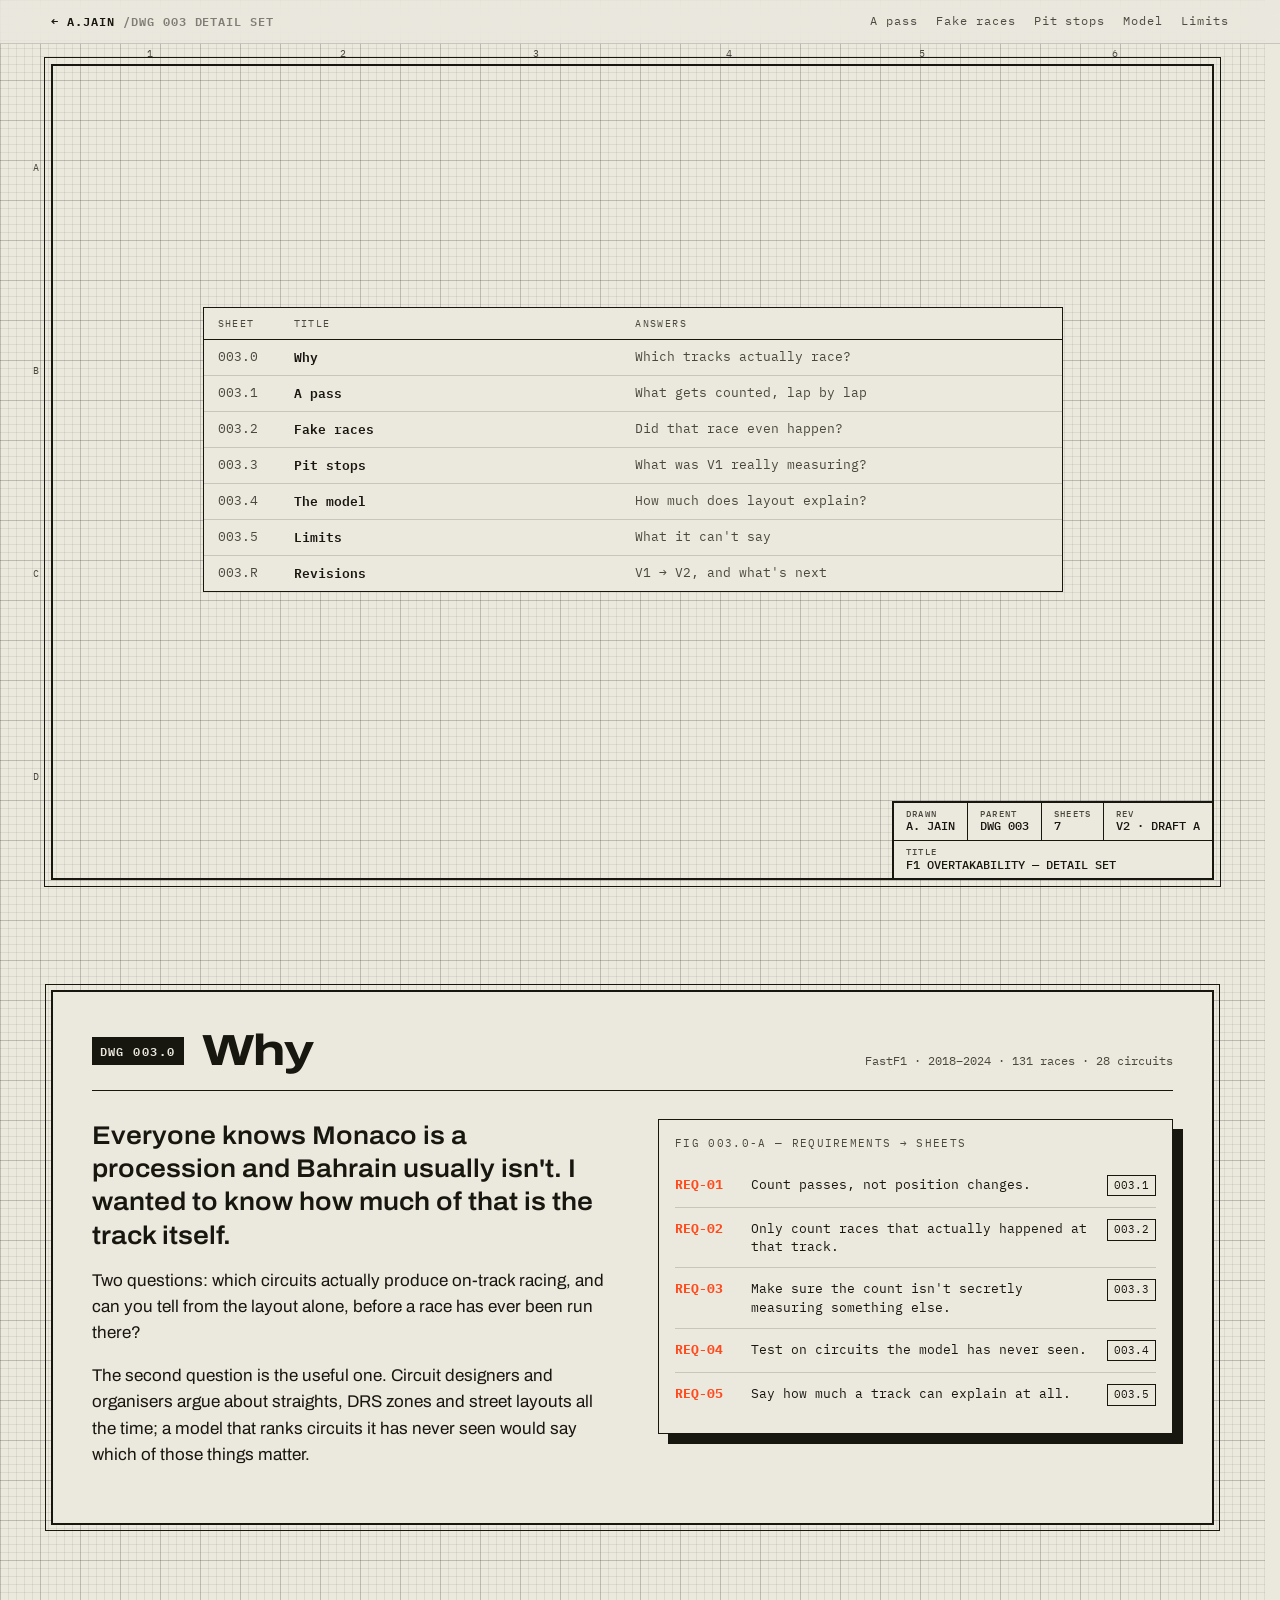
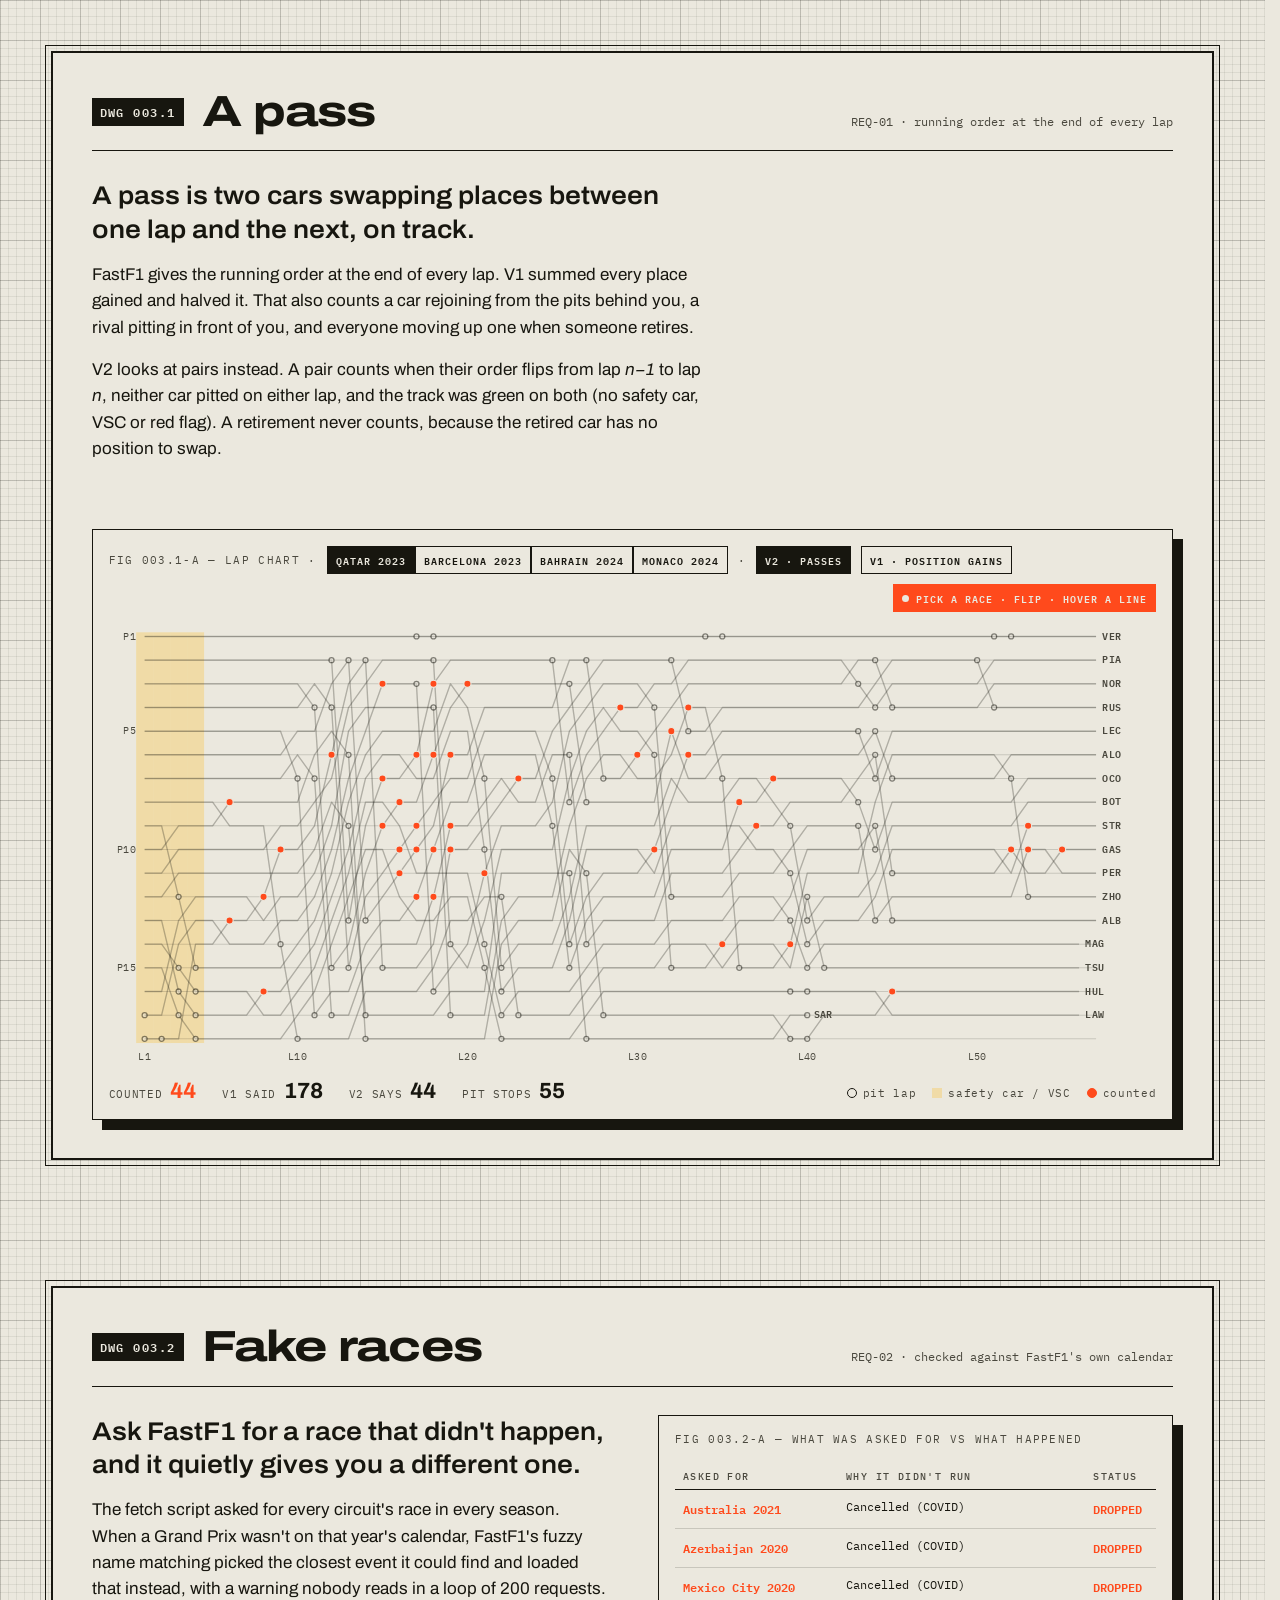
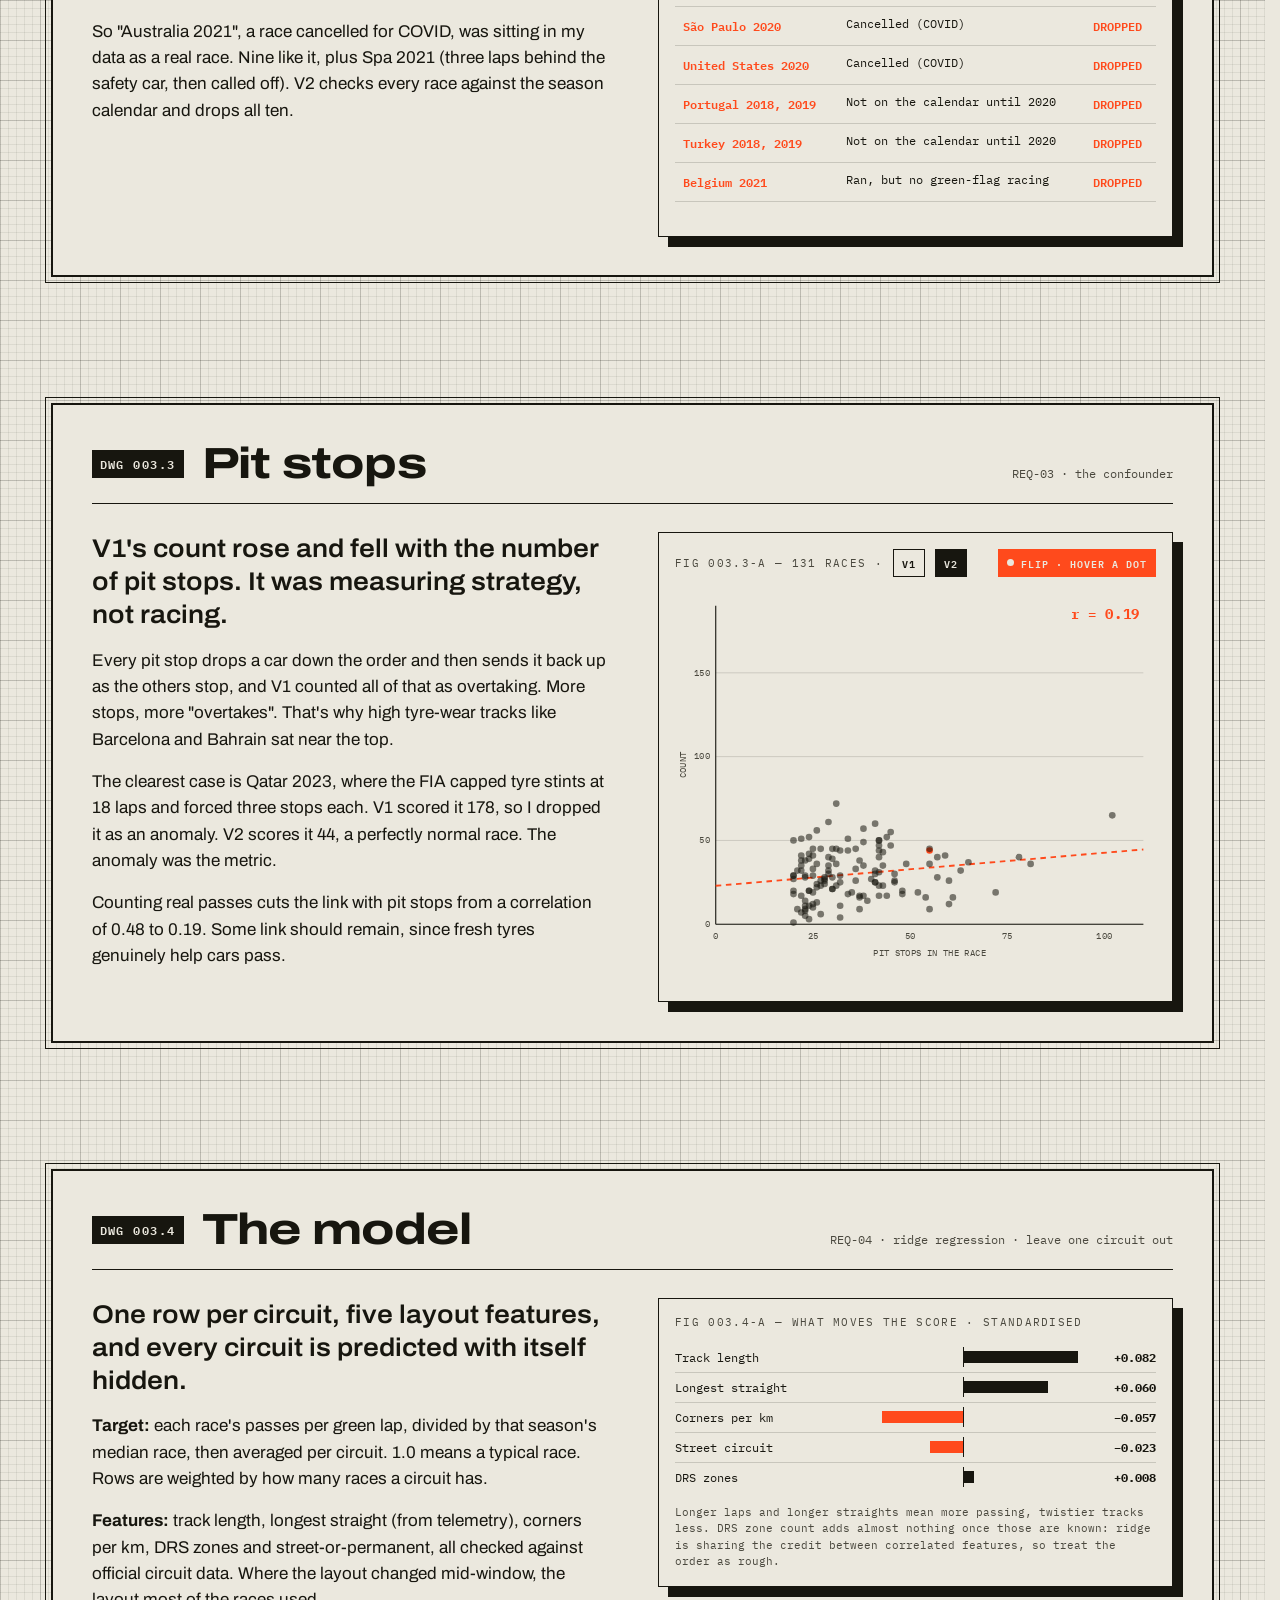
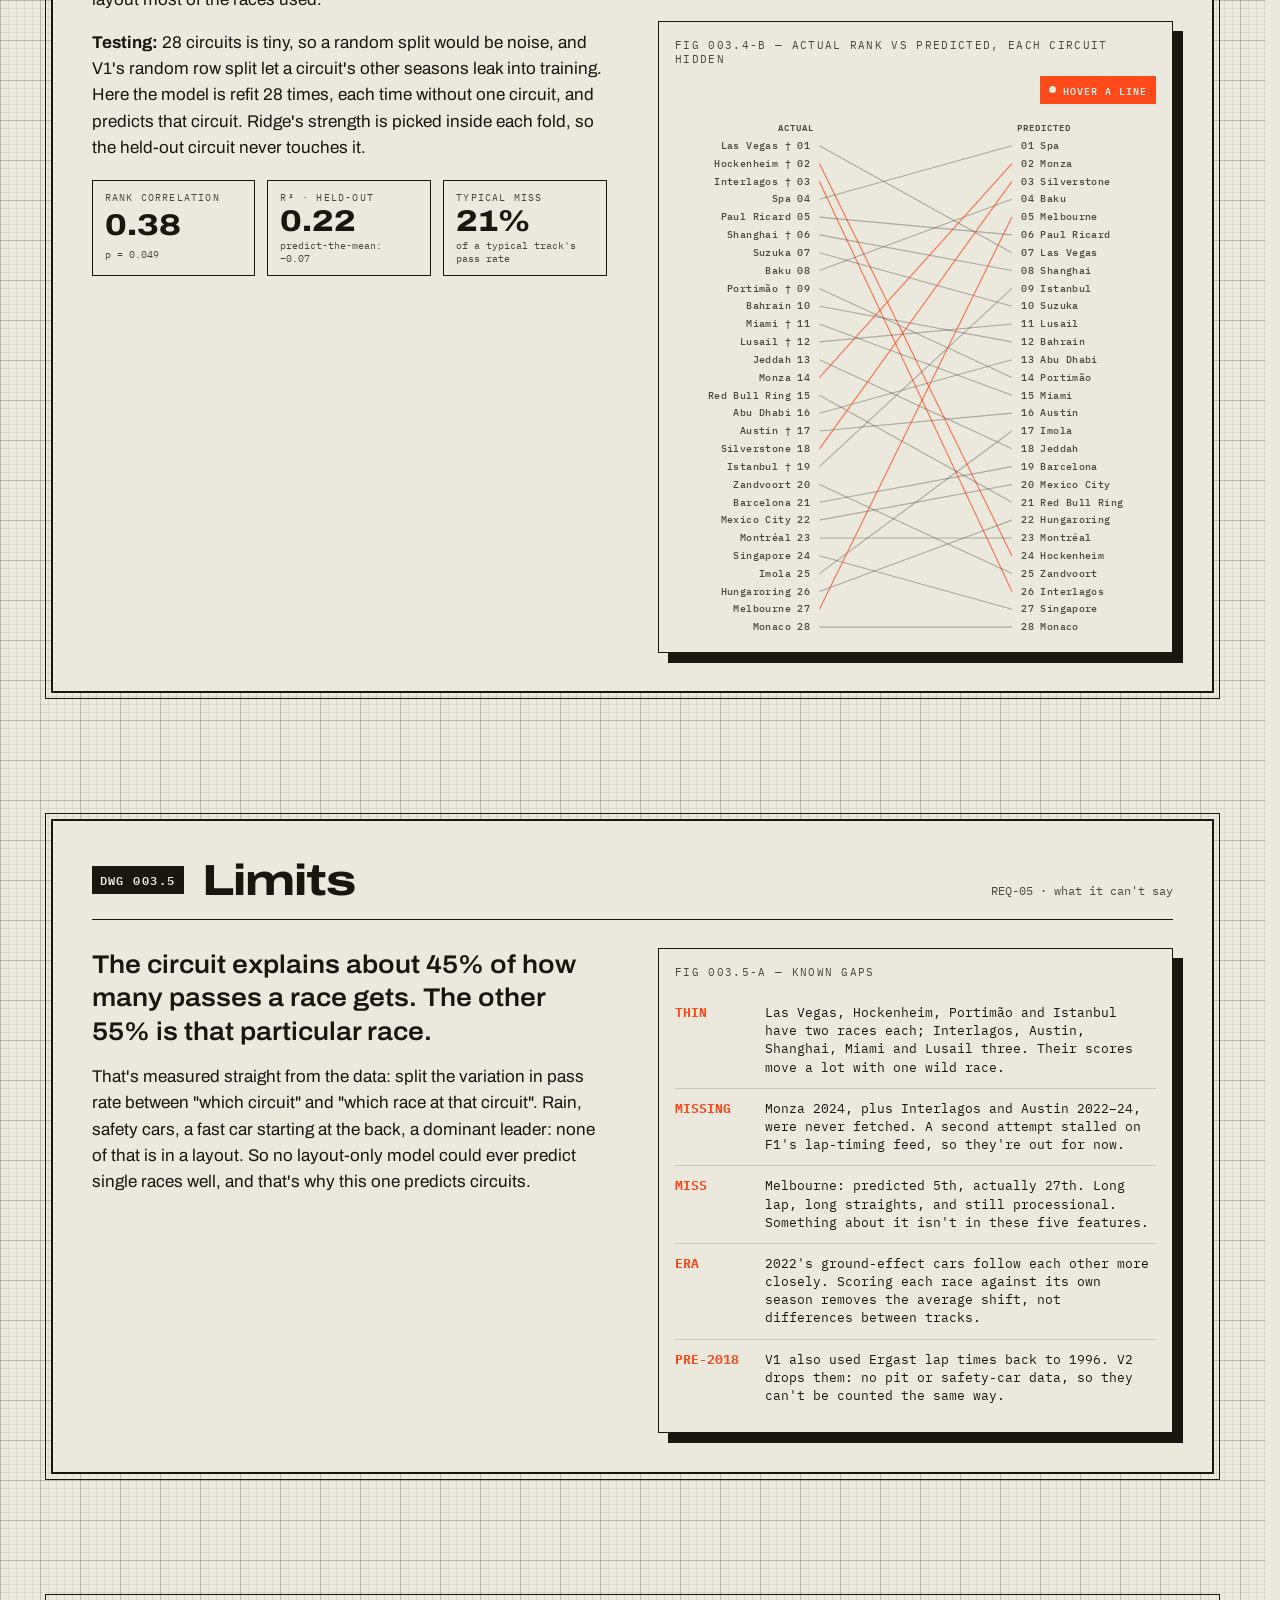
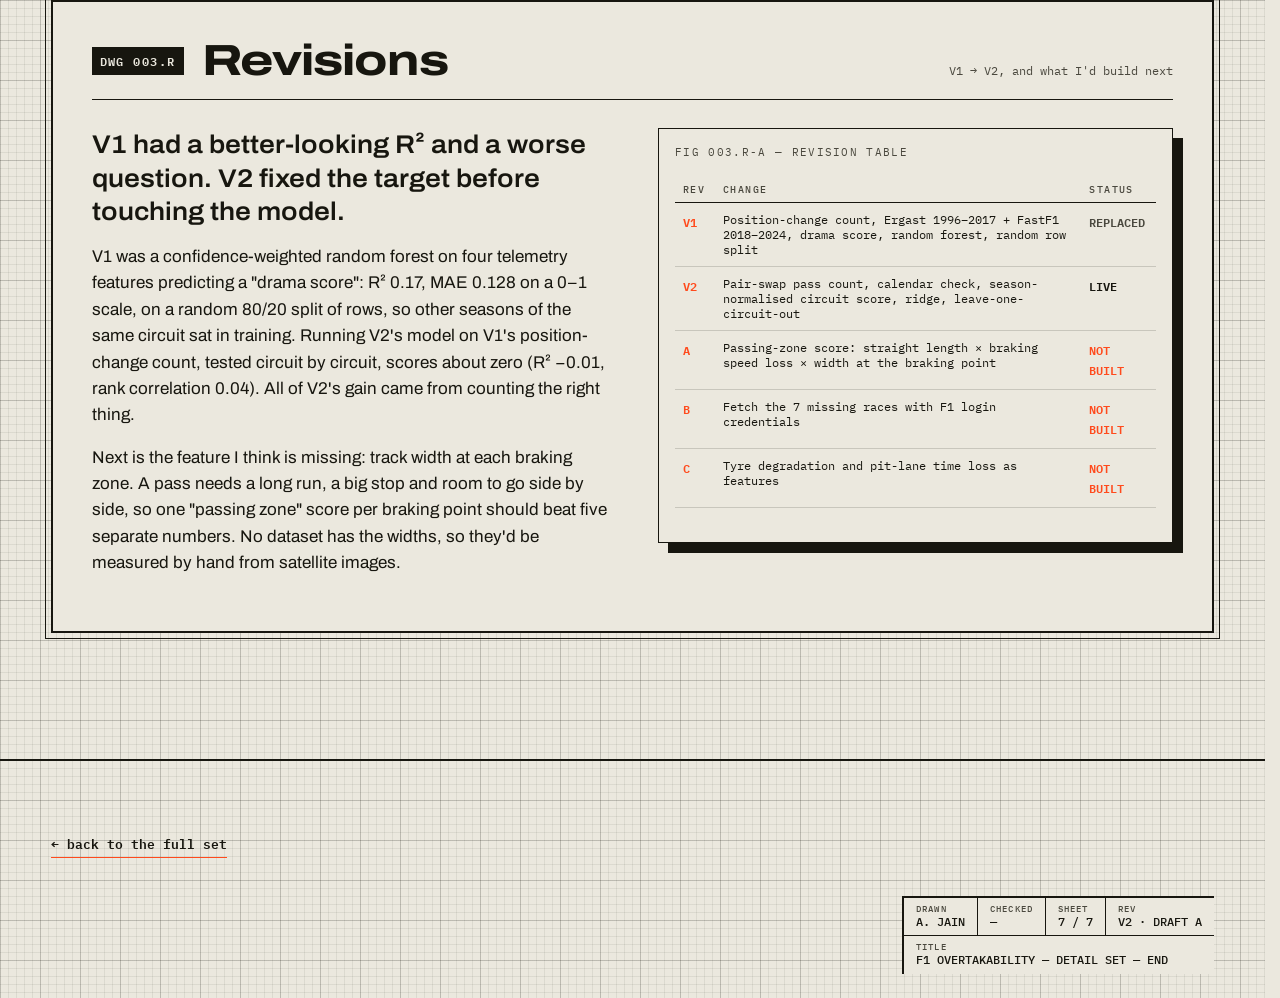
<file: f1/index.html>
<!DOCTYPE html>
<html lang="en">
<head>
<meta charset="utf-8">
<meta name="viewport" content="width=device-width, initial-scale=1">
<title>F1 Overtakability, taken apart — Arsh Jain</title>
<meta name="description" content="Detail drawing set for F1 Overtakability: what counts as a pass, the races FastF1 quietly substituted, why the first version measured pit stops, and a layout-only model tested on circuits it never saw.">
<link rel="preconnect" href="https://fonts.googleapis.com">
<link rel="preconnect" href="https://fonts.gstatic.com" crossorigin>
<link href="https://fonts.googleapis.com/css2?family=Archivo:wdth,wght@62..125,100..900&family=IBM+Plex+Mono:wght@400;500;600&family=Caveat:wght@600;700&display=swap" rel="stylesheet">
<link rel="stylesheet" href="../css/style.css?v=2611290100">
<link rel="stylesheet" href="../lecturelens/geek.css?v=2611290100">
<link rel="stylesheet" href="fgeek.css?v=2611290100">
</head>
<body class="geek">

<header class="topbar">
  <a class="mark" href="../#f1">← A.JAIN<span>/DWG 003 DETAIL SET</span></a>
  <nav>
    <a href="#s1">A pass</a>
    <a href="#s2">Fake races</a>
    <a href="#s3">Pit stops</a>
    <a href="#s4">Model</a>
    <a href="#s5">Limits</a>
  </nav>
</header>

<main>

<!-- ============ COVER ============ -->
<section class="cover">
  <div class="frame cover-frame">
    <div class="zones zones-top" aria-hidden="true"><span>1</span><span>2</span><span>3</span><span>4</span><span>5</span><span>6</span></div>
    <div class="zones zones-side" aria-hidden="true"><span>A</span><span>B</span><span>C</span><span>D</span></div>

    <ol class="dreg" aria-label="Drawing register">
      <li class="reg-head"><span>SHEET</span><span>TITLE</span><span>ANSWERS</span></li>
      <li><a href="#s0"><span>003.0</span><span>Why</span><span>Which tracks actually race?</span></a></li>
      <li><a href="#s1"><span>003.1</span><span>A pass</span><span>What gets counted, lap by lap</span></a></li>
      <li><a href="#s2"><span>003.2</span><span>Fake races</span><span>Did that race even happen?</span></a></li>
      <li><a href="#s3"><span>003.3</span><span>Pit stops</span><span>What was V1 really measuring?</span></a></li>
      <li><a href="#s4"><span>003.4</span><span>The model</span><span>How much does layout explain?</span></a></li>
      <li><a href="#s5"><span>003.5</span><span>Limits</span><span>What it can't say</span></a></li>
      <li><a href="#sR"><span>003.R</span><span>Revisions</span><span>V1 → V2, and what's next</span></a></li>
    </ol>

    <div class="titleblock">
      <div><small>DRAWN</small>A. JAIN</div>
      <div><small>PARENT</small>DWG 003</div>
      <div><small>SHEETS</small>7</div>
      <div><small>REV</small>V2 · DRAFT A</div>
      <div class="wide"><small>TITLE</small>F1 OVERTAKABILITY — DETAIL SET</div>
    </div>
  </div>
</section>

<!-- ============ 003.0 WHY ============ -->
<article class="sheet" id="s0" data-reveal>
  <header class="sheet-head">
    <span class="dwg">DWG 003.0</span>
    <h3>Why</h3>
    <span class="tag">FastF1 · 2018–2024 · 131 races · 28 circuits</span>
  </header>
  <div class="sheet-body">
    <div class="copy">
      <p class="big">Everyone knows Monaco is a procession and Bahrain usually isn't. I wanted to know how much of that is the track itself.</p>
      <p>Two questions: which circuits actually produce on-track racing, and can you tell from the layout alone, before a race has ever been run there?</p>
      <p>The second question is the useful one. Circuit designers and organisers argue about straights, DRS zones and street layouts all the time; a model that ranks circuits it has never seen would say which of those things matter.</p>
    </div>
    <figure class="fig">
      <figcaption class="fig-cap">FIG 003.0-A — REQUIREMENTS → SHEETS</figcaption>
      <ol class="reqs">
        <li><b>REQ-01</b><span>Count passes, not position changes.</span><a href="#s1">003.1</a></li>
        <li><b>REQ-02</b><span>Only count races that actually happened at that track.</span><a href="#s2">003.2</a></li>
        <li><b>REQ-03</b><span>Make sure the count isn't secretly measuring something else.</span><a href="#s3">003.3</a></li>
        <li><b>REQ-04</b><span>Test on circuits the model has never seen.</span><a href="#s4">003.4</a></li>
        <li><b>REQ-05</b><span>Say how much a track can explain at all.</span><a href="#s5">003.5</a></li>
      </ol>
    </figure>
  </div>
</article>

<!-- ============ 003.1 A PASS ============ -->
<article class="sheet" id="s1" data-reveal>
  <header class="sheet-head">
    <span class="dwg">DWG 003.1</span>
    <h3>A pass</h3>
    <span class="tag">REQ-01 · running order at the end of every lap</span>
  </header>
  <div class="sheet-body single">
    <div class="copy narrow">
      <p class="big">A pass is two cars swapping places between one lap and the next, on track.</p>
      <p>FastF1 gives the running order at the end of every lap. V1 summed every place gained and halved it. That also counts a car rejoining from the pits behind you, a rival pitting in front of you, and everyone moving up one when someone retires.</p>
      <p>V2 looks at pairs instead. A pair counts when their order flips from lap <i>n−1</i> to lap <i>n</i>, neither car pitted on either lap, and the track was green on both (no safety car, VSC or red flag). A retirement never counts, because the retired car has no position to swap.</p>
    </div>
    <figure class="fig fig-wide">
      <figcaption class="fig-cap">FIG 003.1-A — LAP CHART · <span id="lcRaces"></span> · <button class="chip on" id="lcV2">V2 · PASSES</button><button class="chip" id="lcV1">V1 · POSITION GAINS</button><span class="try">PICK A RACE · FLIP · HOVER A LINE</span></figcaption>
      <div class="lc-wrap"><svg id="lc" viewBox="0 0 1000 420" role="img" aria-label="Lap chart with counted overtakes marked"></svg></div>
      <div class="lc-read" aria-live="polite">
        <p><span>COUNTED</span><b id="lcN">—</b></p>
        <p><span>V1 SAID</span><b id="lcV1n">—</b></p>
        <p><span>V2 SAYS</span><b id="lcV2n">—</b></p>
        <p><span>PIT STOPS</span><b id="lcStops">—</b></p>
        <p class="lc-key"><i class="k-pit"></i>pit lap <i class="k-sc"></i>safety car / VSC <i class="k-ev"></i>counted</p>
      </div>
    </figure>
  </div>
</article>

<!-- ============ 003.2 FAKE RACES ============ -->
<article class="sheet" id="s2" data-reveal>
  <header class="sheet-head">
    <span class="dwg">DWG 003.2</span>
    <h3>Fake races</h3>
    <span class="tag">REQ-02 · checked against FastF1's own calendar</span>
  </header>
  <div class="sheet-body">
    <div class="copy">
      <p class="big">Ask FastF1 for a race that didn't happen, and it quietly gives you a different one.</p>
      <p>The fetch script asked for every circuit's race in every season. When a Grand Prix wasn't on that year's calendar, FastF1's fuzzy name matching picked the closest event it could find and loaded that instead, with a warning nobody reads in a loop of 200 requests.</p>
      <p>So "Australia 2021", a race cancelled for COVID, was sitting in my data as a real race. Nine like it, plus Spa 2021 (three laps behind the safety car, then called off). V2 checks every race against the season calendar and drops all ten.</p>
    </div>
    <figure class="fig">
      <figcaption class="fig-cap">FIG 003.2-A — WHAT WAS ASKED FOR vs WHAT HAPPENED</figcaption>
      <table class="revs fk">
        <thead><tr><th>ASKED FOR</th><th>WHY IT DIDN'T RUN</th><th>STATUS</th></tr></thead>
        <tbody>
          <tr><td>Australia 2021</td><td>Cancelled (COVID)</td><td class="st-cut">DROPPED</td></tr>
          <tr><td>Azerbaijan 2020</td><td>Cancelled (COVID)</td><td class="st-cut">DROPPED</td></tr>
          <tr><td>Mexico City 2020</td><td>Cancelled (COVID)</td><td class="st-cut">DROPPED</td></tr>
          <tr><td>São Paulo 2020</td><td>Cancelled (COVID)</td><td class="st-cut">DROPPED</td></tr>
          <tr><td>United States 2020</td><td>Cancelled (COVID)</td><td class="st-cut">DROPPED</td></tr>
          <tr><td>Portugal 2018, 2019</td><td>Not on the calendar until 2020</td><td class="st-cut">DROPPED</td></tr>
          <tr><td>Turkey 2018, 2019</td><td>Not on the calendar until 2020</td><td class="st-cut">DROPPED</td></tr>
          <tr><td>Belgium 2021</td><td>Ran, but no green-flag racing</td><td class="st-cut">DROPPED</td></tr>
        </tbody>
      </table>
    </figure>
  </div>
</article>

<!-- ============ 003.3 PIT STOPS ============ -->
<article class="sheet" id="s3" data-reveal>
  <header class="sheet-head">
    <span class="dwg">DWG 003.3</span>
    <h3>Pit stops</h3>
    <span class="tag">REQ-03 · the confounder</span>
  </header>
  <div class="sheet-body">
    <div class="copy">
      <p class="big">V1's count rose and fell with the number of pit stops. It was measuring strategy, not racing.</p>
      <p>Every pit stop drops a car down the order and then sends it back up as the others stop, and V1 counted all of that as overtaking. More stops, more "overtakes". That's why high tyre-wear tracks like Barcelona and Bahrain sat near the top.</p>
      <p>The clearest case is Qatar 2023, where the FIA capped tyre stints at 18 laps and forced three stops each. V1 scored it 178, so I dropped it as an anomaly. V2 scores it 44, a perfectly normal race. The anomaly was the metric.</p>
      <p>Counting real passes cuts the link with pit stops from a correlation of 0.48 to 0.19. Some link should remain, since fresh tyres genuinely help cars pass.</p>
    </div>
    <figure class="fig">
      <figcaption class="fig-cap">FIG 003.3-A — 131 RACES · <button class="chip" id="scV1">V1</button><button class="chip on" id="scV2">V2</button><span class="try">FLIP · HOVER A DOT</span></figcaption>
      <svg id="sc" viewBox="0 0 520 400" role="img" aria-label="Count per race against number of pit stops"></svg>
      <p class="sc-read" id="scRead" aria-live="polite">&nbsp;</p>
    </figure>
  </div>
</article>

<!-- ============ 003.4 MODEL ============ -->
<article class="sheet" id="s4" data-reveal>
  <header class="sheet-head">
    <span class="dwg">DWG 003.4</span>
    <h3>The model</h3>
    <span class="tag">REQ-04 · ridge regression · leave one circuit out</span>
  </header>
  <div class="sheet-body">
    <div class="copy">
      <p class="big">One row per circuit, five layout features, and every circuit is predicted with itself hidden.</p>
      <p><b>Target:</b> each race's passes per green lap, divided by that season's median race, then averaged per circuit. 1.0 means a typical race. Rows are weighted by how many races a circuit has.</p>
      <p><b>Features:</b> track length, longest straight (from telemetry), corners per km, DRS zones and street-or-permanent, all checked against official circuit data. Where the layout changed mid-window, the layout most of the races used.</p>
      <p><b>Testing:</b> 28 circuits is tiny, so a random split would be noise, and V1's random row split let a circuit's other seasons leak into training. Here the model is refit 28 times, each time without one circuit, and predicts that circuit. Ridge's strength is picked inside each fold, so the held-out circuit never touches it.</p>
      <ul class="stat-list">
        <li><span>RANK CORRELATION</span><b>0.38</b><em>p = 0.049</em></li>
        <li><span>R² · HELD-OUT</span><b>0.22</b><em>predict-the-mean: −0.07</em></li>
        <li><span>TYPICAL MISS</span><b>21%</b><em>of a typical track's pass rate</em></li>
      </ul>
    </div>
    <div class="fig-stack">
      <figure class="fig">
        <figcaption class="fig-cap">FIG 003.4-A — WHAT MOVES THE SCORE · STANDARDISED</figcaption>
        <ol class="coef" id="coef"></ol>
        <p class="fig-note">Longer laps and longer straights mean more passing, twistier tracks less. DRS zone count adds almost nothing once those are known: ridge is sharing the credit between correlated features, so treat the order as rough.</p>
      </figure>
      <figure class="fig">
        <figcaption class="fig-cap">FIG 003.4-B — ACTUAL RANK vs PREDICTED, EACH CIRCUIT HIDDEN<span class="try">HOVER A LINE</span></figcaption>
        <svg id="sl" viewBox="0 0 520 560" role="img" aria-label="Slope chart from actual rank to predicted rank"></svg>
      </figure>
    </div>
  </div>
</article>

<!-- ============ 003.5 LIMITS ============ -->
<article class="sheet" id="s5" data-reveal>
  <header class="sheet-head">
    <span class="dwg">DWG 003.5</span>
    <h3>Limits</h3>
    <span class="tag">REQ-05 · what it can't say</span>
  </header>
  <div class="sheet-body">
    <div class="copy">
      <p class="big">The circuit explains about 45% of how many passes a race gets. The other 55% is that particular race.</p>
      <p>That's measured straight from the data: split the variation in pass rate between "which circuit" and "which race at that circuit". Rain, safety cars, a fast car starting at the back, a dominant leader: none of that is in a layout. So no layout-only model could ever predict single races well, and that's why this one predicts circuits.</p>
    </div>
    <figure class="fig">
      <figcaption class="fig-cap">FIG 003.5-A — KNOWN GAPS</figcaption>
      <ol class="reqs gaps">
        <li><b>THIN</b><span>Las Vegas, Hockenheim, Portimão and Istanbul have two races each; Interlagos, Austin, Shanghai, Miami and Lusail three. Their scores move a lot with one wild race.</span></li>
        <li><b>MISSING</b><span>Monza 2024, plus Interlagos and Austin 2022–24, were never fetched. A second attempt stalled on F1's lap-timing feed, so they're out for now.</span></li>
        <li><b>MISS</b><span>Melbourne: predicted 5th, actually 27th. Long lap, long straights, and still processional. Something about it isn't in these five features.</span></li>
        <li><b>ERA</b><span>2022's ground-effect cars follow each other more closely. Scoring each race against its own season removes the average shift, not differences between tracks.</span></li>
        <li><b>PRE-2018</b><span>V1 also used Ergast lap times back to 1996. V2 drops them: no pit or safety-car data, so they can't be counted the same way.</span></li>
      </ol>
    </figure>
  </div>
</article>

<!-- ============ 003.R REVISIONS ============ -->
<article class="sheet" id="sR" data-reveal>
  <header class="sheet-head">
    <span class="dwg">DWG 003.R</span>
    <h3>Revisions</h3>
    <span class="tag">V1 → V2, and what I'd build next</span>
  </header>
  <div class="sheet-body">
    <div class="copy">
      <p class="big">V1 had a better-looking R² and a worse question. V2 fixed the target before touching the model.</p>
      <p>V1 was a confidence-weighted random forest on four telemetry features predicting a "drama score": R² 0.17, MAE 0.128 on a 0–1 scale, on a random 80/20 split of rows, so other seasons of the same circuit sat in training. Running V2's model on V1's position-change count, tested circuit by circuit, scores about zero (R² −0.01, rank correlation 0.04). All of V2's gain came from counting the right thing.</p>
      <p>Next is the feature I think is missing: track width at each braking zone. A pass needs a long run, a big stop and room to go side by side, so one "passing zone" score per braking point should beat five separate numbers. No dataset has the widths, so they'd be measured by hand from satellite images.</p>
    </div>
    <figure class="fig">
      <figcaption class="fig-cap">FIG 003.R-A — REVISION TABLE</figcaption>
      <table class="revs">
        <thead><tr><th>REV</th><th>CHANGE</th><th>STATUS</th></tr></thead>
        <tbody>
          <tr><td>V1</td><td>Position-change count, Ergast 1996–2017 + FastF1 2018–2024, drama score, random forest, random row split</td><td class="st-pause">REPLACED</td></tr>
          <tr><td>V2</td><td>Pair-swap pass count, calendar check, season-normalised circuit score, ridge, leave-one-circuit-out</td><td class="st-ok">LIVE</td></tr>
          <tr><td>A</td><td>Passing-zone score: straight length × braking speed loss × width at the braking point</td><td class="st-cut">NOT BUILT</td></tr>
          <tr><td>B</td><td>Fetch the 7 missing races with F1 login credentials</td><td class="st-cut">NOT BUILT</td></tr>
          <tr><td>C</td><td>Tyre degradation and pit-lane time loss as features</td><td class="st-cut">NOT BUILT</td></tr>
        </tbody>
      </table>
    </figure>
  </div>
</article>

</main>

<footer class="geek-end">
  <a class="link" href="../#f1">← back to the full set</a>
  <div class="titleblock end">
    <div><small>DRAWN</small>A. JAIN</div>
    <div><small>CHECKED</small>—</div>
    <div><small>SHEET</small>7 / 7</div>
    <div><small>REV</small>V2 · DRAFT A</div>
    <div class="wide"><small>TITLE</small>F1 OVERTAKABILITY — DETAIL SET — END</div>
  </div>
</footer>

<script src="geek.js?v=2611290100"></script>
</body>
</html>
</file>
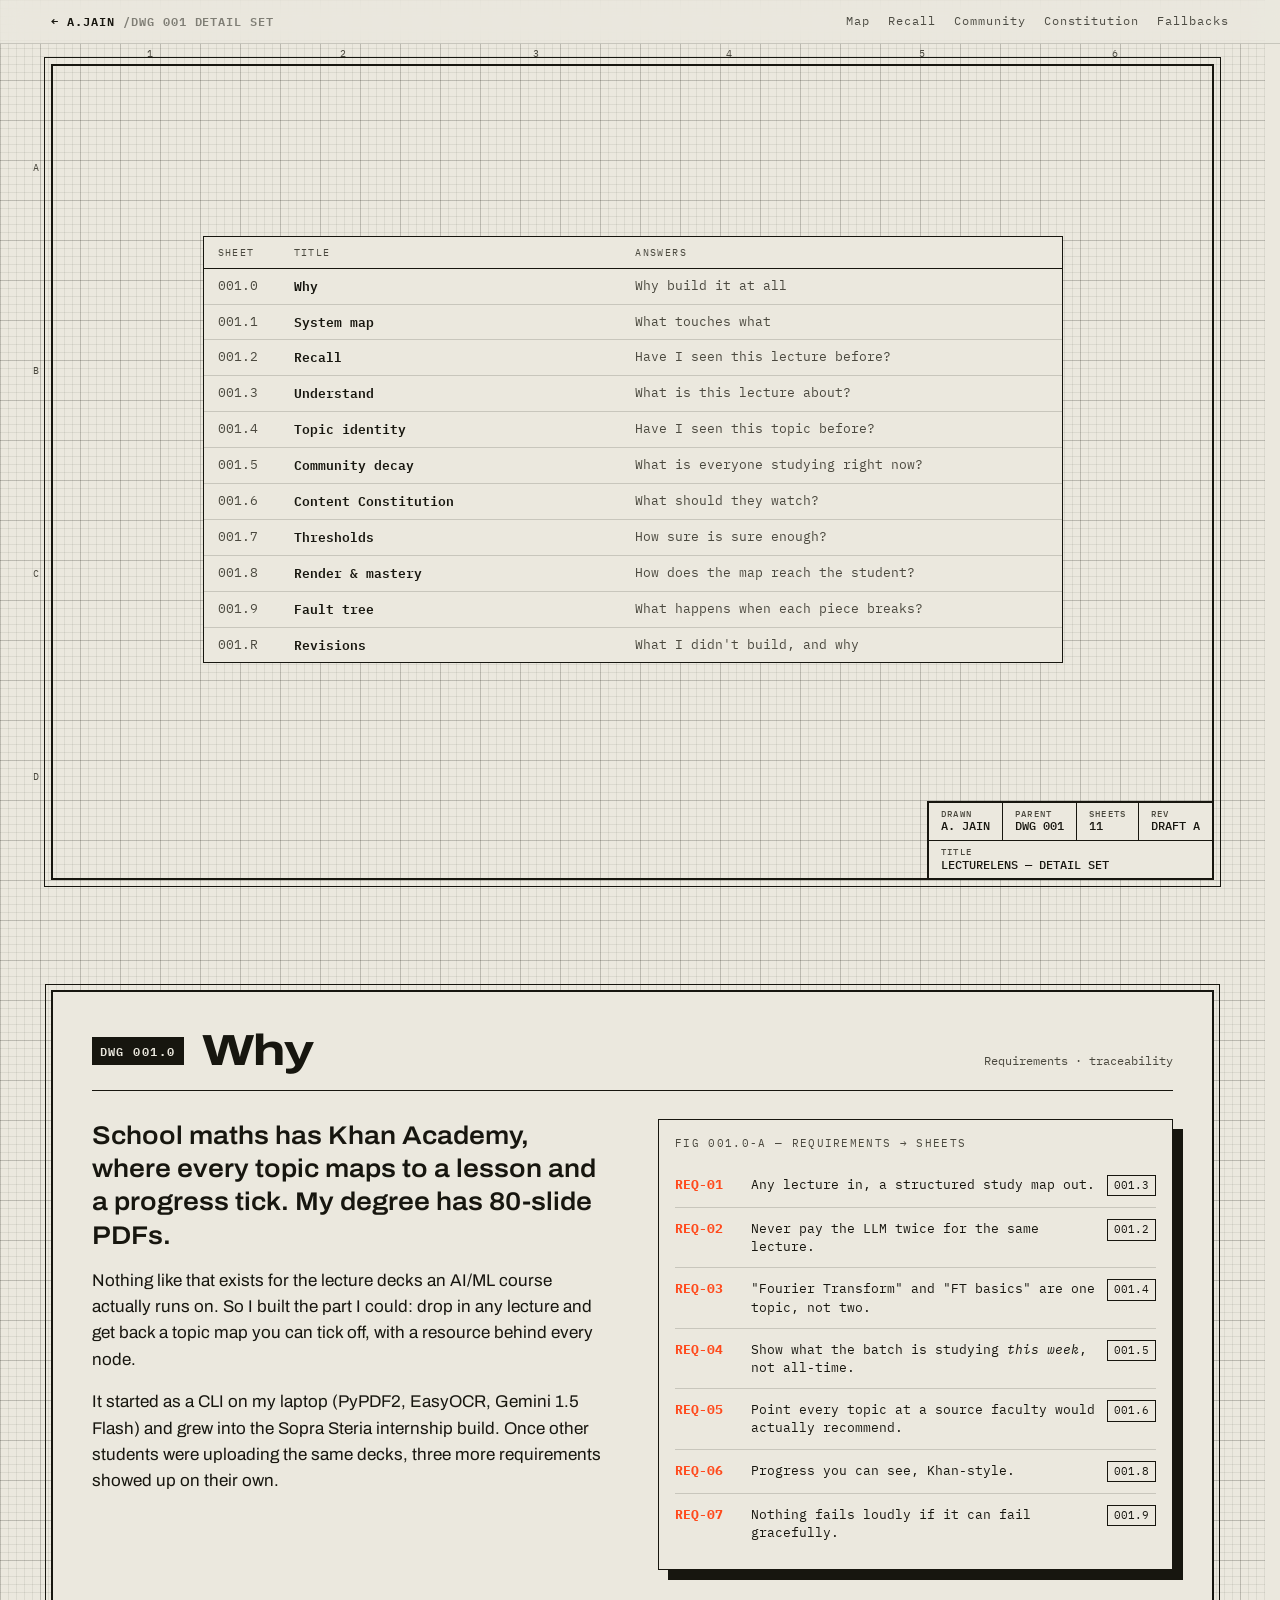
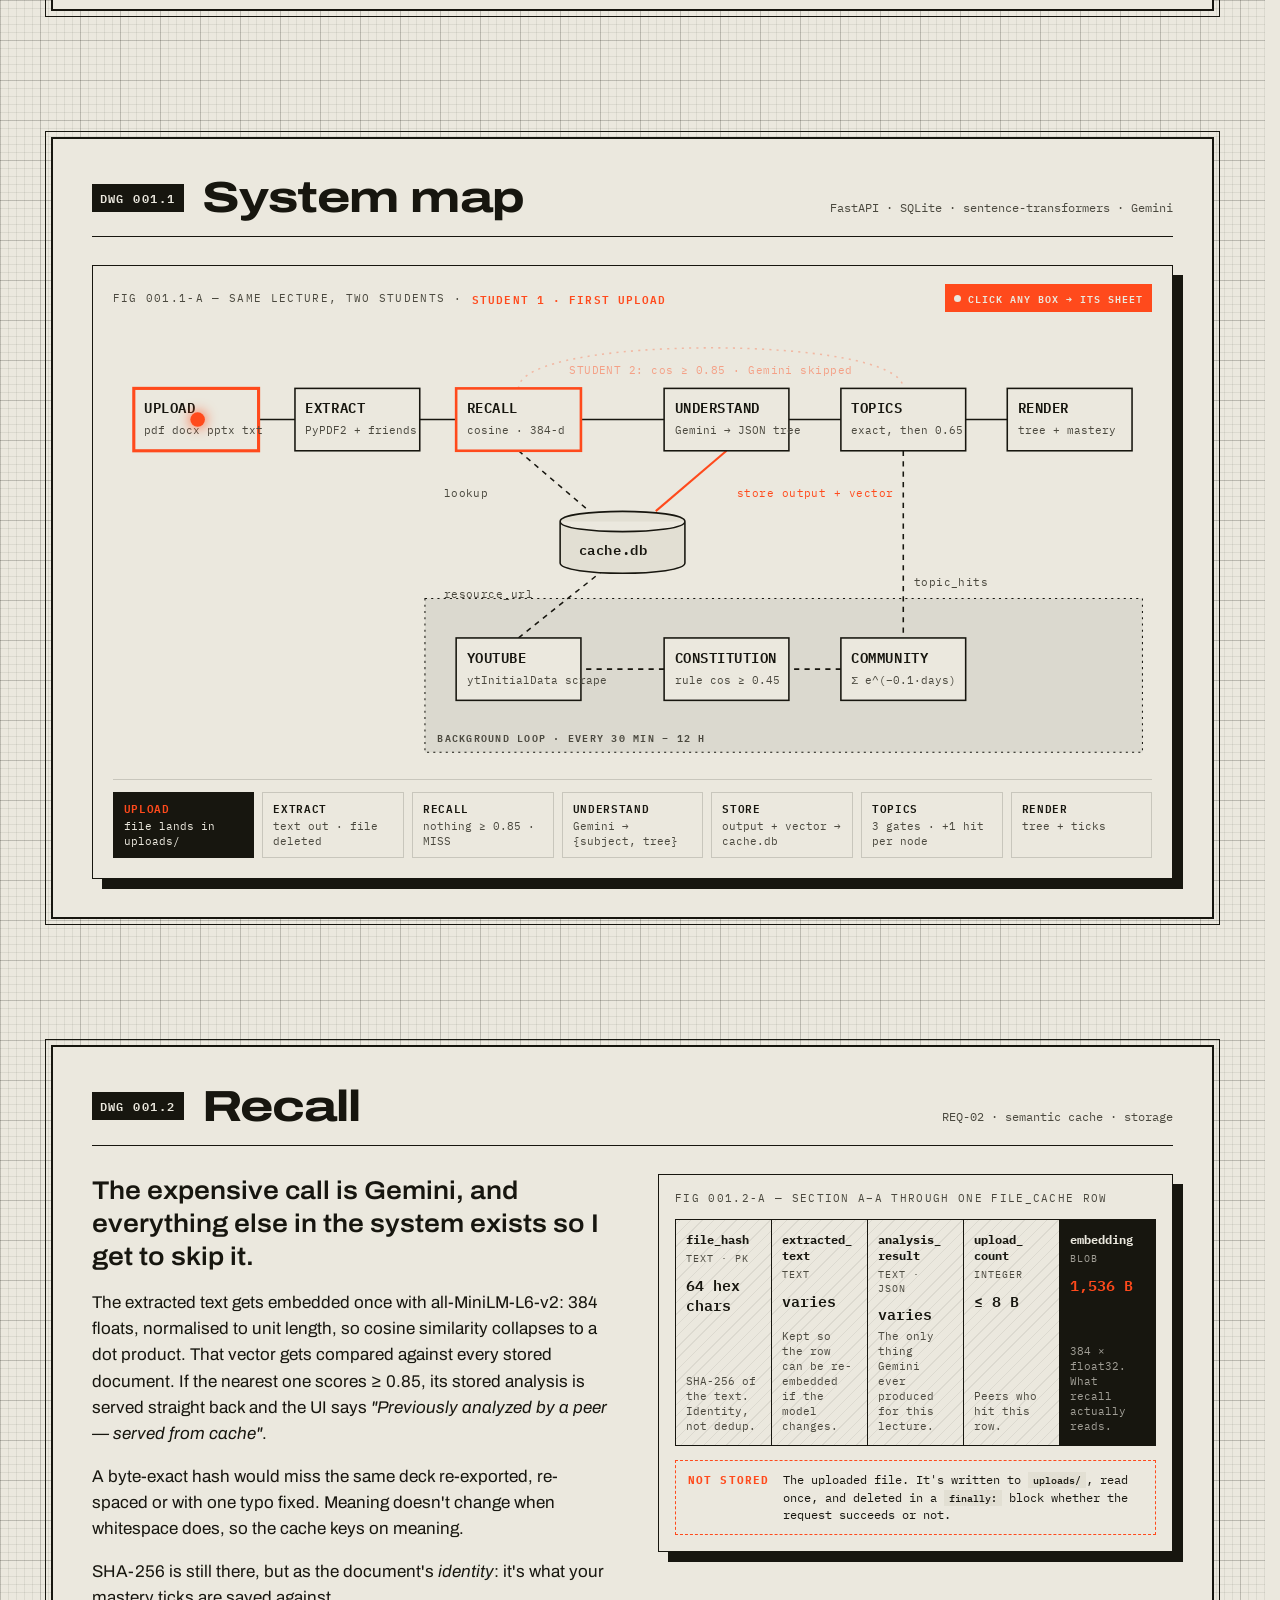
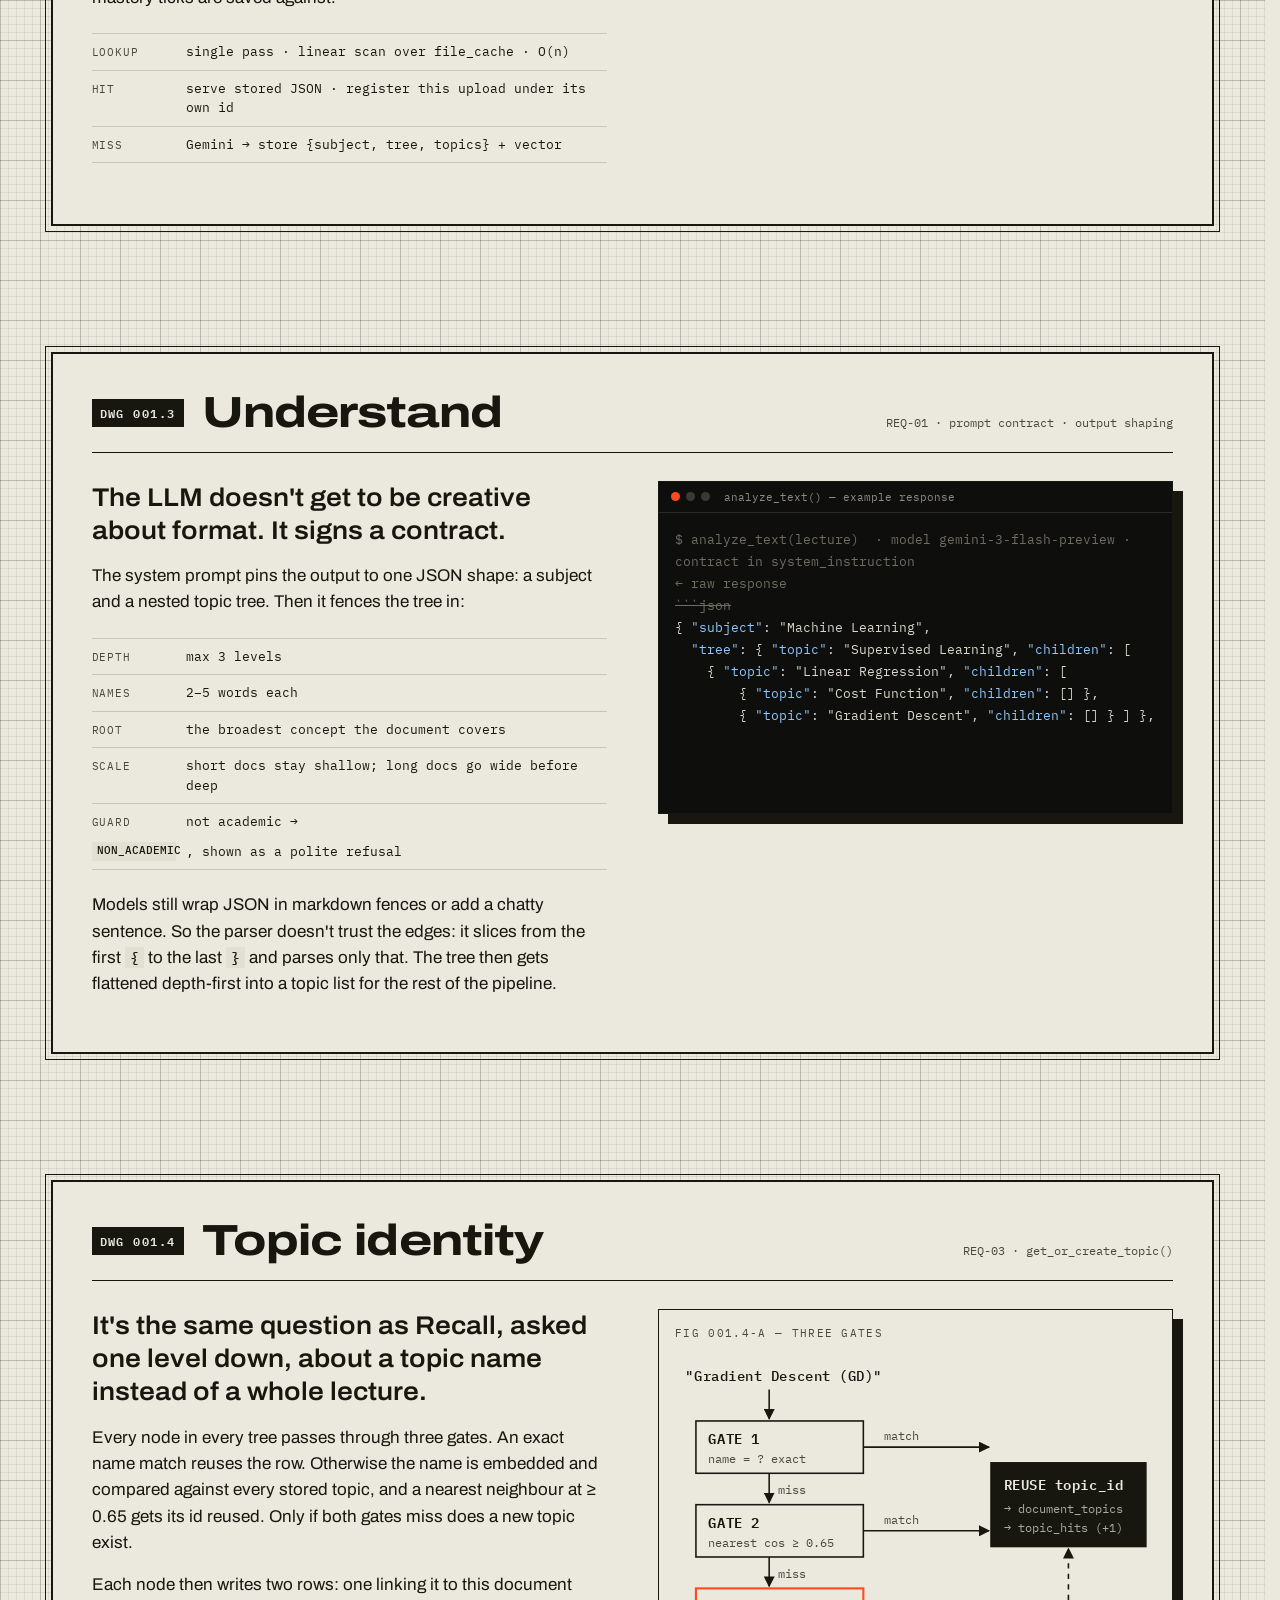
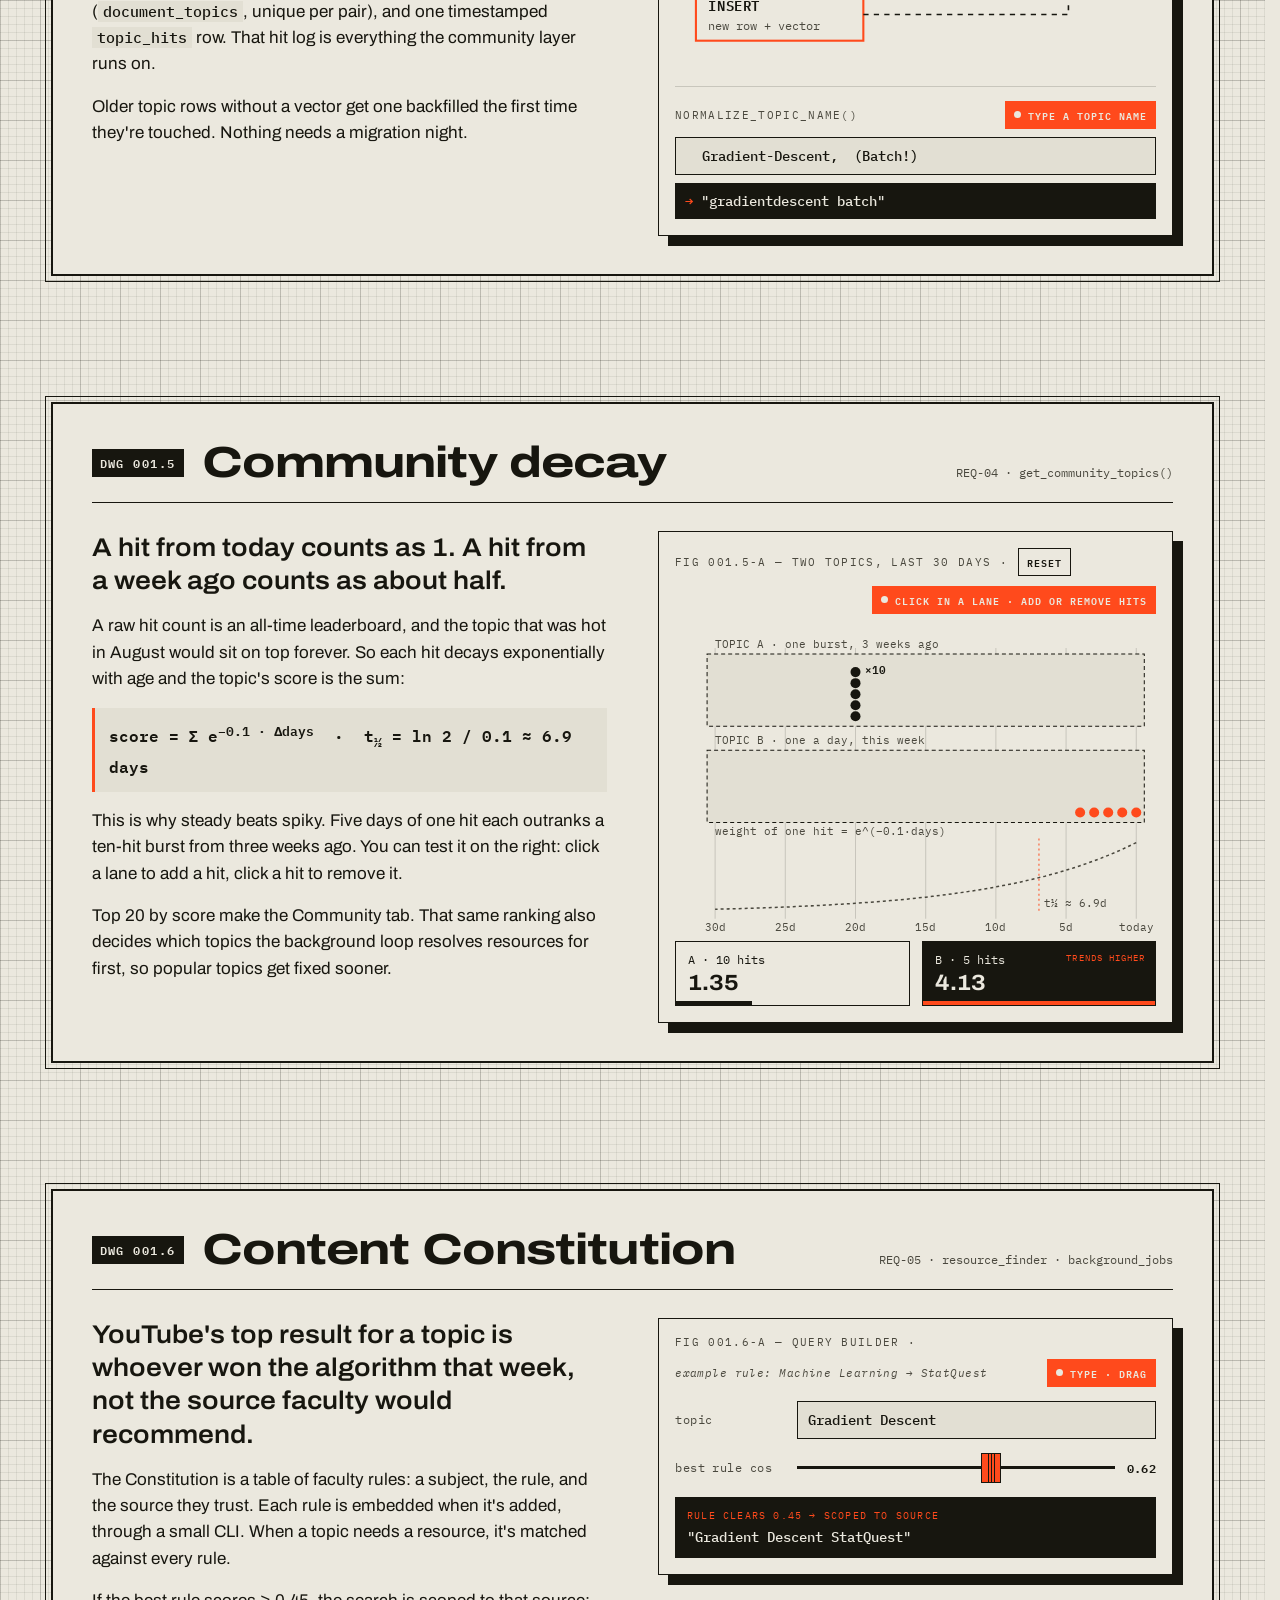
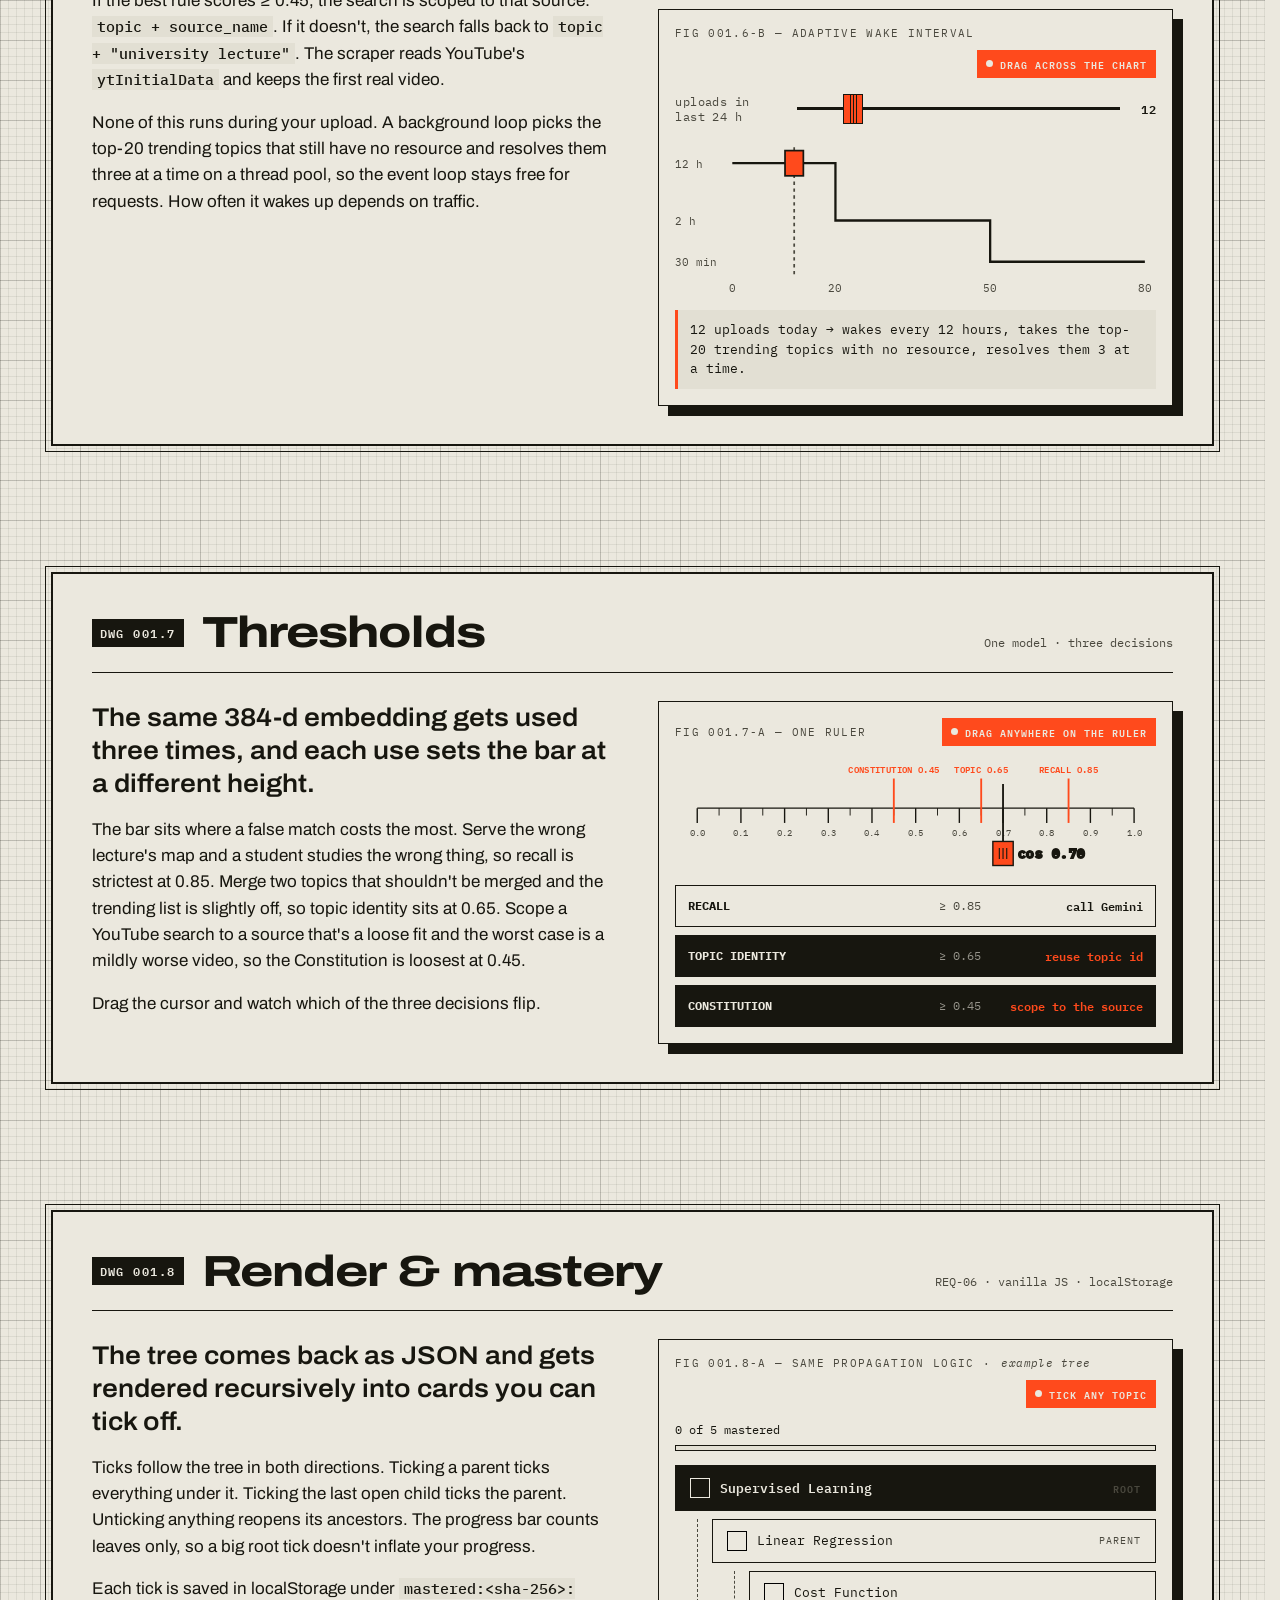
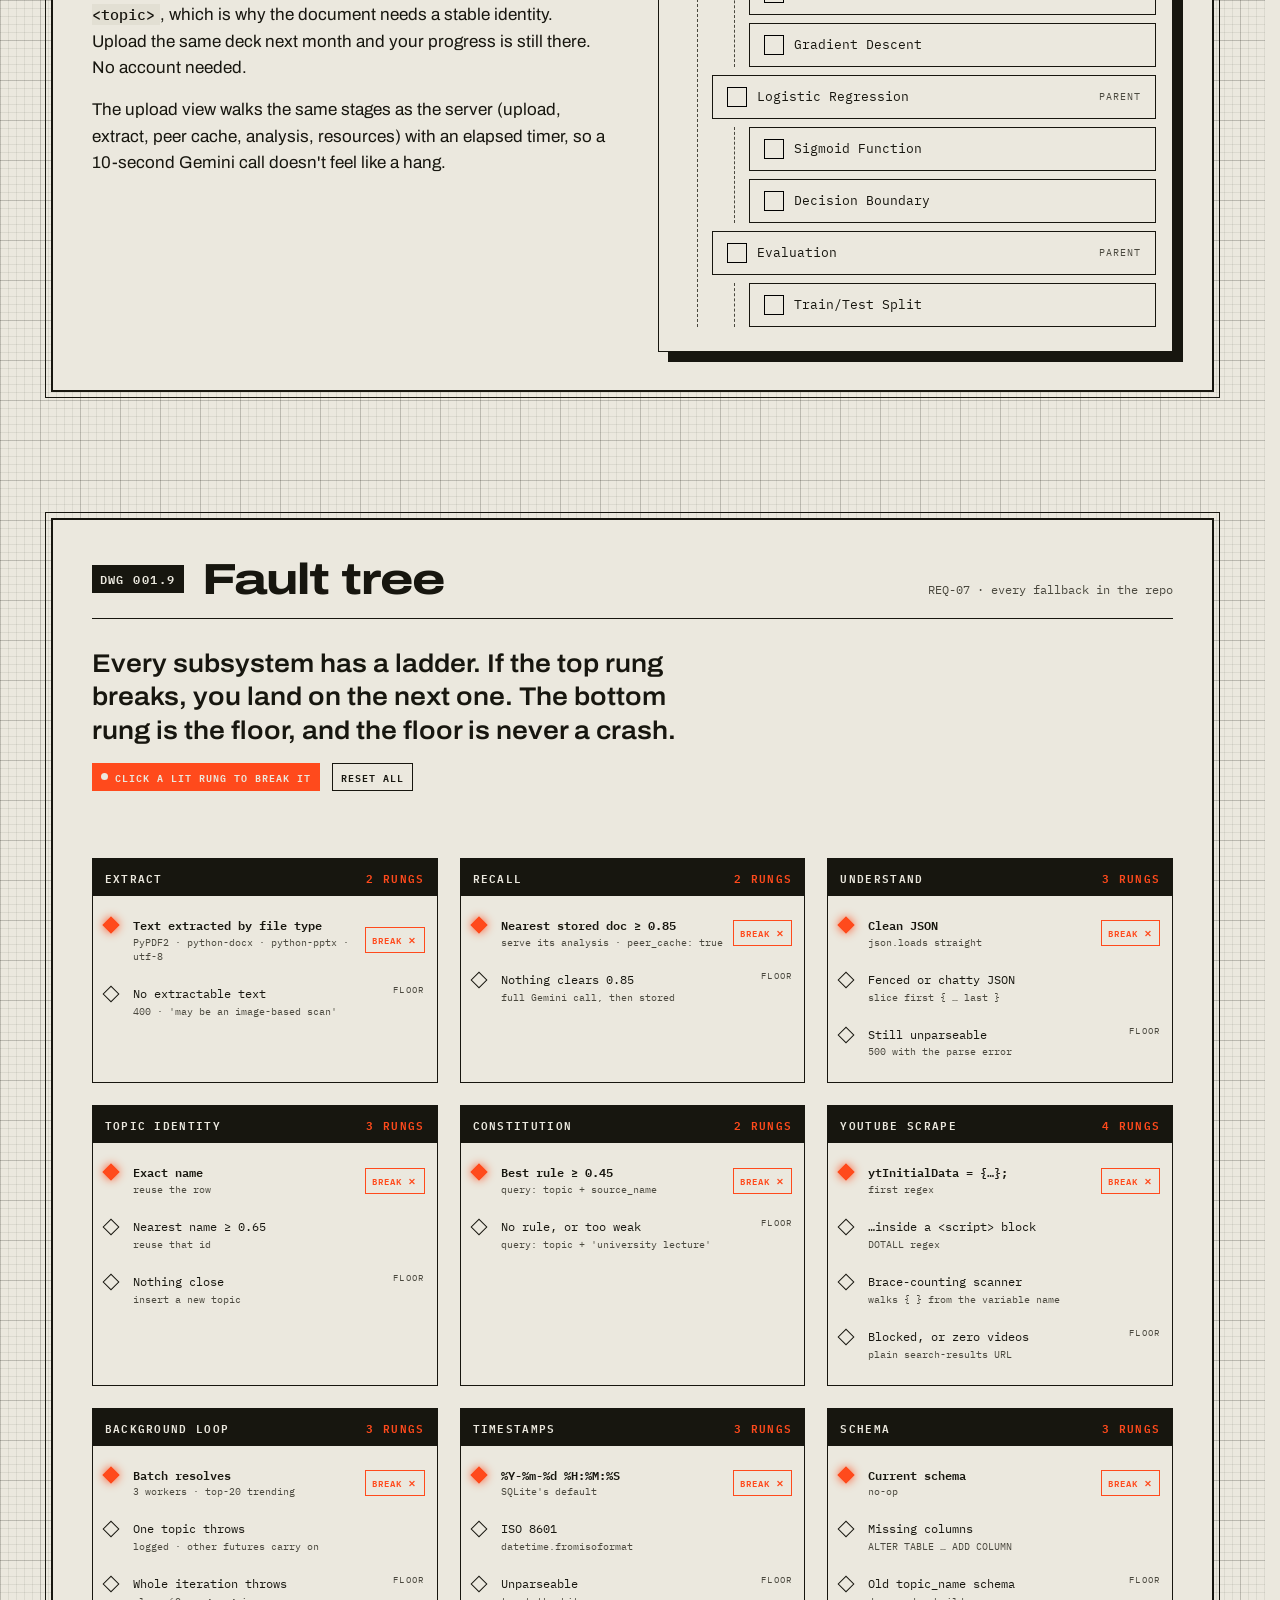
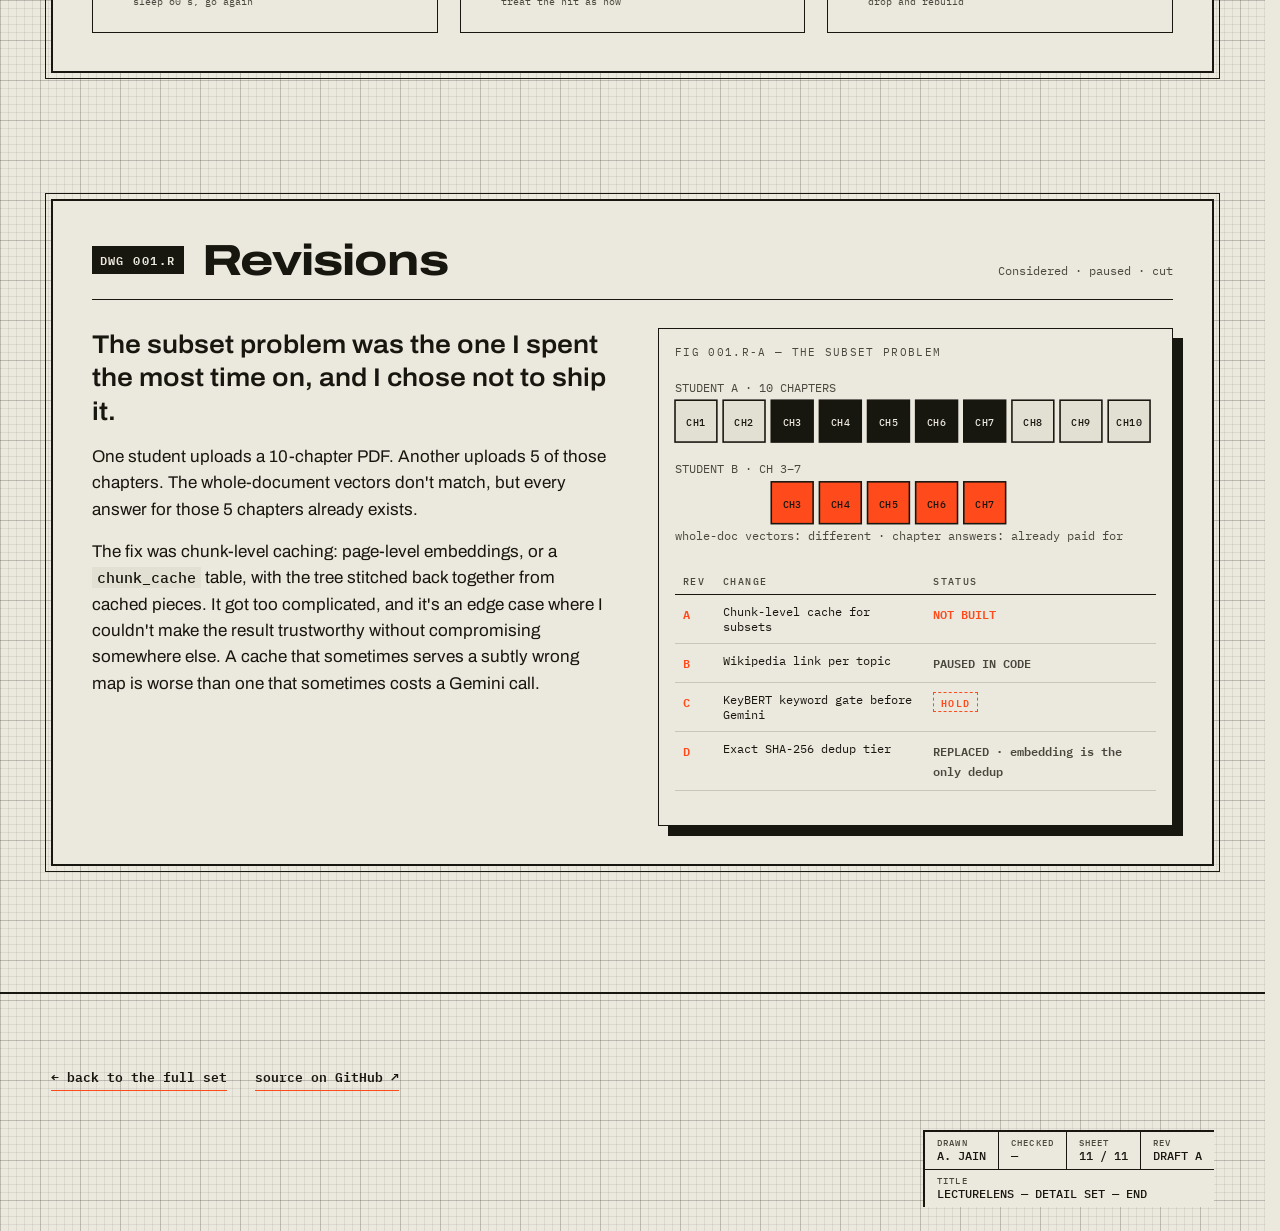
<file: lecturelens/index.html>
<!DOCTYPE html>
<html lang="en">
<head>
<meta charset="utf-8">
<meta name="viewport" content="width=device-width, initial-scale=1">
<title>LectureLens, taken apart — Arsh Jain</title>
<meta name="description" content="Detail drawing set for LectureLens: semantic caching, topic identity, time-decayed trending, the Content Constitution and every fallback in between.">
<link rel="preconnect" href="https://fonts.googleapis.com">
<link rel="preconnect" href="https://fonts.gstatic.com" crossorigin>
<link href="https://fonts.googleapis.com/css2?family=Archivo:wdth,wght@62..125,100..900&family=IBM+Plex+Mono:wght@400;500;600&family=Caveat:wght@600;700&display=swap" rel="stylesheet">
<link rel="stylesheet" href="../css/style.css?v=2611281430">
<link rel="stylesheet" href="geek.css?v=2611281430">
</head>
<body class="geek">

<header class="topbar">
  <a class="mark" href="../#lecturelens">← A.JAIN<span>/DWG 001 DETAIL SET</span></a>
  <nav>
    <a href="#s1">Map</a>
    <a href="#s2">Recall</a>
    <a href="#s5">Community</a>
    <a href="#s6">Constitution</a>
    <a href="#s9">Fallbacks</a>
  </nav>
</header>

<main>

<!-- ============ COVER ============ -->
<section class="cover">
  <div class="frame cover-frame">
    <div class="zones zones-top" aria-hidden="true"><span>1</span><span>2</span><span>3</span><span>4</span><span>5</span><span>6</span></div>
    <div class="zones zones-side" aria-hidden="true"><span>A</span><span>B</span><span>C</span><span>D</span></div>

    <ol class="dreg" aria-label="Drawing register">
      <li class="reg-head"><span>SHEET</span><span>TITLE</span><span>ANSWERS</span></li>
      <li><a href="#s0"><span>001.0</span><span>Why</span><span>Why build it at all</span></a></li>
      <li><a href="#s1"><span>001.1</span><span>System map</span><span>What touches what</span></a></li>
      <li><a href="#s2"><span>001.2</span><span>Recall</span><span>Have I seen this lecture before?</span></a></li>
      <li><a href="#s3"><span>001.3</span><span>Understand</span><span>What is this lecture about?</span></a></li>
      <li><a href="#s4"><span>001.4</span><span>Topic identity</span><span>Have I seen this topic before?</span></a></li>
      <li><a href="#s5"><span>001.5</span><span>Community decay</span><span>What is everyone studying right now?</span></a></li>
      <li><a href="#s6"><span>001.6</span><span>Content Constitution</span><span>What should they watch?</span></a></li>
      <li><a href="#s7"><span>001.7</span><span>Thresholds</span><span>How sure is sure enough?</span></a></li>
      <li><a href="#s8"><span>001.8</span><span>Render &amp; mastery</span><span>How does the map reach the student?</span></a></li>
      <li><a href="#s9"><span>001.9</span><span>Fault tree</span><span>What happens when each piece breaks?</span></a></li>
      <li><a href="#sR"><span>001.R</span><span>Revisions</span><span>What I didn't build, and why</span></a></li>
    </ol>

    <div class="titleblock">
      <div><small>DRAWN</small>A. JAIN</div>
      <div><small>PARENT</small>DWG 001</div>
      <div><small>SHEETS</small>11</div>
      <div><small>REV</small>DRAFT A</div>
      <div class="wide"><small>TITLE</small>LECTURELENS — DETAIL SET</div>
    </div>
  </div>
</section>

<!-- ============ 001.0 WHY ============ -->
<article class="sheet" id="s0" data-reveal>
  <header class="sheet-head">
    <span class="dwg">DWG 001.0</span>
    <h3>Why</h3>
    <span class="tag">Requirements · traceability</span>
  </header>
  <div class="sheet-body">
    <div class="copy">
      <p class="big">School maths has Khan Academy, where every topic maps to a lesson and a progress tick. My degree has 80-slide PDFs.</p>
      <p>Nothing like that exists for the lecture decks an AI/ML course actually runs on. So I built the part I could: drop in any lecture and get back a topic map you can tick off, with a resource behind every node.</p>
      <p>It started as a CLI on my laptop (PyPDF2, EasyOCR, Gemini 1.5 Flash) and grew into the Sopra Steria internship build. Once other students were uploading the same decks, three more requirements showed up on their own.</p>
    </div>
    <figure class="fig">
      <figcaption class="fig-cap">FIG 001.0-A — REQUIREMENTS → SHEETS</figcaption>
      <ol class="reqs">
        <li><b>REQ-01</b><span>Any lecture in, a structured study map out.</span><a href="#s3">001.3</a></li>
        <li><b>REQ-02</b><span>Never pay the LLM twice for the same lecture.</span><a href="#s2">001.2</a></li>
        <li><b>REQ-03</b><span>"Fourier Transform" and "FT basics" are one topic, not two.</span><a href="#s4">001.4</a></li>
        <li><b>REQ-04</b><span>Show what the batch is studying <em>this week</em>, not all-time.</span><a href="#s5">001.5</a></li>
        <li><b>REQ-05</b><span>Point every topic at a source faculty would actually recommend.</span><a href="#s6">001.6</a></li>
        <li><b>REQ-06</b><span>Progress you can see, Khan-style.</span><a href="#s8">001.8</a></li>
        <li><b>REQ-07</b><span>Nothing fails loudly if it can fail gracefully.</span><a href="#s9">001.9</a></li>
      </ol>
    </figure>
  </div>
</article>

<!-- ============ 001.1 MAP ============ -->
<article class="sheet" id="s1" data-reveal>
  <header class="sheet-head">
    <span class="dwg">DWG 001.1</span>
    <h3>System map</h3>
    <span class="tag">FastAPI · SQLite · sentence-transformers · Gemini</span>
  </header>
  <div class="sheet-body single">
    <figure class="fig fig-map">
      <figcaption class="fig-cap">FIG 001.1-A — SAME LECTURE, TWO STUDENTS · <span class="map-phase" id="mapPhase">STUDENT 1 · FIRST UPLOAD</span><span class="try">CLICK ANY BOX → ITS SHEET</span></figcaption>
      <svg class="map" viewBox="0 0 1000 420" role="img" aria-label="System diagram. Student 1's upload misses the cache, goes through Gemini, and the result is both stored in cache.db and rendered. Student 2's upload of the same lecture hits the cache and skips Gemini.">
        <g class="bg-zone">
          <rect x="300" y="262" width="690" height="148"/>
          <text x="312" y="400">BACKGROUND LOOP · EVERY 30 MIN – 12 H</text>
        </g>
        <g class="edges">
          <path d="M140 90 H175 M295 90 H330 M450 90 H530 M650 90 H700 M820 90 H860"/>
          <path class="hitpath" d="M390 60 C390 8 760 8 760 60"/>
          <path class="store" d="M590 120 L522 178"/>
          <path class="dash" d="M390 120 L458 178"/>
          <path class="dash" d="M760 120 V 300"/>
          <path class="dash" d="M700 330 H 650 M530 330 H 450"/>
          <path class="dash" d="M390 300 L 470 236"/>
        </g>
        <text class="edge-l hit-l" x="575" y="46" text-anchor="middle">STUDENT 2: cos ≥ 0.85 · Gemini skipped</text>
        <text class="edge-l store-l" x="600" y="164">store output + vector</text>
        <text class="edge-l" x="318" y="164">lookup</text>
        <text class="edge-l" x="770" y="250">topic_hits</text>
        <text class="edge-l" x="318" y="262">resource_url</text>

        <a href="#s0"><g class="node" data-n="UPLOAD" transform="translate(20 60)"><rect width="120" height="60"/><text x="10" y="24">UPLOAD</text><text class="sub" x="10" y="44">pdf docx pptx txt</text></g></a>
        <a href="#s9"><g class="node" data-n="EXTRACT" transform="translate(175 60)"><rect width="120" height="60"/><text x="10" y="24">EXTRACT</text><text class="sub" x="10" y="44">PyPDF2 + friends</text></g></a>
        <a href="#s2"><g class="node key" data-n="RECALL" transform="translate(330 60)"><rect width="120" height="60"/><text x="10" y="24">RECALL</text><text class="sub" x="10" y="44">cosine · 384-d</text></g></a>
        <a href="#s3"><g class="node" data-n="UNDERSTAND" transform="translate(530 60)"><rect width="120" height="60"/><text x="10" y="24">UNDERSTAND</text><text class="sub" x="10" y="44">Gemini → JSON tree</text></g></a>
        <a href="#s4"><g class="node" data-n="TOPICS" transform="translate(700 60)"><rect width="120" height="60"/><text x="10" y="24">TOPICS</text><text class="sub" x="10" y="44">exact, then 0.65</text></g></a>
        <a href="#s8"><g class="node" data-n="RENDER" transform="translate(860 60)"><rect width="120" height="60"/><text x="10" y="24">RENDER</text><text class="sub" x="10" y="44">tree + mastery</text></g></a>
        <a href="#s2"><g class="node db" data-n="STORE" transform="translate(430 178)"><path d="M0 10 C0 -3 120 -3 120 10 V50 C120 63 0 63 0 50 Z M0 10 C0 23 120 23 120 10"/><text x="18" y="42">cache.db</text></g></a>

        <a href="#s5"><g class="node" transform="translate(700 300)"><rect width="120" height="60"/><text x="10" y="24">COMMUNITY</text><text class="sub" x="10" y="44">Σ e^(−0.1·days)</text></g></a>
        <a href="#s6"><g class="node" transform="translate(530 300)"><rect width="120" height="60"/><text x="10" y="24">CONSTITUTION</text><text class="sub" x="10" y="44">rule cos ≥ 0.45</text></g></a>
        <a href="#s9"><g class="node" transform="translate(330 300)"><rect width="120" height="60"/><text x="10" y="24">YOUTUBE</text><text class="sub" x="10" y="44">ytInitialData scrape</text></g></a>

        <circle class="packet side" r="5" cx="-20" cy="-20"/>
        <circle class="packet" r="7" cx="80" cy="90"/>
      </svg>
      <ol class="route-log" aria-live="polite"></ol>
    </figure>
  </div>
</article>

<!-- ============ 001.2 RECALL ============ -->
<article class="sheet" id="s2" data-reveal>
  <header class="sheet-head">
    <span class="dwg">DWG 001.2</span>
    <h3>Recall</h3>
    <span class="tag">REQ-02 · semantic cache · storage</span>
  </header>
  <div class="sheet-body">
    <div class="copy">
      <p class="big">The expensive call is Gemini, and everything else in the system exists so I get to skip it.</p>
      <p>The extracted text gets embedded once with all-MiniLM-L6-v2: 384 floats, normalised to unit length, so cosine similarity collapses to a dot product. That vector gets compared against every stored document. If the nearest one scores ≥ 0.85, its stored analysis is served straight back and the UI says <i>"Previously analyzed by a peer — served from cache"</i>.</p>
      <p>A byte-exact hash would miss the same deck re-exported, re-spaced or with one typo fixed. Meaning doesn't change when whitespace does, so the cache keys on meaning.</p>
      <p>SHA-256 is still there, but as the document's <i>identity</i>: it's what your mastery ticks are saved against.</p>
      <ul class="spec">
        <li><span>Lookup</span>single pass · linear scan over file_cache · O(n)</li>
        <li><span>Hit</span>serve stored JSON · register this upload under its own id</li>
        <li><span>Miss</span>Gemini → store {subject, tree, topics} + vector</li>
      </ul>
    </div>
    <figure class="fig">
      <figcaption class="fig-cap">FIG 001.2-A — SECTION A–A THROUGH ONE file_cache ROW</figcaption>
      <div class="row-cut">
        <div class="cell"><b>file_hash</b><small>TEXT · PK</small><span>64 hex chars</span><em>SHA-256 of the text. Identity, not dedup.</em></div>
        <div class="cell grow"><b>extracted_<wbr>text</b><small>TEXT</small><span>varies</span><em>Kept so the row can be re-embedded if the model changes.</em></div>
        <div class="cell grow"><b>analysis_<wbr>result</b><small>TEXT · JSON</small><span>varies</span><em>The only thing Gemini ever produced for this lecture.</em></div>
        <div class="cell"><b>upload_<wbr>count</b><small>INTEGER</small><span>≤ 8 B</span><em>Peers who hit this row.</em></div>
        <div class="cell key"><b>embedding</b><small>BLOB</small><span>1,536 B</span><em>384 × float32. What recall actually reads.</em></div>
      </div>
      <div class="not-stored">
        <b>NOT STORED</b>
        <span>The uploaded file. It's written to <code>uploads/</code>, read once, and deleted in a <code>finally:</code> block whether the request succeeds or not.</span>
      </div>
    </figure>
  </div>
</article>

<!-- ============ 001.3 UNDERSTAND ============ -->
<article class="sheet" id="s3" data-reveal>
  <header class="sheet-head">
    <span class="dwg">DWG 001.3</span>
    <h3>Understand</h3>
    <span class="tag">REQ-01 · prompt contract · output shaping</span>
  </header>
  <div class="sheet-body">
    <div class="copy">
      <p class="big">The LLM doesn't get to be creative about format. It signs a contract.</p>
      <p>The system prompt pins the output to one JSON shape: a subject and a nested topic tree. Then it fences the tree in:</p>
      <ul class="spec">
        <li><span>Depth</span>max 3 levels</li>
        <li><span>Names</span>2–5 words each</li>
        <li><span>Root</span>the broadest concept the document covers</li>
        <li><span>Scale</span>short docs stay shallow; long docs go wide before deep</li>
        <li><span>Guard</span>not academic → <code>NON_ACADEMIC</code>, shown as a polite refusal</li>
      </ul>
      <p>Models still wrap JSON in markdown fences or add a chatty sentence. So the parser doesn't trust the edges: it slices from the first <code>{</code> to the last <code>}</code> and parses only that. The tree then gets flattened depth-first into a topic list for the rest of the pipeline.</p>
    </div>
    <figure class="terminal">
      <div class="term-bar"><i></i><i></i><i></i><span>analyze_text() — example response</span></div>
      <pre id="uTerm"></pre>
    </figure>
  </div>
</article>

<!-- ============ 001.4 TOPICS ============ -->
<article class="sheet" id="s4" data-reveal>
  <header class="sheet-head">
    <span class="dwg">DWG 001.4</span>
    <h3>Topic identity</h3>
    <span class="tag">REQ-03 · get_or_create_topic()</span>
  </header>
  <div class="sheet-body">
    <div class="copy">
      <p class="big">It's the same question as Recall, asked one level down, about a topic name instead of a whole lecture.</p>
      <p>Every node in every tree passes through three gates. An exact name match reuses the row. Otherwise the name is embedded and compared against every stored topic, and a nearest neighbour at ≥ 0.65 gets its id reused. Only if both gates miss does a new topic exist.</p>
      <p>Each node then writes two rows: one linking it to this document (<code>document_topics</code>, unique per pair), and one timestamped <code>topic_hits</code> row. That hit log is everything the community layer runs on.</p>
      <p>Older topic rows without a vector get one backfilled the first time they're touched. Nothing needs a migration night.</p>
    </div>
    <figure class="fig">
      <figcaption class="fig-cap">FIG 001.4-A — THREE GATES</figcaption>
      <svg class="gates" viewBox="0 0 460 300" role="img" aria-label="Exact name gate, then cosine 0.65 gate, then insert">
        <defs><marker id="ah2" viewBox="0 0 10 10" refX="9" refY="5" markerWidth="7" markerHeight="7" orient="auto"><path d="M0 0 L10 5 L0 10 z" fill="currentColor"/></marker></defs>
        <text class="mono" x="10" y="26">"Gradient Descent (GD)"</text>
        <path class="ln" d="M90 34 V 62" marker-end="url(#ah2)"/>
        <g transform="translate(20 64)"><rect class="gate" width="160" height="50"/><text x="12" y="22">GATE 1</text><text class="sub" x="12" y="40">name = ? exact</text></g>
        <path class="ln" d="M180 89 H 300" marker-end="url(#ah2)"/><text class="sub" x="200" y="82">match</text>
        <path class="ln" d="M90 114 V 142" marker-end="url(#ah2)"/><text class="sub" x="98" y="134">miss</text>
        <g transform="translate(20 144)"><rect class="gate" width="160" height="50"/><text x="12" y="22">GATE 2</text><text class="sub" x="12" y="40">nearest cos ≥ 0.65</text></g>
        <path class="ln" d="M180 169 H 300" marker-end="url(#ah2)"/><text class="sub" x="200" y="162">match</text>
        <path class="ln" d="M90 194 V 222" marker-end="url(#ah2)"/><text class="sub" x="98" y="214">miss</text>
        <g transform="translate(20 224)"><rect class="gate ins" width="160" height="50"/><text x="12" y="22">INSERT</text><text class="sub" x="12" y="40">new row + vector</text></g>
        <g transform="translate(302 104)"><rect class="out" width="148" height="80"/><text x="12" y="26">REUSE topic_id</text><text class="sub" x="12" y="48">→ document_topics</text><text class="sub" x="12" y="66">→ topic_hits (+1)</text></g>
        <path class="ln dash" d="M180 249 H 376 V 186" marker-end="url(#ah2)"/>
      </svg>
      <label class="norm">
        <span class="fig-cap">normalize_topic_name()<span class="try">TYPE A TOPIC NAME</span></span>
        <input id="normIn" type="text" value="  Gradient-Descent,  (Batch!) " spellcheck="false" aria-label="Topic name to normalise">
        <code id="normOut"></code>
      </label>
    </figure>
  </div>
</article>

<!-- ============ 001.5 COMMUNITY ============ -->
<article class="sheet" id="s5" data-reveal>
  <header class="sheet-head">
    <span class="dwg">DWG 001.5</span>
    <h3>Community decay</h3>
    <span class="tag">REQ-04 · get_community_topics()</span>
  </header>
  <div class="sheet-body">
    <div class="copy">
      <p class="big">A hit from today counts as 1. A hit from a week ago counts as about half.</p>
      <p>A raw hit count is an all-time leaderboard, and the topic that was hot in August would sit on top forever. So each hit decays exponentially with age and the topic's score is the sum:</p>
      <p class="formula">score = Σ e<sup>−0.1 · Δdays</sup> &nbsp;·&nbsp; t<sub>½</sub> = ln 2 / 0.1 ≈ 6.9 days</p>
      <p>This is why steady beats spiky. Five days of one hit each outranks a ten-hit burst from three weeks ago. You can test it on the right: click a lane to add a hit, click a hit to remove it.</p>
      <p>Top 20 by score make the Community tab. That same ranking also decides which topics the background loop resolves resources for first, so popular topics get fixed sooner.</p>
    </div>
    <figure class="fig">
      <figcaption class="fig-cap">FIG 001.5-A — TWO TOPICS, LAST 30 DAYS · <button class="chip" id="decayReset">RESET</button><span class="try">CLICK IN A LANE · ADD OR REMOVE HITS</span></figcaption>
      <svg class="decay" id="decay" viewBox="0 0 480 300" role="img" aria-label="Interactive decay chart with two lanes of hits"></svg>
      <div class="scores" id="decayScores"></div>
    </figure>
  </div>
</article>

<!-- ============ 001.6 CONSTITUTION ============ -->
<article class="sheet" id="s6" data-reveal>
  <header class="sheet-head">
    <span class="dwg">DWG 001.6</span>
    <h3>Content Constitution</h3>
    <span class="tag">REQ-05 · resource_finder · background_jobs</span>
  </header>
  <div class="sheet-body">
    <div class="copy">
      <p class="big">YouTube's top result for a topic is whoever won the algorithm that week, not the source faculty would recommend.</p>
      <p>The Constitution is a table of faculty rules: a subject, the rule, and the source they trust. Each rule is embedded when it's added, through a small CLI. When a topic needs a resource, it's matched against every rule.</p>
      <p>If the best rule scores ≥ 0.45, the search is scoped to that source: <code>topic + source_name</code>. If it doesn't, the search falls back to <code>topic + "university lecture"</code>. The scraper reads YouTube's <code>ytInitialData</code> and keeps the first real video.</p>
      <p>None of this runs during your upload. A background loop picks the top-20 trending topics that still have no resource and resolves them three at a time on a thread pool, so the event loop stays free for requests. How often it wakes up depends on traffic.</p>
    </div>
    <div class="fig-stack">
      <figure class="fig">
        <figcaption class="fig-cap">FIG 001.6-A — QUERY BUILDER · <span class="ex">example rule: Machine Learning → StatQuest</span><span class="try">TYPE · DRAG</span></figcaption>
        <div class="qb">
          <label><span>topic</span><input id="qbTopic" type="text" value="Gradient Descent" spellcheck="false"></label>
          <label><span>best rule cos</span><input id="qbSim" type="range" min="0" max="1" step="0.01" value="0.62"><output id="qbSimOut">0.62</output></label>
          <div class="qb-out"><small id="qbBranch"></small><code id="qbQuery"></code></div>
        </div>
      </figure>
      <figure class="fig">
        <figcaption class="fig-cap">FIG 001.6-B — ADAPTIVE WAKE INTERVAL<span class="try">DRAG ACROSS THE CHART</span></figcaption>
        <div class="loop">
          <label><span>uploads in last 24 h</span><input id="lpN" type="range" min="0" max="80" step="1" value="12"><output id="lpNOut">12</output></label>
          <svg class="steps" id="lpSvg" viewBox="0 0 420 140" role="img" aria-label="Step function: under 20 uploads 12 hours, 20 to 50 uploads 2 hours, over 50 uploads 30 minutes"></svg>
          <p class="loop-read" id="lpRead"></p>
        </div>
      </figure>
    </div>
  </div>
</article>

<!-- ============ 001.7 THRESHOLDS ============ -->
<article class="sheet" id="s7" data-reveal>
  <header class="sheet-head">
    <span class="dwg">DWG 001.7</span>
    <h3>Thresholds</h3>
    <span class="tag">One model · three decisions</span>
  </header>
  <div class="sheet-body">
    <div class="copy">
      <p class="big">The same 384-d embedding gets used three times, and each use sets the bar at a different height.</p>
      <p>The bar sits where a false match costs the most. Serve the wrong lecture's map and a student studies the wrong thing, so recall is strictest at 0.85. Merge two topics that shouldn't be merged and the trending list is slightly off, so topic identity sits at 0.65. Scope a YouTube search to a source that's a loose fit and the worst case is a mildly worse video, so the Constitution is loosest at 0.45.</p>
      <p>Drag the cursor and watch which of the three decisions flip.</p>
    </div>
    <figure class="fig">
      <figcaption class="fig-cap">FIG 001.7-A — ONE RULER<span class="try">DRAG ANYWHERE ON THE RULER</span></figcaption>
      <svg class="ruler" id="ruler" viewBox="0 0 520 120" tabindex="0" role="slider" aria-label="Cosine similarity" aria-valuemin="0" aria-valuemax="1" aria-valuenow="0.7"></svg>
      <ul class="verdicts" id="verdicts">
        <li data-t="0.85"><b>RECALL</b><span>≥ 0.85</span><em></em></li>
        <li data-t="0.65"><b>TOPIC IDENTITY</b><span>≥ 0.65</span><em></em></li>
        <li data-t="0.45"><b>CONSTITUTION</b><span>≥ 0.45</span><em></em></li>
      </ul>
    </figure>
  </div>
</article>

<!-- ============ 001.8 RENDER ============ -->
<article class="sheet" id="s8" data-reveal>
  <header class="sheet-head">
    <span class="dwg">DWG 001.8</span>
    <h3>Render &amp; mastery</h3>
    <span class="tag">REQ-06 · vanilla JS · localStorage</span>
  </header>
  <div class="sheet-body">
    <div class="copy">
      <p class="big">The tree comes back as JSON and gets rendered recursively into cards you can tick off.</p>
      <p>Ticks follow the tree in both directions. Ticking a parent ticks everything under it. Ticking the last open child ticks the parent. Unticking anything reopens its ancestors. The progress bar counts leaves only, so a big root tick doesn't inflate your progress.</p>
      <p>Each tick is saved in localStorage under <code>mastered:&lt;sha-256&gt;:&lt;topic&gt;</code>, which is why the document needs a stable identity. Upload the same deck next month and your progress is still there. No account needed.</p>
      <p>The upload view walks the same stages as the server (upload, extract, peer cache, analysis, resources) with an elapsed timer, so a 10-second Gemini call doesn't feel like a hang.</p>
    </div>
    <figure class="fig">
      <figcaption class="fig-cap">FIG 001.8-A — SAME PROPAGATION LOGIC · <span class="ex">example tree</span><span class="try">TICK ANY TOPIC</span></figcaption>
      <div class="m-head"><span id="mCount">0 of 0 mastered</span><div class="m-bar"><i id="mFill"></i></div></div>
      <ul class="m-tree" id="mTree"></ul>
    </figure>
  </div>
</article>

<!-- ============ 001.9 FAULT TREE ============ -->
<article class="sheet" id="s9" data-reveal>
  <header class="sheet-head">
    <span class="dwg">DWG 001.9</span>
    <h3>Fault tree</h3>
    <span class="tag">REQ-07 · every fallback in the repo</span>
  </header>
  <div class="sheet-body single">
    <div class="copy narrow">
      <p class="big">Every subsystem has a ladder. If the top rung breaks, you land on the next one. The bottom rung is the floor, and the floor is never a crash.</p>
      <p class="ft-ctl"><span class="try">CLICK A LIT RUNG TO BREAK IT</span><button class="chip" id="ftReset">RESET ALL</button></p>
    </div>
    <div class="ladders" id="ladders"></div>
  </div>
</article>

<!-- ============ 001.R REVISIONS ============ -->
<article class="sheet" id="sR" data-reveal>
  <header class="sheet-head">
    <span class="dwg">DWG 001.R</span>
    <h3>Revisions</h3>
    <span class="tag">Considered · paused · cut</span>
  </header>
  <div class="sheet-body">
    <div class="copy">
      <p class="big">The subset problem was the one I spent the most time on, and I chose not to ship it.</p>
      <p>One student uploads a 10-chapter PDF. Another uploads 5 of those chapters. The whole-document vectors don't match, but every answer for those 5 chapters already exists.</p>
      <p>The fix was chunk-level caching: page-level embeddings, or a <code>chunk_cache</code> table, with the tree stitched back together from cached pieces. It got too complicated, and it's an edge case where I couldn't make the result trustworthy without compromising somewhere else. A cache that sometimes serves a subtly wrong map is worse than one that sometimes costs a Gemini call.</p>
    </div>
    <figure class="fig">
      <figcaption class="fig-cap">FIG 001.R-A — THE SUBSET PROBLEM</figcaption>
      <svg class="subset" viewBox="0 0 460 170" role="img" aria-label="Ten chapter document versus five chapter subset">
        <text class="sub" x="0" y="18">STUDENT A · 10 CHAPTERS</text>
        <g class="chs" transform="translate(0 26)"></g>
        <text class="sub" x="0" y="96">STUDENT B · CH 3–7</text>
        <g class="chs b" transform="translate(0 104)"></g>
        <text class="sub" x="0" y="160">whole-doc vectors: different · chapter answers: already paid for</text>
      </svg>
      <table class="revs">
        <thead><tr><th>REV</th><th>CHANGE</th><th>STATUS</th></tr></thead>
        <tbody>
          <tr><td>A</td><td>Chunk-level cache for subsets</td><td class="st-cut">NOT BUILT</td></tr>
          <tr><td>B</td><td>Wikipedia link per topic</td><td class="st-pause">PAUSED IN CODE</td></tr>
          <tr><td>C</td><td>KeyBERT keyword gate before Gemini</td><td><span class="hold" title="Explored with all-MiniLM-L6-v2 at 0.75. Not in the repo. Shipped, cut, or still open?">HOLD</span></td></tr>
          <tr><td>D</td><td>Exact SHA-256 dedup tier</td><td class="st-pause">REPLACED · embedding is the only dedup</td></tr>
        </tbody>
      </table>
    </div>
  </div>
</article>

</main>

<footer class="geek-end">
  <a class="link" href="../#lecturelens">← back to the full set</a>
  <a class="link" href="https://github.com/arshhjain/LectureLens" target="_blank" rel="noopener">source on GitHub ↗</a>
  <div class="titleblock end">
    <div><small>DRAWN</small>A. JAIN</div>
    <div><small>CHECKED</small>—</div>
    <div><small>SHEET</small>11 / 11</div>
    <div><small>REV</small>DRAFT A</div>
    <div class="wide"><small>TITLE</small>LECTURELENS — DETAIL SET — END</div>
  </div>
</footer>

<script src="geek.js?v=2611281430"></script>
</body>
</html>
</file>
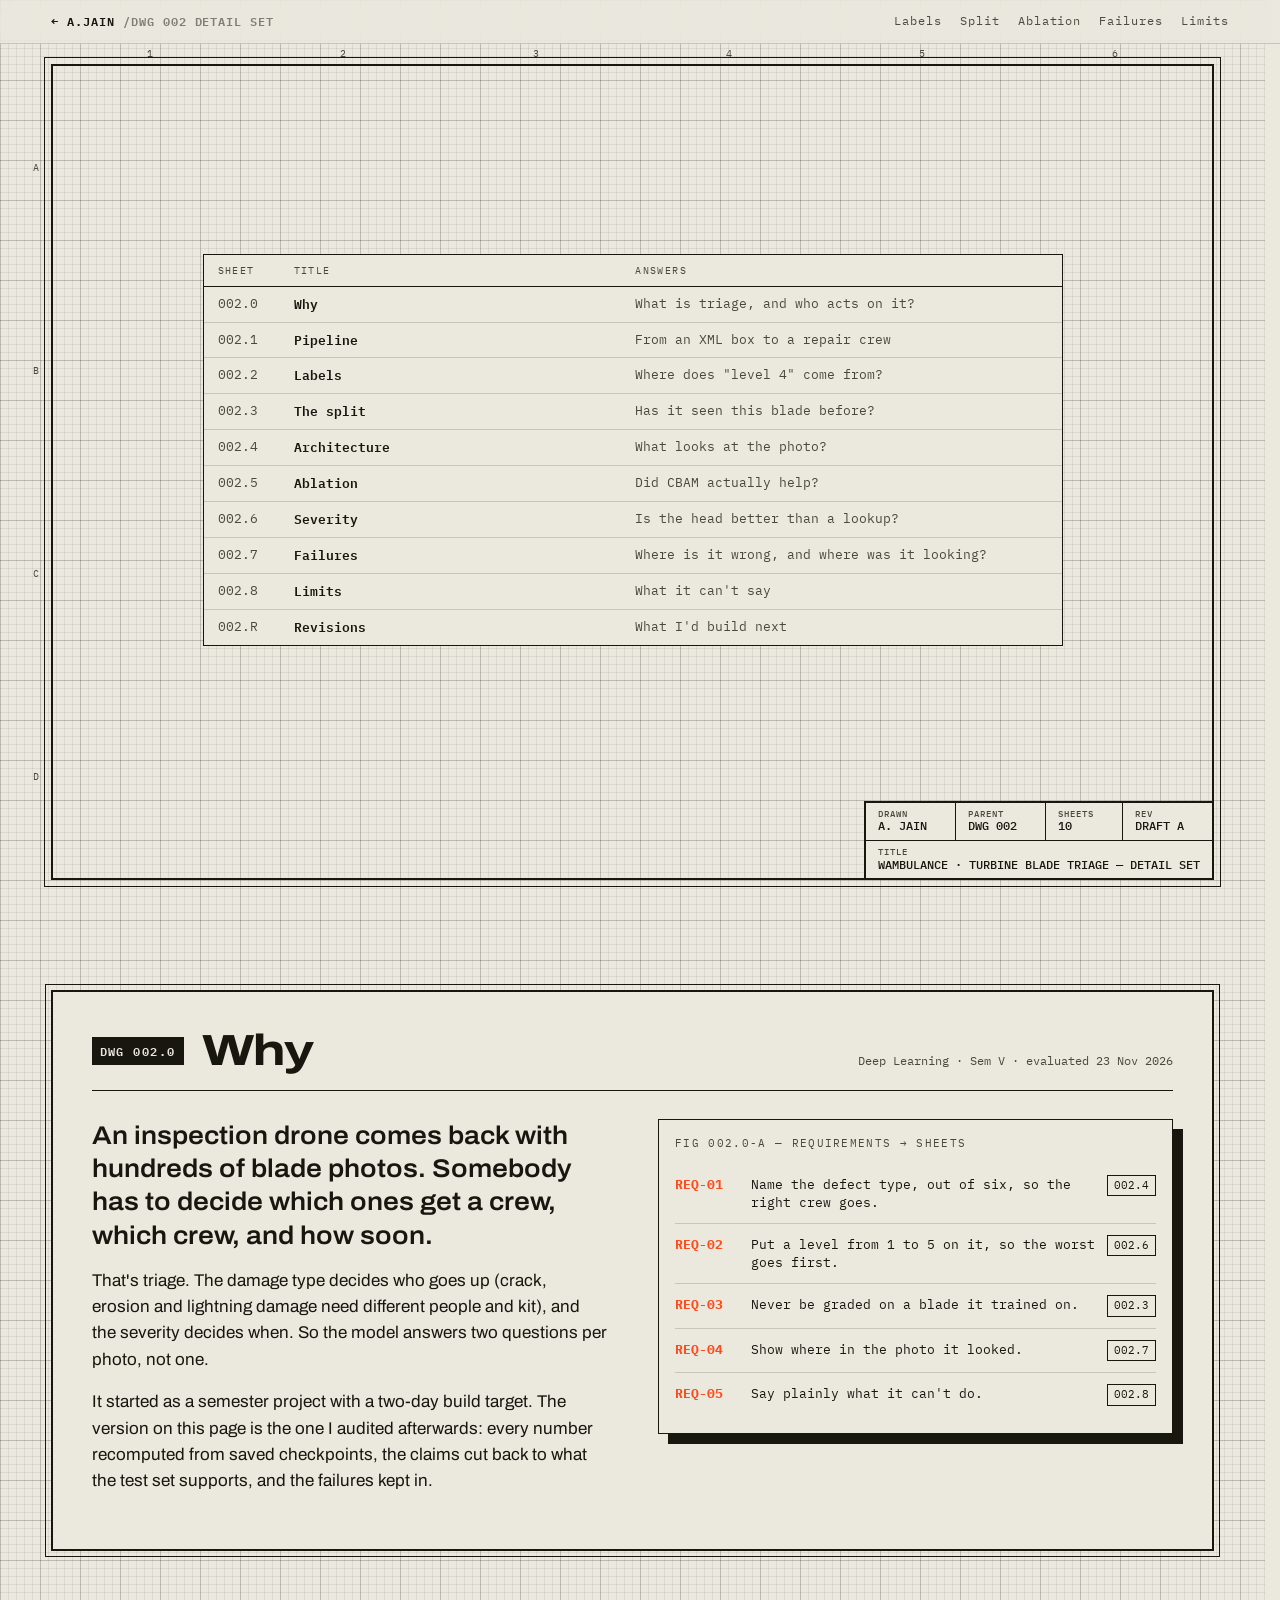
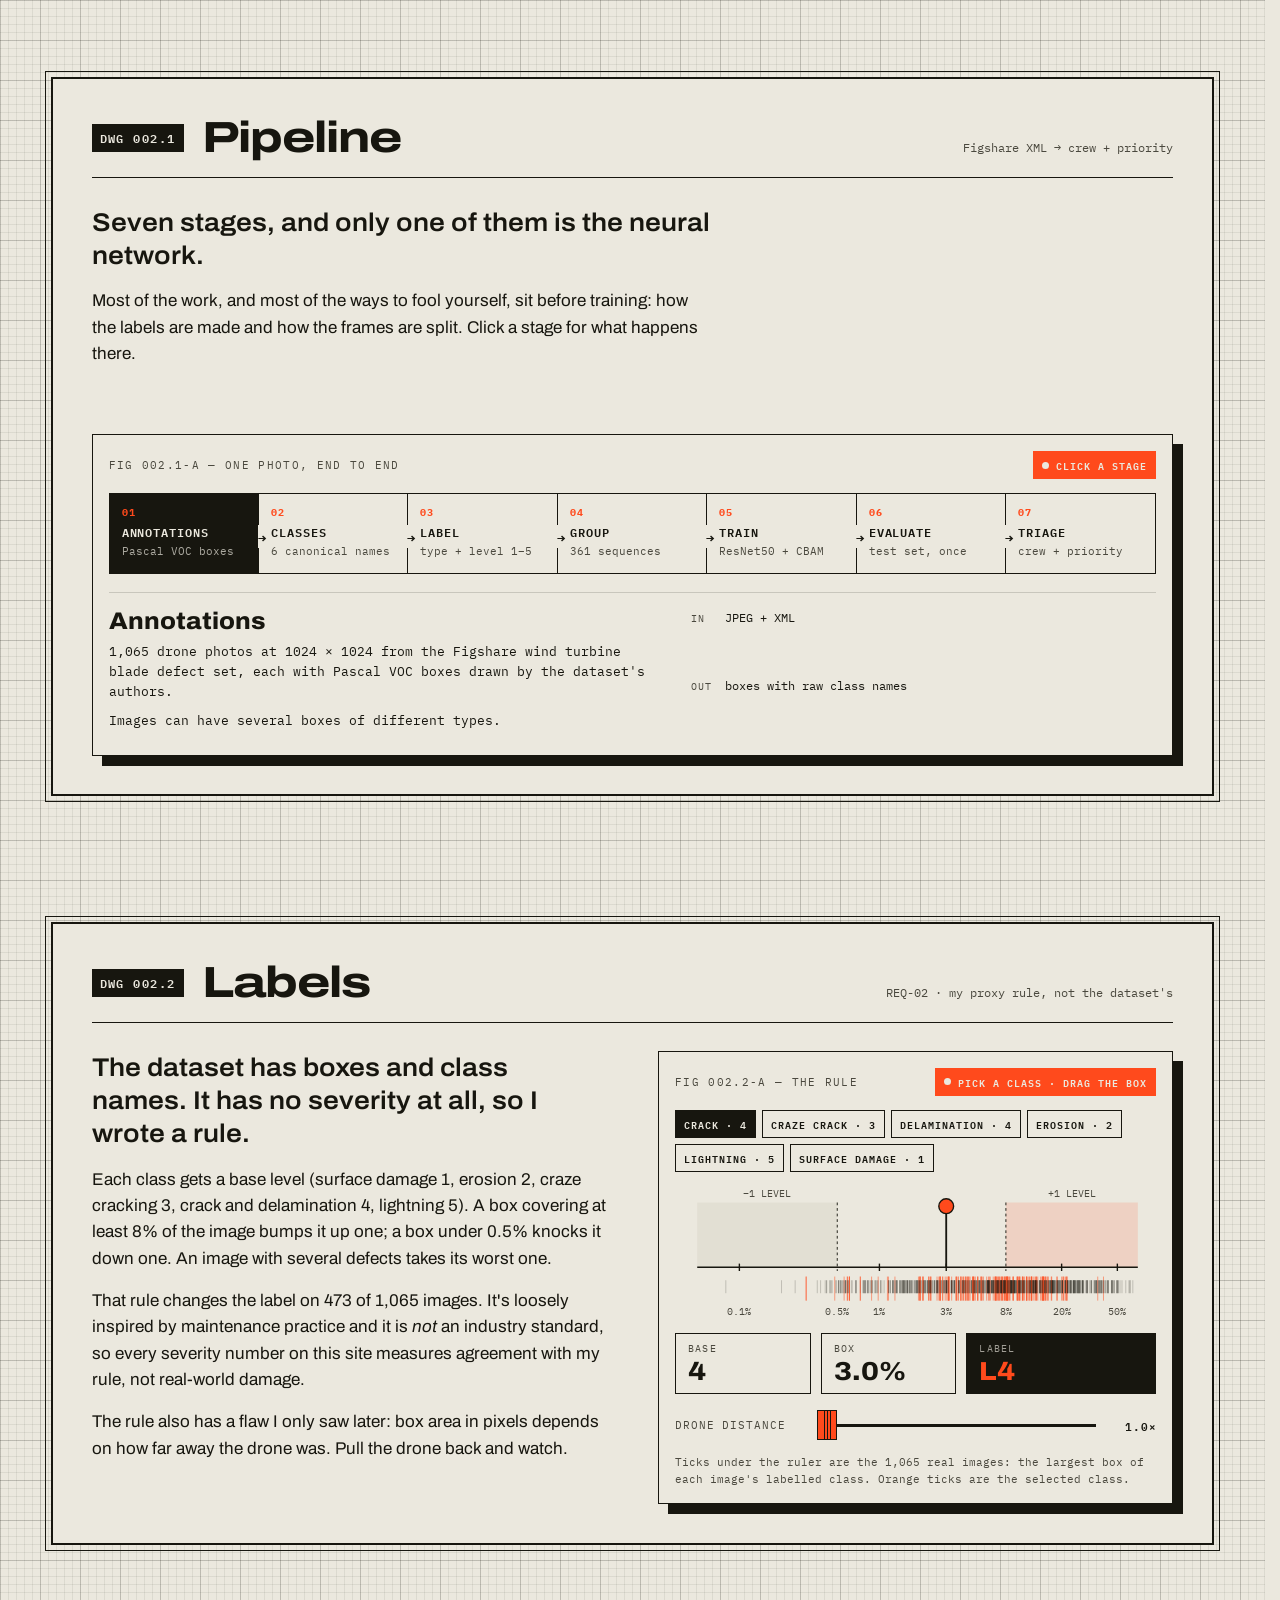
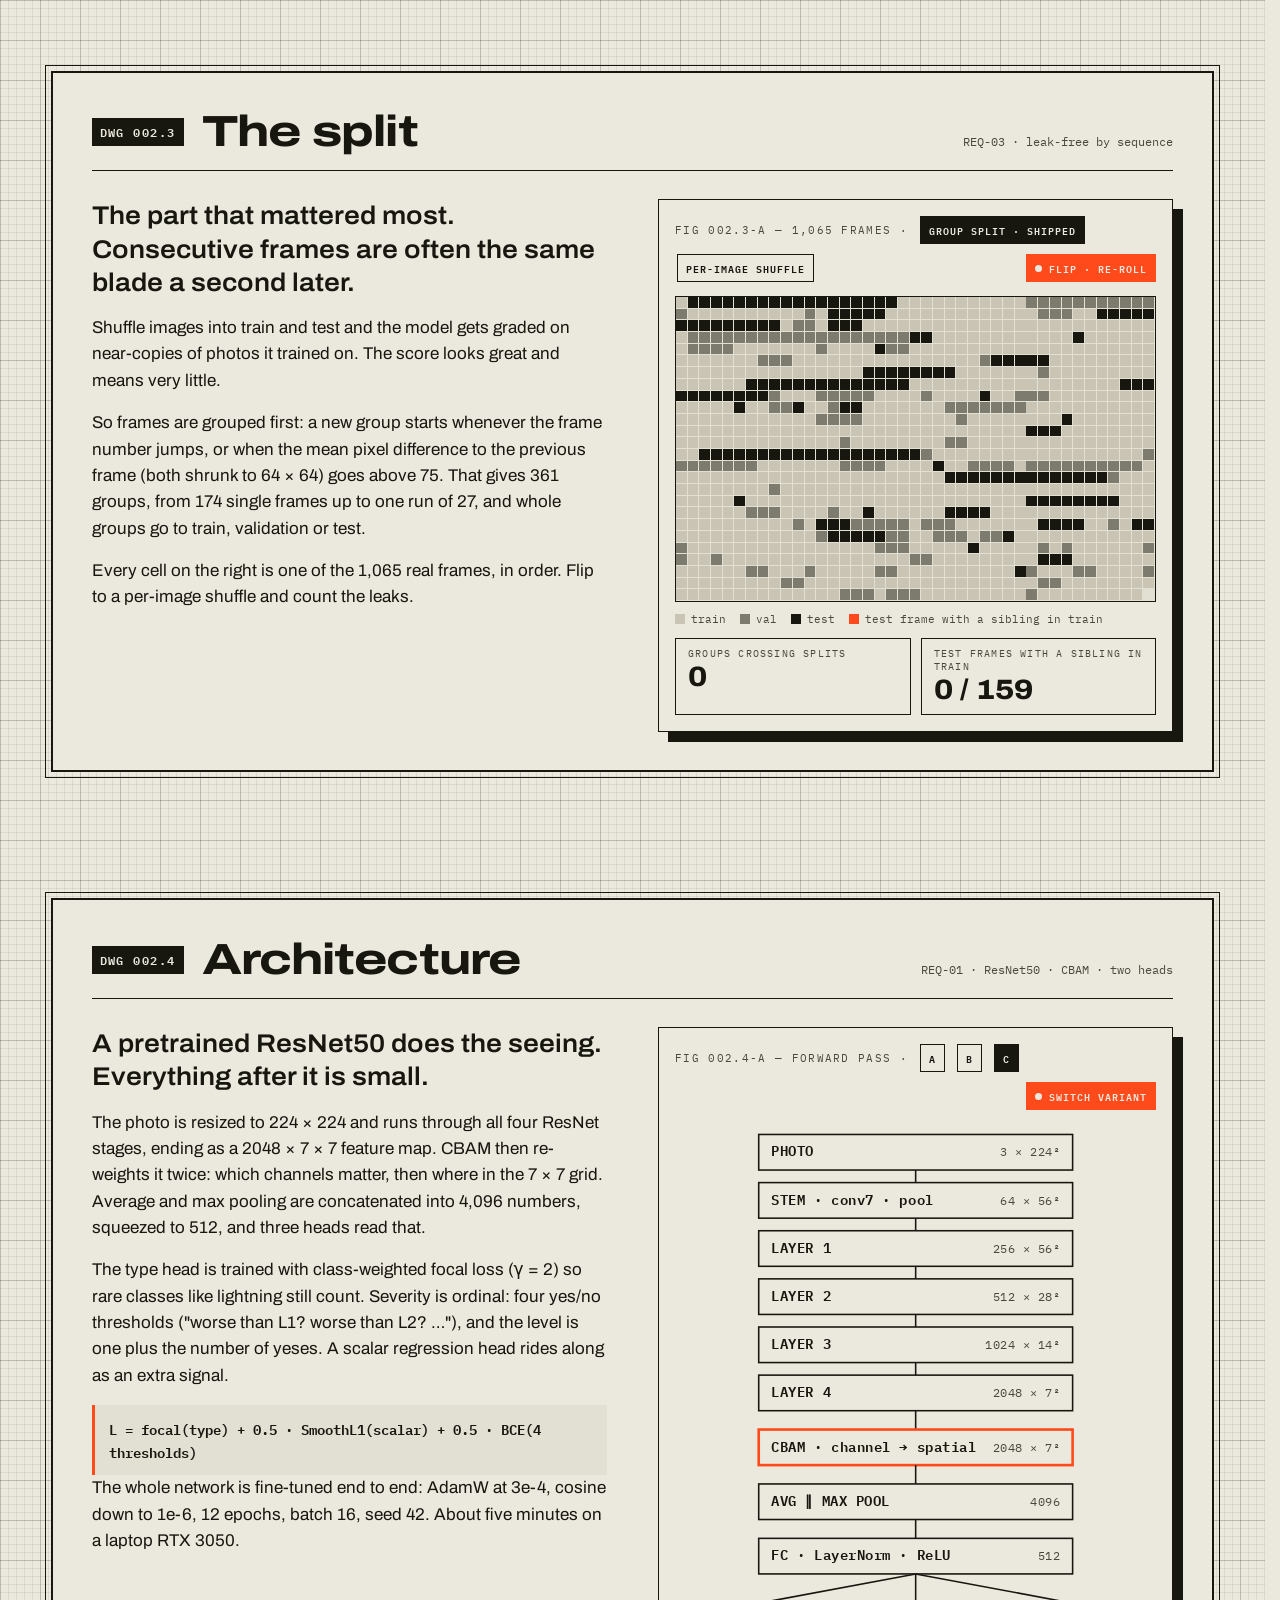
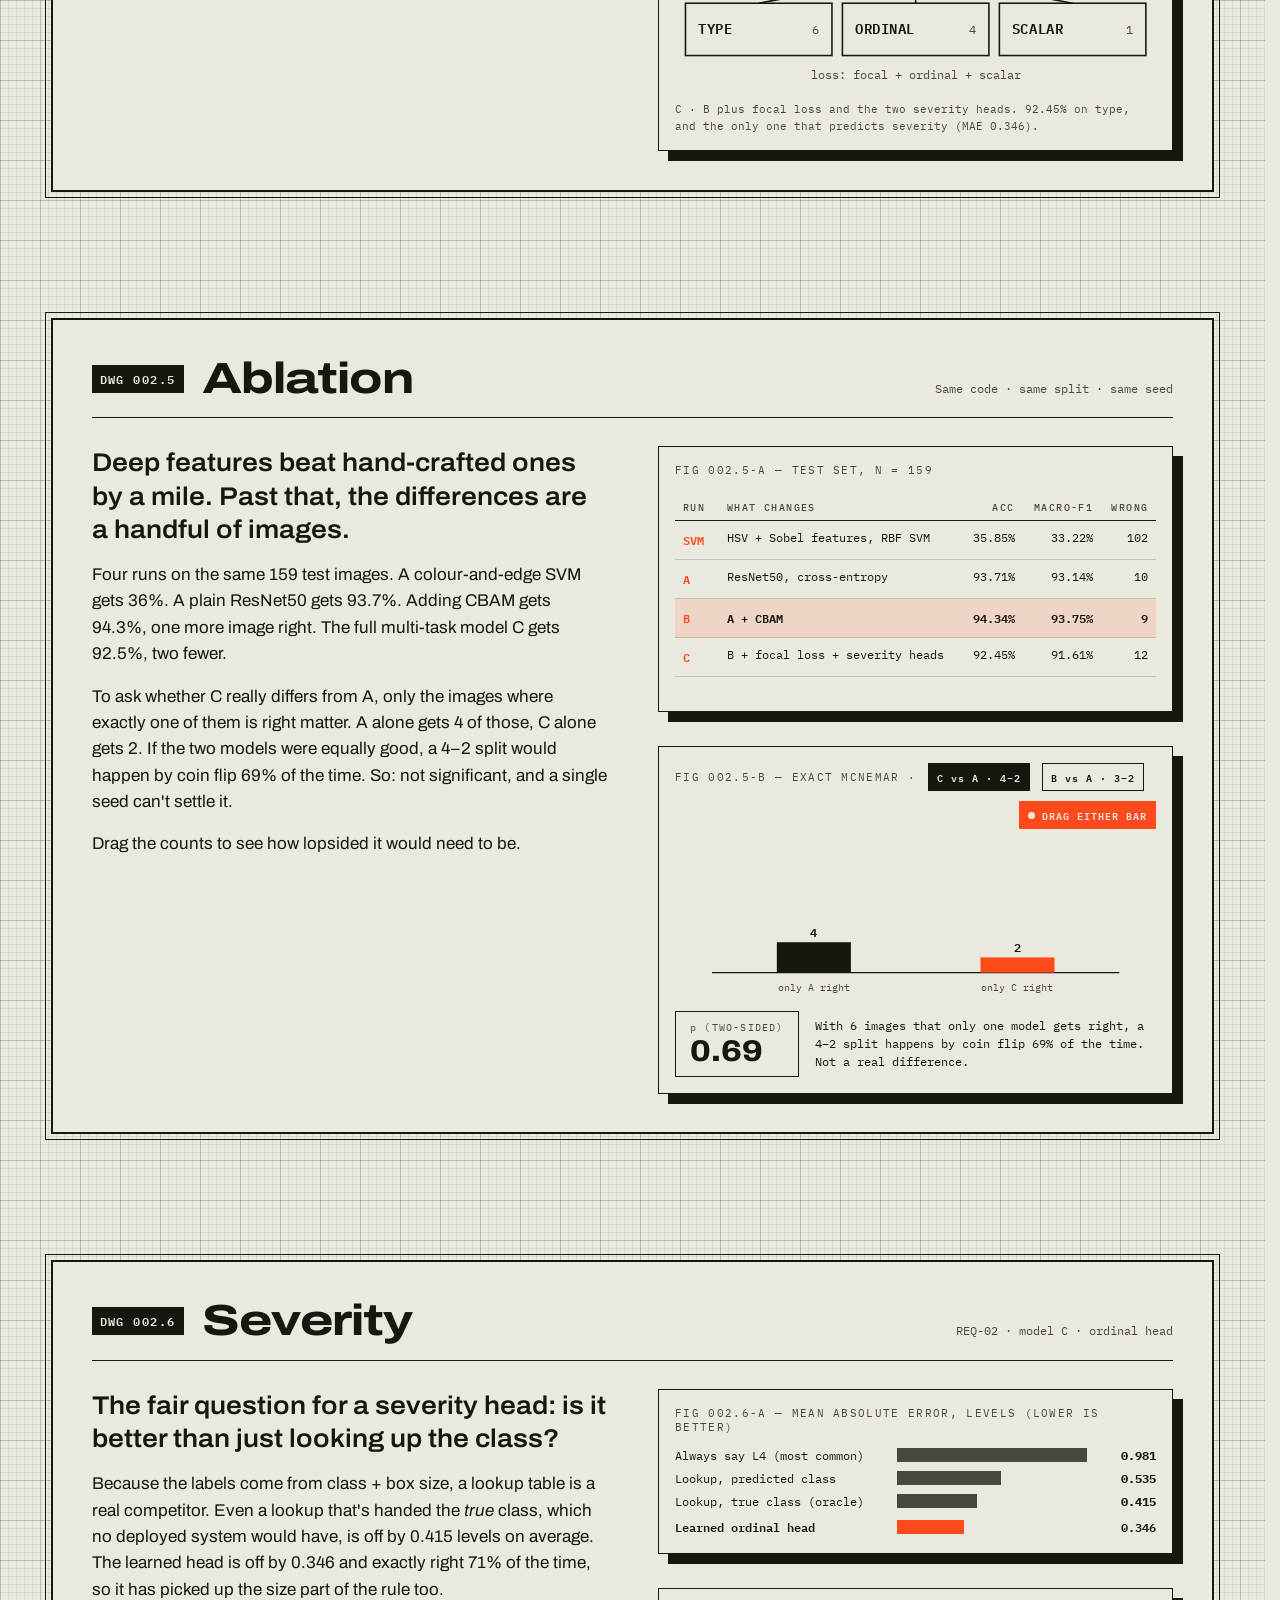
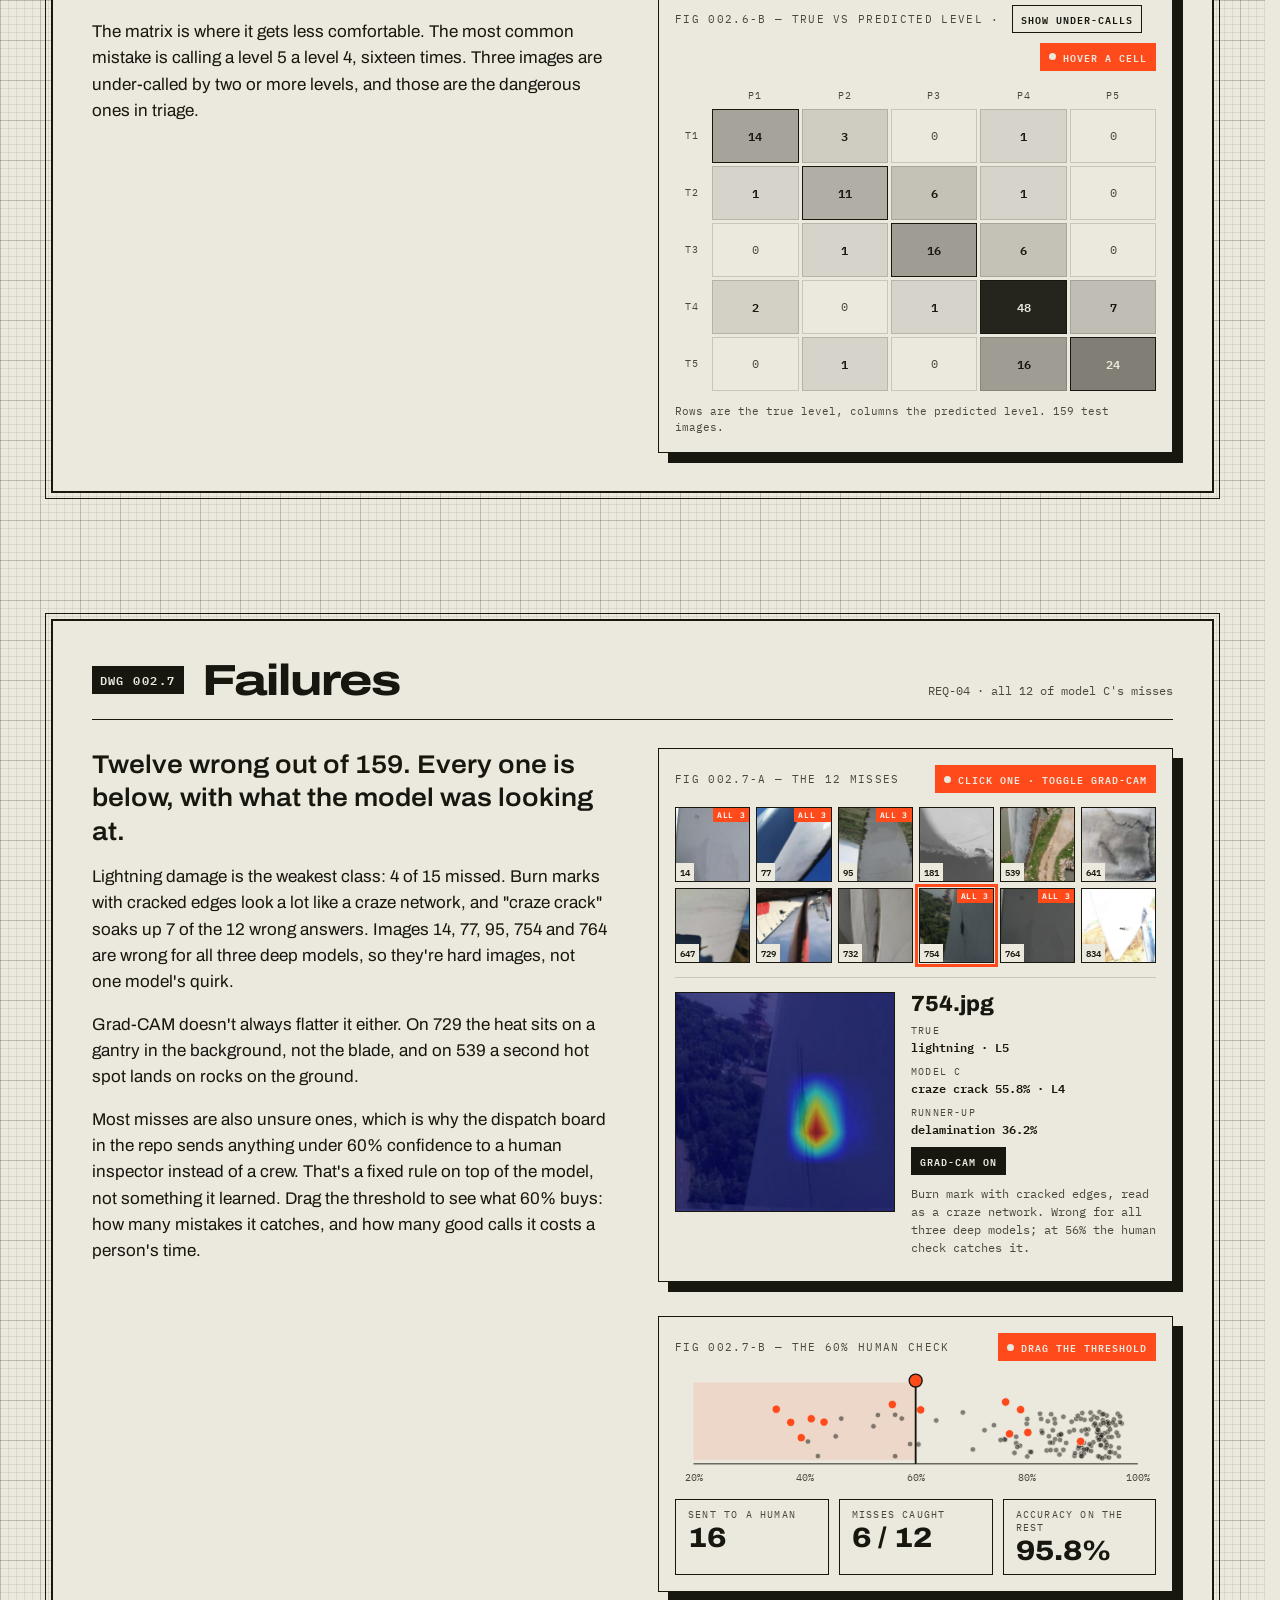
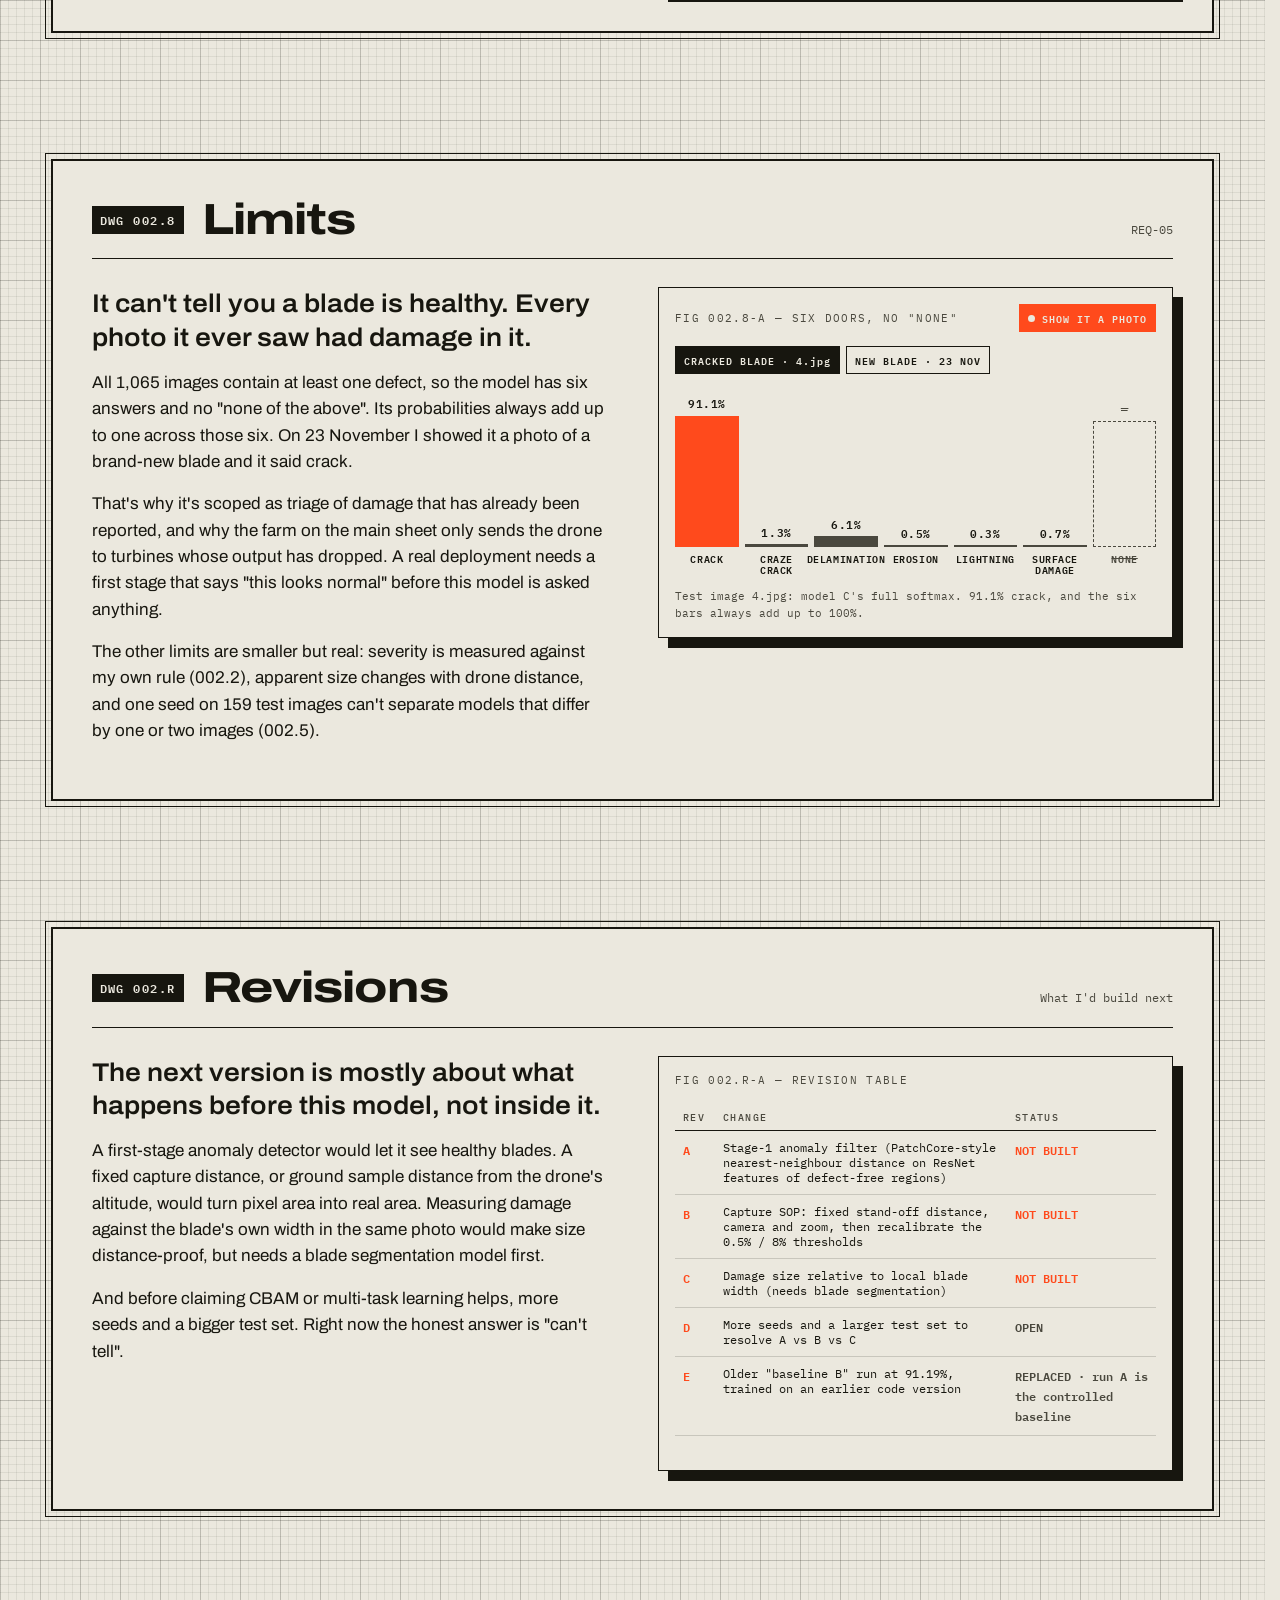
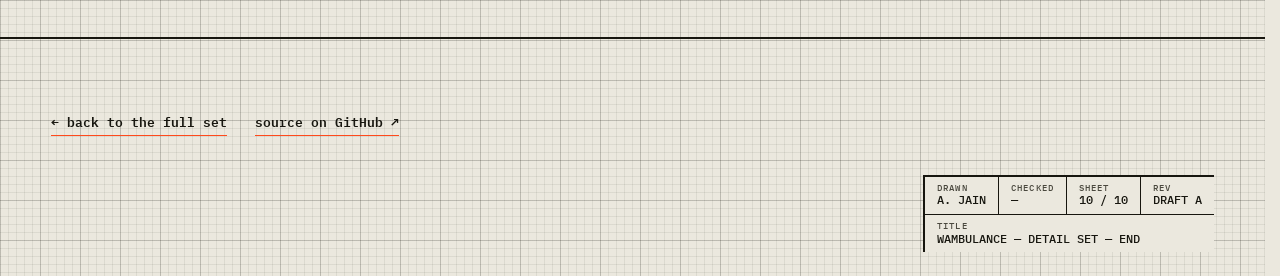
<file: turbine/index.html>
<!DOCTYPE html>
<html lang="en">
<head>
<meta charset="utf-8">
<meta name="viewport" content="width=device-width, initial-scale=1">
<title>Wambulance, taken apart — Arsh Jain</title>
<meta name="description" content="Detail drawing set for Wambulance, the turbine blade triage model: proxy severity labels, the leak-free group split, ResNet50 + CBAM with an ordinal severity head, ablations, failures and limits.">
<link rel="preconnect" href="https://fonts.googleapis.com">
<link rel="preconnect" href="https://fonts.gstatic.com" crossorigin>
<link href="https://fonts.googleapis.com/css2?family=Archivo:wdth,wght@62..125,100..900&family=IBM+Plex+Mono:wght@400;500;600&family=Caveat:wght@600;700&display=swap" rel="stylesheet">
<link rel="stylesheet" href="../css/style.css?v=2611281430">
<link rel="stylesheet" href="../lecturelens/geek.css?v=2611281430">
<link rel="stylesheet" href="tgeek.css?v=2611281430">
</head>
<body class="geek">

<header class="topbar">
  <a class="mark" href="../#turbine">← A.JAIN<span>/DWG 002 DETAIL SET</span></a>
  <nav>
    <a href="#s2">Labels</a>
    <a href="#s3">Split</a>
    <a href="#s5">Ablation</a>
    <a href="#s7">Failures</a>
    <a href="#s8">Limits</a>
  </nav>
</header>

<main>

<!-- ============ COVER ============ -->
<section class="cover">
  <div class="frame cover-frame">
    <div class="zones zones-top" aria-hidden="true"><span>1</span><span>2</span><span>3</span><span>4</span><span>5</span><span>6</span></div>
    <div class="zones zones-side" aria-hidden="true"><span>A</span><span>B</span><span>C</span><span>D</span></div>

    <ol class="dreg" aria-label="Drawing register">
      <li class="reg-head"><span>SHEET</span><span>TITLE</span><span>ANSWERS</span></li>
      <li><a href="#s0"><span>002.0</span><span>Why</span><span>What is triage, and who acts on it?</span></a></li>
      <li><a href="#s1"><span>002.1</span><span>Pipeline</span><span>From an XML box to a repair crew</span></a></li>
      <li><a href="#s2"><span>002.2</span><span>Labels</span><span>Where does "level 4" come from?</span></a></li>
      <li><a href="#s3"><span>002.3</span><span>The split</span><span>Has it seen this blade before?</span></a></li>
      <li><a href="#s4"><span>002.4</span><span>Architecture</span><span>What looks at the photo?</span></a></li>
      <li><a href="#s5"><span>002.5</span><span>Ablation</span><span>Did CBAM actually help?</span></a></li>
      <li><a href="#s6"><span>002.6</span><span>Severity</span><span>Is the head better than a lookup?</span></a></li>
      <li><a href="#s7"><span>002.7</span><span>Failures</span><span>Where is it wrong, and where was it looking?</span></a></li>
      <li><a href="#s8"><span>002.8</span><span>Limits</span><span>What it can't say</span></a></li>
      <li><a href="#sR"><span>002.R</span><span>Revisions</span><span>What I'd build next</span></a></li>
    </ol>

    <div class="titleblock">
      <div><small>DRAWN</small>A. JAIN</div>
      <div><small>PARENT</small>DWG 002</div>
      <div><small>SHEETS</small>10</div>
      <div><small>REV</small>DRAFT A</div>
      <div class="wide"><small>TITLE</small>WAMBULANCE · TURBINE BLADE TRIAGE — DETAIL SET</div>
    </div>
  </div>
</section>

<!-- ============ 002.0 WHY ============ -->
<article class="sheet" id="s0" data-reveal>
  <header class="sheet-head">
    <span class="dwg">DWG 002.0</span>
    <h3>Why</h3>
    <span class="tag">Deep Learning · Sem V · evaluated 23 Nov 2026</span>
  </header>
  <div class="sheet-body">
    <div class="copy">
      <p class="big">An inspection drone comes back with hundreds of blade photos. Somebody has to decide which ones get a crew, which crew, and how soon.</p>
      <p>That's triage. The damage type decides who goes up (crack, erosion and lightning damage need different people and kit), and the severity decides when. So the model answers two questions per photo, not one.</p>
      <p>It started as a semester project with a two-day build target. The version on this page is the one I audited afterwards: every number recomputed from saved checkpoints, the claims cut back to what the test set supports, and the failures kept in.</p>
    </div>
    <figure class="fig">
      <figcaption class="fig-cap">FIG 002.0-A — REQUIREMENTS → SHEETS</figcaption>
      <ol class="reqs">
        <li><b>REQ-01</b><span>Name the defect type, out of six, so the right crew goes.</span><a href="#s4">002.4</a></li>
        <li><b>REQ-02</b><span>Put a level from 1 to 5 on it, so the worst goes first.</span><a href="#s6">002.6</a></li>
        <li><b>REQ-03</b><span>Never be graded on a blade it trained on.</span><a href="#s3">002.3</a></li>
        <li><b>REQ-04</b><span>Show where in the photo it looked.</span><a href="#s7">002.7</a></li>
        <li><b>REQ-05</b><span>Say plainly what it can't do.</span><a href="#s8">002.8</a></li>
      </ol>
    </figure>
  </div>
</article>

<!-- ============ 002.1 PIPELINE ============ -->
<article class="sheet" id="s1" data-reveal>
  <header class="sheet-head">
    <span class="dwg">DWG 002.1</span>
    <h3>Pipeline</h3>
    <span class="tag">Figshare XML → crew + priority</span>
  </header>
  <div class="sheet-body single">
    <div class="copy narrow">
      <p class="big">Seven stages, and only one of them is the neural network.</p>
      <p>Most of the work, and most of the ways to fool yourself, sit before training: how the labels are made and how the frames are split. Click a stage for what happens there.</p>
    </div>
    <figure class="fig fig-wide">
      <figcaption class="fig-cap">FIG 002.1-A — ONE PHOTO, END TO END<span class="try">CLICK A STAGE</span></figcaption>
      <ol class="pipe" id="pipe">
        <li data-i="0" class="on"><b>01</b><span>ANNOTATIONS</span><em>Pascal VOC boxes</em></li>
        <li data-i="1"><b>02</b><span>CLASSES</span><em>6 canonical names</em></li>
        <li data-i="2"><b>03</b><span>LABEL</span><em>type + level 1–5</em></li>
        <li data-i="3"><b>04</b><span>GROUP</span><em>361 sequences</em></li>
        <li data-i="4"><b>05</b><span>TRAIN</span><em>ResNet50 + CBAM</em></li>
        <li data-i="5"><b>06</b><span>EVALUATE</span><em>test set, once</em></li>
        <li data-i="6"><b>07</b><span>TRIAGE</span><em>crew + priority</em></li>
      </ol>
      <div class="pipe-detail" id="pipeDetail" aria-live="polite"></div>
    </figure>
  </div>
</article>

<!-- ============ 002.2 LABELS ============ -->
<article class="sheet" id="s2" data-reveal>
  <header class="sheet-head">
    <span class="dwg">DWG 002.2</span>
    <h3>Labels</h3>
    <span class="tag">REQ-02 · my proxy rule, not the dataset's</span>
  </header>
  <div class="sheet-body">
    <div class="copy">
      <p class="big">The dataset has boxes and class names. It has no severity at all, so I wrote a rule.</p>
      <p>Each class gets a base level (surface damage 1, erosion 2, craze cracking 3, crack and delamination 4, lightning 5). A box covering at least 8% of the image bumps it up one; a box under 0.5% knocks it down one. An image with several defects takes its worst one.</p>
      <p>That rule changes the label on 473 of 1,065 images. It's loosely inspired by maintenance practice and it is <em>not</em> an industry standard, so every severity number on this site measures agreement with my rule, not real-world damage.</p>
      <p>The rule also has a flaw I only saw later: box area in pixels depends on how far away the drone was. Pull the drone back and watch.</p>
    </div>
    <figure class="fig">
      <figcaption class="fig-cap">FIG 002.2-A — THE RULE<span class="try">PICK A CLASS · DRAG THE BOX</span></figcaption>
      <div class="chips" id="lblClass" role="radiogroup" aria-label="Defect class"></div>
      <svg class="lbl" id="lblSvg" viewBox="0 0 520 150" role="slider" tabindex="0" aria-label="Box area as a share of the image" aria-valuemin="0.001" aria-valuemax="0.6"></svg>
      <div class="lbl-out">
        <div><small>BASE</small><b id="lblBase">4</b></div>
        <div><small>BOX</small><b id="lblArea">3.0%</b></div>
        <div class="big-l"><small>LABEL</small><b id="lblLevel">L4</b></div>
      </div>
      <label class="dist"><span>DRONE DISTANCE</span><input type="range" id="lblDist" min="1" max="3" step="0.05" value="1"><output id="lblDistO">1.0×</output></label>
      <p class="fig-note" id="lblNote">Ticks under the ruler are the 1,065 real images: the largest box of each image's labelled class.</p>
    </figure>
  </div>
</article>

<!-- ============ 002.3 SPLIT ============ -->
<article class="sheet" id="s3" data-reveal>
  <header class="sheet-head">
    <span class="dwg">DWG 002.3</span>
    <h3>The split</h3>
    <span class="tag">REQ-03 · leak-free by sequence</span>
  </header>
  <div class="sheet-body">
    <div class="copy">
      <p class="big">The part that mattered most. Consecutive frames are often the same blade a second later.</p>
      <p>Shuffle images into train and test and the model gets graded on near-copies of photos it trained on. The score looks great and means very little.</p>
      <p>So frames are grouped first: a new group starts whenever the frame number jumps, or when the mean pixel difference to the previous frame (both shrunk to 64 × 64) goes above 75. That gives 361 groups, from 174 single frames up to one run of 27, and whole groups go to train, validation or test.</p>
      <p>Every cell on the right is one of the 1,065 real frames, in order. Flip to a per-image shuffle and count the leaks.</p>
    </div>
    <figure class="fig">
      <figcaption class="fig-cap">FIG 002.3-A — 1,065 FRAMES · <button class="chip on" id="splitGroup">GROUP SPLIT · SHIPPED</button><button class="chip" id="splitRandom">PER-IMAGE SHUFFLE</button><span class="try">FLIP · RE-ROLL</span></figcaption>
      <canvas class="frames" id="framesCv" width="520" height="300" aria-label="Frames coloured by split"></canvas>
      <p class="split-key"><span><i class="k-tr"></i>train</span><span><i class="k-va"></i>val</span><span><i class="k-te"></i>test</span><span><i class="k-leak"></i>test frame with a sibling in train</span></p>
      <div class="split-out">
        <div><small>GROUPS CROSSING SPLITS</small><b id="splitCross">0</b></div>
        <div><small>TEST FRAMES WITH A SIBLING IN TRAIN</small><b id="splitLeak">0</b></div>
      </div>
      <button class="chip" id="splitReroll" hidden>RE-ROLL SHUFFLE</button>
    </figure>
  </div>
</article>

<!-- ============ 002.4 ARCHITECTURE ============ -->
<article class="sheet" id="s4" data-reveal>
  <header class="sheet-head">
    <span class="dwg">DWG 002.4</span>
    <h3>Architecture</h3>
    <span class="tag">REQ-01 · ResNet50 · CBAM · two heads</span>
  </header>
  <div class="sheet-body">
    <div class="copy">
      <p class="big">A pretrained ResNet50 does the seeing. Everything after it is small.</p>
      <p>The photo is resized to 224 × 224 and runs through all four ResNet stages, ending as a 2048 × 7 × 7 feature map. CBAM then re-weights it twice: which channels matter, then where in the 7 × 7 grid. Average and max pooling are concatenated into 4,096 numbers, squeezed to 512, and three heads read that.</p>
      <p>The type head is trained with class-weighted focal loss (γ = 2) so rare classes like lightning still count. Severity is ordinal: four yes/no thresholds ("worse than L1? worse than L2? …"), and the level is one plus the number of yeses. A scalar regression head rides along as an extra signal.</p>
      <div class="formula">L = focal(type) + 0.5 · SmoothL1(scalar) + 0.5 · BCE(4 thresholds)</div>
      <p>The whole network is fine-tuned end to end: AdamW at 3e-4, cosine down to 1e-6, 12 epochs, batch 16, seed 42. About five minutes on a laptop RTX 3050.</p>
    </div>
    <figure class="fig">
      <figcaption class="fig-cap">FIG 002.4-A — FORWARD PASS · <button class="chip" data-v="A">A</button><button class="chip" data-v="B">B</button><button class="chip on" data-v="C">C</button><span class="try">SWITCH VARIANT</span></figcaption>
      <svg class="arch" id="arch" viewBox="0 0 460 540" role="img" aria-label="Network diagram"></svg>
      <p class="fig-note" id="archNote"></p>
    </figure>
  </div>
</article>

<!-- ============ 002.5 ABLATION ============ -->
<article class="sheet" id="s5" data-reveal>
  <header class="sheet-head">
    <span class="dwg">DWG 002.5</span>
    <h3>Ablation</h3>
    <span class="tag">Same code · same split · same seed</span>
  </header>
  <div class="sheet-body">
    <div class="copy">
      <p class="big">Deep features beat hand-crafted ones by a mile. Past that, the differences are a handful of images.</p>
      <p>Four runs on the same 159 test images. A colour-and-edge SVM gets 36%. A plain ResNet50 gets 93.7%. Adding CBAM gets 94.3%, one more image right. The full multi-task model C gets 92.5%, two fewer.</p>
      <p>To ask whether C really differs from A, only the images where exactly one of them is right matter. A alone gets 4 of those, C alone gets 2. If the two models were equally good, a 4–2 split would happen by coin flip 69% of the time. So: not significant, and a single seed can't settle it.</p>
      <p>Drag the counts to see how lopsided it would need to be.</p>
    </div>
    <div class="fig-stack">
      <figure class="fig">
        <figcaption class="fig-cap">FIG 002.5-A — TEST SET, N = 159</figcaption>
        <table class="revs results abl">
          <thead><tr><th>RUN</th><th>WHAT CHANGES</th><th>ACC</th><th>MACRO-F1</th><th>WRONG</th></tr></thead>
          <tbody>
            <tr><td>SVM</td><td>HSV + Sobel features, RBF SVM</td><td>35.85%</td><td>33.22%</td><td>102</td></tr>
            <tr><td>A</td><td>ResNet50, cross-entropy</td><td>93.71%</td><td>93.14%</td><td>10</td></tr>
            <tr class="best"><td>B</td><td>A + CBAM</td><td>94.34%</td><td>93.75%</td><td>9</td></tr>
            <tr><td>C</td><td>B + focal loss + severity heads</td><td>92.45%</td><td>91.61%</td><td>12</td></tr>
          </tbody>
        </table>
      </figure>
      <figure class="fig">
        <figcaption class="fig-cap">FIG 002.5-B — EXACT McNEMAR · <button class="chip on" id="mcCA">C vs A · 4–2</button><button class="chip" id="mcBA">B vs A · 3–2</button><span class="try">DRAG EITHER BAR</span></figcaption>
        <svg class="mc" id="mcSvg" viewBox="0 0 520 170" role="group" aria-label="Discordant pairs"></svg>
        <div class="mc-out"><div><small>p (TWO-SIDED)</small><b id="mcP">0.69</b></div><p id="mcVerdict"></p></div>
      </figure>
    </div>
  </div>
</article>

<!-- ============ 002.6 SEVERITY ============ -->
<article class="sheet" id="s6" data-reveal>
  <header class="sheet-head">
    <span class="dwg">DWG 002.6</span>
    <h3>Severity</h3>
    <span class="tag">REQ-02 · model C · ordinal head</span>
  </header>
  <div class="sheet-body">
    <div class="copy">
      <p class="big">The fair question for a severity head: is it better than just looking up the class?</p>
      <p>Because the labels come from class + box size, a lookup table is a real competitor. Even a lookup that's handed the <em>true</em> class, which no deployed system would have, is off by 0.415 levels on average. The learned head is off by 0.346 and exactly right 71% of the time, so it has picked up the size part of the rule too.</p>
      <p>The matrix is where it gets less comfortable. The most common mistake is calling a level 5 a level 4, sixteen times. Three images are under-called by two or more levels, and those are the dangerous ones in triage.</p>
    </div>
    <div class="fig-stack">
      <figure class="fig">
        <figcaption class="fig-cap">FIG 002.6-A — MEAN ABSOLUTE ERROR, LEVELS (LOWER IS BETTER)</figcaption>
        <div class="mae" id="mae"></div>
      </figure>
      <figure class="fig">
        <figcaption class="fig-cap">FIG 002.6-B — TRUE vs PREDICTED LEVEL · <button class="chip" id="sevUnder">SHOW UNDER-CALLS</button><span class="try">HOVER A CELL</span></figcaption>
        <div class="sevcm" id="sevcm"></div>
        <p class="fig-note" id="sevNote">Rows are the true level, columns the predicted level. 159 test images.</p>
      </figure>
    </div>
  </div>
</article>

<!-- ============ 002.7 FAILURES ============ -->
<article class="sheet" id="s7" data-reveal>
  <header class="sheet-head">
    <span class="dwg">DWG 002.7</span>
    <h3>Failures</h3>
    <span class="tag">REQ-04 · all 12 of model C's misses</span>
  </header>
  <div class="sheet-body">
    <div class="copy">
      <p class="big">Twelve wrong out of 159. Every one is below, with what the model was looking at.</p>
      <p>Lightning damage is the weakest class: 4 of 15 missed. Burn marks with cracked edges look a lot like a craze network, and "craze crack" soaks up 7 of the 12 wrong answers. Images 14, 77, 95, 754 and 764 are wrong for all three deep models, so they're hard images, not one model's quirk.</p>
      <p>Grad-CAM doesn't always flatter it either. On 729 the heat sits on a gantry in the background, not the blade, and on 539 a second hot spot lands on rocks on the ground.</p>
      <p>Most misses are also unsure ones, which is why the dispatch board in the repo sends anything under 60% confidence to a human inspector instead of a crew. That's a fixed rule on top of the model, not something it learned. Drag the threshold to see what 60% buys: how many mistakes it catches, and how many good calls it costs a person's time.</p>
    </div>
    <div class="fig-stack">
      <figure class="fig">
        <figcaption class="fig-cap">FIG 002.7-A — THE 12 MISSES<span class="try">CLICK ONE · TOGGLE GRAD-CAM</span></figcaption>
        <div class="fails" id="fails"></div>
        <div class="fail-view" id="failView">
          <div class="fv-img"><img id="fvRaw" alt=""><img id="fvCam" alt="" class="cam"></div>
          <div class="fv-txt">
            <p class="fv-id" id="fvId"></p>
            <p><small>TRUE</small><b id="fvTrue"></b></p>
            <p><small>MODEL C</small><b id="fvPred"></b></p>
            <p><small>RUNNER-UP</small><b id="fvP2"></b></p>
            <button class="chip on" id="fvToggle">GRAD-CAM ON</button>
            <p class="fv-note" id="fvNote"></p>
          </div>
        </div>
      </figure>
      <figure class="fig">
        <figcaption class="fig-cap">FIG 002.7-B — THE 60% HUMAN CHECK<span class="try">DRAG THE THRESHOLD</span></figcaption>
        <svg class="thr" id="thrSvg" viewBox="0 0 520 120" role="slider" tabindex="0" aria-label="Confidence threshold" aria-valuemin="0.2" aria-valuemax="0.95"></svg>
        <div class="thr-out">
          <div><small>SENT TO A HUMAN</small><b id="thrSent">16</b></div>
          <div><small>MISSES CAUGHT</small><b id="thrCaught">6 / 12</b></div>
          <div><small>ACCURACY ON THE REST</small><b id="thrAcc">95.8%</b></div>
        </div>
      </figure>
    </div>
  </div>
</article>

<!-- ============ 002.8 LIMITS ============ -->
<article class="sheet" id="s8" data-reveal>
  <header class="sheet-head">
    <span class="dwg">DWG 002.8</span>
    <h3>Limits</h3>
    <span class="tag">REQ-05</span>
  </header>
  <div class="sheet-body">
    <div class="copy">
      <p class="big">It can't tell you a blade is healthy. Every photo it ever saw had damage in it.</p>
      <p>All 1,065 images contain at least one defect, so the model has six answers and no "none of the above". Its probabilities always add up to one across those six. On 23 November I showed it a photo of a brand-new blade and it said crack.</p>
      <p>That's why it's scoped as triage of damage that has already been reported, and why the farm on the main sheet only sends the drone to turbines whose output has dropped. A real deployment needs a first stage that says "this looks normal" before this model is asked anything.</p>
      <p>The other limits are smaller but real: severity is measured against my own rule (002.2), apparent size changes with drone distance, and one seed on 159 test images can't separate models that differ by one or two images (002.5).</p>
    </div>
    <figure class="fig">
      <figcaption class="fig-cap">FIG 002.8-A — SIX DOORS, NO "NONE"<span class="try">SHOW IT A PHOTO</span></figcaption>
      <div class="chips" id="closedPick">
        <button class="chip on" data-k="crack">CRACKED BLADE · 4.jpg</button>
        <button class="chip" data-k="healthy">NEW BLADE · 23 NOV</button>
      </div>
      <div class="doors" id="doors"></div>
      <p class="fig-note" id="closedNote"></p>
    </figure>
  </div>
</article>

<!-- ============ 002.R REVISIONS ============ -->
<article class="sheet" id="sR" data-reveal>
  <header class="sheet-head">
    <span class="dwg">DWG 002.R</span>
    <h3>Revisions</h3>
    <span class="tag">What I'd build next</span>
  </header>
  <div class="sheet-body">
    <div class="copy">
      <p class="big">The next version is mostly about what happens before this model, not inside it.</p>
      <p>A first-stage anomaly detector would let it see healthy blades. A fixed capture distance, or ground sample distance from the drone's altitude, would turn pixel area into real area. Measuring damage against the blade's own width in the same photo would make size distance-proof, but needs a blade segmentation model first.</p>
      <p>And before claiming CBAM or multi-task learning helps, more seeds and a bigger test set. Right now the honest answer is "can't tell".</p>
    </div>
    <figure class="fig">
      <figcaption class="fig-cap">FIG 002.R-A — REVISION TABLE</figcaption>
      <table class="revs">
        <thead><tr><th>REV</th><th>CHANGE</th><th>STATUS</th></tr></thead>
        <tbody>
          <tr><td>A</td><td>Stage-1 anomaly filter (PatchCore-style nearest-neighbour distance on ResNet features of defect-free regions)</td><td class="st-cut">NOT BUILT</td></tr>
          <tr><td>B</td><td>Capture SOP: fixed stand-off distance, camera and zoom, then recalibrate the 0.5% / 8% thresholds</td><td class="st-cut">NOT BUILT</td></tr>
          <tr><td>C</td><td>Damage size relative to local blade width (needs blade segmentation)</td><td class="st-cut">NOT BUILT</td></tr>
          <tr><td>D</td><td>More seeds and a larger test set to resolve A vs B vs C</td><td class="st-pause">OPEN</td></tr>
          <tr><td>E</td><td>Older "baseline B" run at 91.19%, trained on an earlier code version</td><td class="st-pause">REPLACED · run A is the controlled baseline</td></tr>
        </tbody>
      </table>
    </figure>
  </div>
</article>

</main>

<footer class="geek-end">
  <a class="link" href="../#turbine">← back to the full set</a>
  <a class="link" href="https://github.com/arshhjain/turbine-blade-defect-triage" target="_blank" rel="noopener">source on GitHub ↗</a>
  <div class="titleblock end">
    <div><small>DRAWN</small>A. JAIN</div>
    <div><small>CHECKED</small>—</div>
    <div><small>SHEET</small>10 / 10</div>
    <div><small>REV</small>DRAFT A</div>
    <div class="wide"><small>TITLE</small>WAMBULANCE — DETAIL SET — END</div>
  </div>
</footer>

<script src="geek.js?v=2611281430"></script>
</body>
</html>
</file>
<file: css/style.css>
:root {
  /* --dk (0 → 1) is driven by scroll: the whole theme morphs from paper to night around Rave Mode */
  --dk: 0;
  --paper: color-mix(in srgb, #060608 calc(var(--dk) * 100%), #ebe8de);
  --paper-2: color-mix(in srgb, #0e0e12 calc(var(--dk) * 100%), #e2dfd3);
  --ink: color-mix(in srgb, #ece9e0 calc(var(--dk) * 100%), #17160f);
  --ink-2: color-mix(in srgb, #a6a399 calc(var(--dk) * 100%), #4a483e);
  --line: color-mix(in srgb, var(--ink) calc(16% - var(--dk) * 10%), transparent);
  --line-2: color-mix(in srgb, var(--ink) calc(7% - var(--dk) * 4%), transparent);
  --accent: #ff4a1c;
  --night: #07070a;
  --night-line: rgba(255, 255, 255, .12);
  --display: "Archivo", "Arial Narrow", system-ui, sans-serif;
  --mono: "IBM Plex Mono", ui-monospace, "SFMono-Regular", Menlo, monospace;
  --pad: clamp(16px, 4vw, 56px);
  --e: 0;
}

* { box-sizing: border-box; }
html { scroll-behavior: smooth; -webkit-text-size-adjust: 100%; }
body {
  margin: 0;
  color: var(--ink);
  background-color: var(--paper);
  background-image:
    linear-gradient(var(--line-2) 1px, transparent 1px),
    linear-gradient(90deg, var(--line-2) 1px, transparent 1px),
    linear-gradient(var(--line) 1px, transparent 1px),
    linear-gradient(90deg, var(--line) 1px, transparent 1px);
  background-size: 8px 8px, 8px 8px, 40px 40px, 40px 40px;
  font-family: var(--display);
  font-size: 17px;
  line-height: 1.55;
  -webkit-font-smoothing: antialiased;
}
a { color: inherit; }
img, video { display: block; max-width: 100%; }
::selection { background: var(--accent); color: var(--paper); }

.eyebrow {
  font-family: var(--mono);
  font-size: 12px;
  letter-spacing: .14em;
  text-transform: uppercase;
  color: var(--ink-2);
  margin: 0 0 14px;
}
h1, h2, h3 { font-stretch: 125%; line-height: .95; margin: 0; letter-spacing: -.02em; }
h2 { font-size: clamp(44px, 8vw, 112px); font-weight: 800; }
h3 { font-size: clamp(26px, 3.4vw, 44px); font-weight: 750; }

/* ---------- top bar ---------- */
.topbar {
  position: fixed; inset: 0 0 auto 0; z-index: 50;
  display: flex; align-items: center; gap: 24px;
  padding: 12px var(--pad);
  font-family: var(--mono); font-size: 12px; letter-spacing: .08em;
  background: color-mix(in srgb, var(--paper) 82%, transparent);
  backdrop-filter: blur(10px); -webkit-backdrop-filter: blur(10px);
  border-bottom: 1px solid var(--line);
  transition: background .4s, color .4s, border-color .4s;
}
.mark { text-decoration: none; font-weight: 600; }
.mark span { opacity: .5; margin-left: 8px; }
.topbar nav { display: flex; gap: 18px; margin-left: auto; }
.topbar nav a { text-decoration: none; opacity: .75; }
.topbar nav a:hover { opacity: 1; color: var(--accent); }
.sound {
  display: flex; align-items: center; gap: 8px;
  font: inherit; color: inherit; cursor: pointer;
  background: none; border: 1px solid currentColor; padding: 6px 10px;
}
.sound[aria-pressed="true"] { background: var(--accent); border-color: var(--accent); color: #fff; }
.sound:disabled { opacity: .4; cursor: not-allowed; }
.sound-bars { display: flex; gap: 2px; align-items: flex-end; height: 12px; }
.sound-bars i { width: 2px; background: currentColor; height: 3px; transition: height .08s; }
@media (max-width: 760px) {
  .topbar nav, .mark span { display: none; }
  .sound { margin-left: auto; }
}


/* ---------- pinned scroll scenes ---------- */
.pin { position: relative; height: var(--h); --p: 0; }
.pin > .sticky { position: sticky; top: 0; height: 100vh; height: 100svh; overflow: hidden; }

/* ---------- hero ---------- */
.frame {
  position: absolute; inset: 64px var(--pad) 20px;
  border: 2px solid var(--ink); outline: 1px solid var(--ink); outline-offset: 6px;
}
.zones { position: absolute; display: flex; justify-content: space-around; font-family: var(--mono); font-size: 10px; color: var(--ink-2); }
.zones-top { left: 0; right: 0; top: -20px; }
.zones-side { top: 0; bottom: 0; left: -20px; flex-direction: column; }
.hero-copy {
  position: absolute; left: clamp(20px, 4vw, 56px); top: clamp(24px, 6vh, 64px);
  max-width: 560px; z-index: 2;
  opacity: calc(1 - var(--x, 0) * 1.6);
  transform: translateY(calc(var(--x, 0) * -60px));
}
h1 { font-size: clamp(72px, 15vw, 210px); font-weight: 900; line-height: .82; }
h1 .dot { color: var(--accent); }
.lede { font-size: clamp(20px, 2.2vw, 28px); line-height: 1.25; font-weight: 500; margin: 24px 0 10px; max-width: 30ch; }
.sub { font-family: var(--mono); font-size: 13px; color: var(--ink-2); max-width: 46ch; margin: 0; }

.stack-wrap {
  position: absolute; right: 42%; top: 50%; width: min(34vw, 460px); aspect-ratio: 1;
  transform: translate(50%, -46%);
}
.hero-copy2 {
  position: absolute; left: clamp(20px, 4vw, 56px); top: 50%; max-width: 360px;
  opacity: clamp(0, calc(var(--x, 0) * 3 - 1), 1);
  transform: translateY(calc(-50% + (1 - clamp(0, var(--x, 0) * 3 - 1, 1)) * 30px));
}
.stack { position: absolute; inset: 0; perspective: none; }
.plate {
  position: absolute; left: 50%; top: 50%; width: 62%; aspect-ratio: 1;
  margin: -31% 0 0 -31%;
  border: 1.5px solid var(--ink);
  background: var(--paper);
  transform: rotateX(60deg) rotateZ(-45deg) translateZ(calc((var(--i) - 1.5) * (14px + var(--x, 0) * 110px)));
  transform-style: preserve-3d;
  box-shadow: 0 0 0 6px color-mix(in srgb, var(--paper) 60%, transparent);
}
.plate em {
  position: absolute; left: 10px; bottom: 8px;
  font: 600 11px/1 var(--mono); font-style: normal; letter-spacing: .12em;
}
.p0 { --i: 0; background-image: radial-gradient(ellipse 70% 14% at 50% 42%, transparent 96%, var(--ink) 97% 99%, transparent 100%), linear-gradient(90deg, transparent 48%, var(--ink) 48% 52%, transparent 52%); }
.p1 { --i: 1; background-image: repeating-linear-gradient(90deg, transparent 0 18px, var(--line) 18px 19px), linear-gradient(transparent 30%, var(--accent) 30% 32%, transparent 32% 64%, var(--ink) 64% 65%, transparent 65%); }
.p2 { --i: 2; background-image: radial-gradient(circle, var(--ink) 2px, transparent 2.5px); background-size: 22px 22px; }
.p3 { --i: 3; background: var(--ink); color: var(--paper); background-image: repeating-linear-gradient(transparent 0 12px, rgba(235, 232, 222, .22) 12px 14px); background-size: 70% 100%; background-repeat: no-repeat; background-position: 14px 14px; }
.callouts {
  list-style: none; margin: 0; padding: 0; position: absolute; inset: 0; pointer-events: none;
  font: 12px/1.3 var(--mono);
}
.callouts li {
  position: absolute; left: 91%; top: 50%;
  display: flex; align-items: center; gap: 10px; white-space: nowrap;
  opacity: clamp(0, calc(var(--x, 0) * 3 - .4), 1);
  transform: translateY(calc((var(--i) - 1.5) * (14px + var(--x, 0) * 110px) * -0.866 - 50%));
}
.callouts li::before { content: ""; width: 44px; height: 1px; background: var(--ink); order: -1; }
.callouts span { display: grid; gap: 3px; }
.callouts strong { font: 700 17px/1 var(--display); font-stretch: 115%; letter-spacing: -.01em; }
.callouts small { font-size: 11px; color: var(--ink-2); letter-spacing: .04em; }
.callouts b {
  display: grid; place-items: center; width: 22px; height: 22px; border: 1.5px solid var(--ink); border-radius: 50%;
  font-size: 11px; background: var(--paper);
}
.c0 { --i: 0; } .c1 { --i: 1; } .c2 { --i: 2; } .c3 { --i: 3; }

.titleblock {
  position: absolute; right: 0; bottom: 0;
  display: grid; grid-template-columns: repeat(4, auto);
  border-top: 2px solid var(--ink); border-left: 2px solid var(--ink);
  background: var(--paper);
  font: 500 12px/1.2 var(--mono);
}
.titleblock > div { padding: 6px 12px; border-right: 1px solid var(--ink); border-bottom: 1px solid var(--ink); }
.titleblock > div:nth-child(4n) { border-right: 0; }
.titleblock .wide { grid-column: 1 / -1; border-right: 0; border-bottom: 0; }
.titleblock small { display: block; font-size: 9px; letter-spacing: .12em; color: var(--ink-2); }
.scroll-hint {
  position: absolute; left: clamp(20px, 4vw, 56px); bottom: 16px; margin: 0;
  font: 12px var(--mono); letter-spacing: .14em; opacity: calc(1 - var(--x, 0) * 4);
  animation: nudge 2s ease-in-out infinite;
}
@keyframes nudge { 50% { transform: translateY(4px); } }

@media (max-width: 860px) {
  .stack-wrap { width: 62vw; right: auto; left: 38%; top: auto; bottom: 110px; transform: translateX(-50%); }
  .callouts li { left: 88%; font-size: 11px; }
  .callouts li::before { width: 18px; }
  .callouts small, .scroll-hint { display: none; }
  .hero-copy2 { top: 96px; transform: none; max-width: 80%; }
  .hero-copy2 .lede { font-size: 20px; }
  .hero-copy { opacity: calc(1 - var(--x, 0) * 2.4); }
  .titleblock { font-size: 10px; }
  .titleblock .wide { display: none; }
}

/* ---------- origin ---------- */
#origin .sticky { display: flex; flex-direction: column; justify-content: center; gap: 36px; padding-top: 64px; }
.origin-head { padding: 0 var(--pad); }
.origin-head h2 { max-width: 14ch; font-size: clamp(40px, 6.4vw, 92px); }
.track {
  display: flex; gap: 20px; padding: 0 var(--pad); width: max-content;
  transform: translateX(calc(var(--x, 0) * var(--travel, 0px) * -1));
  will-change: transform;
}
.o-card {
  width: min(78vw, 340px); min-height: 250px; padding: 22px;
  border: 1.5px solid var(--ink); background: var(--paper);
  display: flex; flex-direction: column;
}
.o-card { text-decoration: none; transition: transform .25s, box-shadow .25s; }
.o-card:hover { transform: translate(-4px, -4px); box-shadow: 4px 4px 0 var(--ink); }
.o-card.hot:hover { box-shadow: 4px 4px 0 var(--accent); }
.o-card h3 { font-size: 28px; margin: auto 0 10px; }
.o-tags { font: 11px var(--mono); letter-spacing: .04em; margin-top: 18px; padding-top: 10px; border-top: 1px solid var(--line); color: var(--ink-2); }
.o-card.hot .o-tags { border-color: rgba(235, 232, 222, .2); color: rgba(235, 232, 222, .6); }
.o-card p { margin: 0; font-size: 15px; color: var(--ink-2); }
.o-n { font: 600 12px var(--mono); letter-spacing: .12em; color: var(--accent); }
.o-card.hot { background: var(--ink); color: var(--paper); }
.o-card.hot p { color: rgba(235, 232, 222, .72); }
.o-card.end { border-style: dashed; justify-content: flex-end; }
.o-end { font-size: 24px !important; line-height: 1.2; color: var(--ink) !important; font-stretch: 112%; font-weight: 600; }

/* ---------- work sheets ---------- */
.work-head { padding: 18vh var(--pad) 6vh; }
.sheet {
  position: relative;
  margin: 0 var(--pad) 14vh;
  padding: clamp(20px, 3vw, 40px);
  background: var(--paper);
  border: 2px solid var(--ink); outline: 1px solid var(--ink); outline-offset: 5px;
}
.sheet-head {
  display: grid; grid-template-columns: auto 1fr auto; align-items: baseline; gap: 18px;
  padding-bottom: 18px; margin-bottom: 28px; border-bottom: 1px solid var(--ink);
}
.dwg { font: 600 12px var(--mono); letter-spacing: .12em; padding: 4px 8px; background: var(--ink); color: var(--paper); align-self: center; }
.tag { font: 12px var(--mono); color: var(--ink-2); text-align: right; }
@media (max-width: 760px) {
  .sheet-head { grid-template-columns: auto 1fr; }
  .tag { grid-column: 1 / -1; text-align: left; }
}
.sheet-body { display: grid; grid-template-columns: minmax(0, 1fr) minmax(0, 1fr); gap: clamp(24px, 4vw, 64px); align-items: start; }
.sheet-body.single { grid-template-columns: 1fr; }
@media (max-width: 900px) { .sheet-body { grid-template-columns: 1fr; } }
.copy p { margin: 0 0 16px; }
.big { font-size: clamp(21px, 2vw, 27px); line-height: 1.3; font-weight: 600; font-stretch: 108%; }
.spec { list-style: none; padding: 0; margin: 22px 0; font: 13px/1.5 var(--mono); border-top: 1px solid var(--line); }
.spec li { display: grid; grid-template-columns: 84px 1fr; gap: 10px; padding: 8px 0; border-bottom: 1px solid var(--line); }
.spec span { color: var(--ink-2); text-transform: uppercase; letter-spacing: .08em; font-size: 11px; padding-top: 2px; }
.link { font: 600 13px var(--mono); text-decoration: none; border-bottom: 1.5px solid var(--accent); padding-bottom: 2px; }
.link:hover { color: var(--accent); }
.note { font-family: var(--mono); font-size: 13px; color: var(--ink-2); }

[data-reveal] { opacity: 0; transform: translateY(40px); transition: opacity .9s cubic-bezier(.2, .7, .2, 1), transform .9s cubic-bezier(.2, .7, .2, 1); }
[data-reveal].in { opacity: 1; transform: none; }

/* terminal */
.terminal { margin: 0; background: #0e0e0c; color: #d9d6cb; border: 1.5px solid var(--ink); box-shadow: 10px 10px 0 var(--ink); }
.term-bar { display: flex; align-items: center; gap: 6px; padding: 8px 12px; border-bottom: 1px solid #2a2a26; font: 11px var(--mono); color: #8d8a7f; }
.term-bar i { width: 9px; height: 9px; border-radius: 50%; background: #3a3a35; }
.term-bar i:first-child { background: var(--accent); }
.term-bar span { margin-left: 8px; }
.terminal pre { margin: 0; padding: 16px; min-height: 300px; font: 13px/1.7 var(--mono); white-space: pre-wrap; word-break: break-word; }
.terminal .ok { color: #8be38b; } .terminal .hit { color: #ffd23f; } .terminal .miss { color: var(--accent); } .terminal .dim { color: #6f6c62; }
.caret { display: inline-block; width: 8px; height: 15px; background: #d9d6cb; vertical-align: -2px; animation: blink 1s steps(1) infinite; }
@keyframes blink { 50% { opacity: 0; } }

/* timing tower */
.timing { margin: 0; background: #101014; color: #ecebe6; font: 13px/1 var(--mono); border: 1.5px solid var(--ink); box-shadow: 10px 10px 0 var(--ink); padding-bottom: 18px; }
.t-row { display: grid; grid-template-columns: 40px 1.4fr 1.2fr .9fr; gap: 10px; padding: 11px 14px; border-bottom: 1px solid #23232a; align-items: center; }
.t-row span:first-child { color: #8b8b96; }
.t-head { font-size: 10px; letter-spacing: .14em; color: #8b8b96; background: #17171d; }
.t-row:not(.t-head) { opacity: 0; transform: translateX(-12px); transition: opacity .5s, transform .5s; transition-delay: calc(var(--d, 0) * 120ms); }
.sheet.in .t-row { opacity: 1; transform: none; }
.purple { color: #c27dff; } .green { color: #3ee07a; } .yellow { color: #ffd23f; }
@media (max-width: 520px) { .t-row { grid-template-columns: 30px 1.3fr 1fr; } .t-row span:nth-child(3) { display: none; } }
.eras { padding: 18px 14px 0; }
.era-bar { position: relative; height: 10px; background: #23232a; }
.era-bar span { position: absolute; top: 0; bottom: 0; left: calc(var(--a) / 29 * 100%); width: calc((var(--b) - var(--a)) / 29 * 100%); }
.src-a { background: #c27dff; } .src-b { background: #3ee07a; }
.era-ticks { position: relative; height: 104px; }
.era-ticks i {
  position: absolute; left: calc(var(--y) / 29 * 100%); top: 0;
  font-style: normal; font-size: 10px; color: #b8b8c2; white-space: nowrap;
  writing-mode: vertical-rl; transform: rotate(180deg) translateX(50%); padding-top: 6px;
  border-right: 1px solid #555;
}
.era-ends { display: flex; justify-content: space-between; font-size: 10px; color: #8b8b96; }

/* media + schematics */
.media { margin: 0; position: relative; border: 1.5px solid var(--ink); background: var(--paper-2); aspect-ratio: 7 / 5; overflow: hidden; }
.media video, .media img { position: absolute; inset: 0; width: 100%; height: 100%; object-fit: cover; opacity: 0; transition: opacity .6s; }
.media.has-media video, .media.has-media img { opacity: 1; }
.media.has-media .schematic { opacity: 0; }
.schematic { position: absolute; inset: 0; width: 100%; height: 100%; padding: 6%; transition: opacity .6s; }
.s-line { fill: none; stroke: var(--ink); stroke-width: 1.5; }
.s-line text, .s-dim text { fill: var(--ink); stroke: none; font: 600 11px var(--mono); text-anchor: middle; letter-spacing: .06em; }
.s-line .dash { stroke: var(--accent); stroke-dasharray: 5 4; }
.s-dim { fill: none; stroke: var(--accent); stroke-width: 1; }
.s-dim text { fill: var(--accent); font-size: 10px; }
.s-dim .cg { stroke-width: 1.5; }
.sheet.in .s-line path, .sheet.in .s-line rect { animation: draw 2.2s ease forwards; }
.s-line path, .s-line rect { stroke-dasharray: 900; stroke-dashoffset: 900; }
.s-line .dash { stroke-dasharray: 5 4; stroke-dashoffset: 0; animation: march 1s linear infinite !important; }
@keyframes draw { to { stroke-dashoffset: 0; } }
@keyframes march { to { stroke-dashoffset: -18; } }

.revs { width: 100%; border-collapse: collapse; font: 13px var(--mono); margin: 8px 0 18px; }
.revs th { text-align: left; font-size: 10px; letter-spacing: .14em; color: var(--ink-2); border-bottom: 1.5px solid var(--ink); padding: 6px 8px; }
.revs td { border-bottom: 1px solid var(--line); padding: 9px 8px; vertical-align: top; }
.revs td:first-child { width: 48px; font-weight: 600; color: var(--accent); }

/* CAD gallery */
.cad-grid { display: grid; grid-template-columns: repeat(auto-fill, minmax(260px, 1fr)); gap: 20px; margin-top: 28px; }
.cad-item { margin: 0; }
.cad-item .media { aspect-ratio: 4 / 3; }
.cad-item figcaption { font: 12px/1.4 var(--mono); padding-top: 8px; display: flex; gap: 10px; }
.cad-item figcaption b { color: var(--accent); }

/* ---------- rave: the section is the room, the panels are the desk ---------- */
.dark { background: transparent; color: var(--ink); }
.dark .sticky { background: transparent; }
/* the room light: a fixed, quarter-res canvas behind the page, blurred like light on a painted wall.
   It sits under every section, so there's no edge where Rave Mode starts or stops. */
#leds {
  position: fixed; inset: -60px; width: calc(100vw + 120px); height: calc(100vh + 120px);
  z-index: 0; pointer-events: none; opacity: 0; filter: blur(34px) saturate(2.6);
}
main, .contact { position: relative; z-index: 1; }
.rave-inner {
  position: relative; z-index: 2; height: 100%;
  padding: 92px calc(var(--pad) + 28px) 40px; max-width: 1400px; margin: 0 auto;
  display: flex; flex-direction: column; justify-content: center;
}
.rave-inner > .sheet-head { margin-bottom: 18px; text-shadow: 0 2px 18px rgba(0, 0, 0, .55); }
.rave-inner > .sheet-head .tag { color: rgba(242, 239, 230, .85); }
.sheet-head.on-dark { border-color: rgba(255, 255, 255, .14); }
.on-dark .dwg { background: #f2efe6; color: #030305; }
.on-dark .tag { color: rgba(242, 239, 230, .6); }
.rave-grid { display: grid; grid-template-columns: minmax(0, 1.05fr) minmax(300px, .95fr); gap: clamp(20px, 3vw, 44px); align-items: stretch; }
/* the "desk": heavily tinted glass, a touch of the room light comes through */
.rave-grid .copy {
  background: linear-gradient(160deg, rgba(22, 22, 28, .86), rgba(8, 8, 11, .9));
  backdrop-filter: blur(22px) saturate(1.5); -webkit-backdrop-filter: blur(22px) saturate(1.5);
  border: 1px solid rgba(255, 255, 255, .09); border-radius: 12px;
  box-shadow: inset 0 1px 0 rgba(255, 255, 255, .07), 0 30px 60px rgba(0, 0, 0, .5);
  padding: clamp(18px, 2.2vw, 30px);
}
.rave-grid .copy p:not(.big) { color: rgba(242, 239, 230, .72); font-size: 15px; }
.port-note { font-family: var(--mono); font-size: 12.5px !important; color: rgba(242, 239, 230, .55) !important; border-left: 2px solid var(--c2, #ff40aa); padding-left: 12px; }
.spec.on-dark, .spec.on-dark li { border-color: rgba(255, 255, 255, .1); }
.spec.on-dark span { color: rgba(242, 239, 230, .5); }

/* replica of the Rave Mode window (ui/index.html) */
.rm-window {
  position: relative; overflow: hidden; display: flex; flex-direction: column; min-height: 430px;
  background: #030305; border: 1px solid rgba(255, 255, 255, .08); border-radius: 12px;
  box-shadow: 0 30px 70px rgba(0, 0, 0, .6);
  font-family: "Segoe UI", system-ui, -apple-system, sans-serif; color: #fff;
}
.rm-fluid { position: absolute; inset: 0; overflow: hidden; pointer-events: none; }
#fluid { width: 100%; height: 100%; filter: blur(30px) saturate(2.4); transform: scale(1.3); }
.rm-titlebar { position: relative; z-index: 1; height: 52px; display: flex; align-items: center; gap: 10px; padding: 0 14px; }
.rm-hb { display: grid; gap: 5px; opacity: .35; }
.rm-hb i { display: block; width: 22px; height: 2px; border-radius: 2px; background: #fff; box-shadow: 0 0 5px rgba(255, 255, 255, .5); }
.rm-name { flex: 1; font-size: 10px; font-weight: 700; letter-spacing: .2em; opacity: .4; }
.rm-power { position: relative; display: inline-block; width: 40px; height: 22px; cursor: pointer; opacity: .55; transition: opacity .3s; }
.rm-power:hover, .rm-power:focus-within { opacity: 1; }
.rm-power input { position: absolute; opacity: 0; width: 100%; height: 100%; margin: 0; cursor: pointer; z-index: 1; }
.rm-power span { position: absolute; inset: 0; background: #333; border: 1px solid rgba(255, 255, 255, .1); border-radius: 34px; transition: .4s; }
.rm-power span::before { content: ""; position: absolute; width: 16px; height: 16px; left: 2px; bottom: 2px; border-radius: 50%; background: #555; transition: .4s; }
.rm-power input:checked + span { background: rgba(255, 255, 255, .2); border-color: rgba(255, 255, 255, .3); }
.rm-power input:checked + span::before { transform: translateX(18px); background: #fff; }
.rm-power input:focus-visible + span { outline: 2px solid #fff; outline-offset: 3px; }
.rm-main { position: relative; z-index: 1; flex: 1; display: flex; flex-direction: column; align-items: center; justify-content: center; gap: 14px; padding: 6px 24px 22px; }
.rm-cover {
  position: relative; width: clamp(150px, 26vmin, 240px); aspect-ratio: 1; perspective: 1000px;
  border-radius: 12px; background: linear-gradient(135deg, var(--c1, #222), var(--c2, #ff40aa) 60%, var(--c3, #46c8ff));
  box-shadow: 0 10px 30px rgba(0, 0, 0, .5);
}
.rm-art {
  position: absolute; inset: 0; width: 100%; height: 100%; object-fit: cover; border-radius: 12px;
  border: 1px solid rgba(255, 255, 255, .1); opacity: 0;
  transition: transform .4s cubic-bezier(.175, .885, .32, 1.275), opacity .3s ease;
}
.rm-art.art-in { opacity: 1; transform: none; }
.rm-art.art-out { transform: rotateY(-90deg) scale(.8); opacity: 0; }
.rm-art.art-start { transform: rotateY(90deg) scale(.8); opacity: 0; transition: none; }
.rm-title-wrap { display: grid; justify-items: center; gap: 2px; max-width: 100%; text-align: center; }
.rm-title-wrap b { font-size: 15px; font-weight: 800; letter-spacing: .05em; white-space: nowrap; overflow: hidden; text-overflow: ellipsis; max-width: 300px; }
.rm-title-wrap span { font-size: 11px; font-weight: 600; letter-spacing: .05em; text-transform: uppercase; color: #f7f7f7; opacity: .85; }
.rm-transport button {
  font: 700 10px/1 "Segoe UI", system-ui, sans-serif; letter-spacing: .14em; text-transform: uppercase; color: #fff;
  background: rgba(10, 10, 15, .4); border: 1px solid rgba(255, 255, 255, .12); border-radius: 20px; padding: 9px 16px; min-height: 34px;
  cursor: pointer; backdrop-filter: blur(16px); -webkit-backdrop-filter: blur(16px);
}
.rm-transport button:hover, .rm-transport button:focus-visible { background: rgba(255, 255, 255, .16); outline: none; }
.rm-transport button:disabled { opacity: .35; cursor: not-allowed; }
.rm-vibe { width: 100%; max-width: 280px; }
#vibe { -webkit-appearance: none; appearance: none; width: 100%; height: 4px; border-radius: 2px; background: rgba(255, 255, 255, .12); outline: none; margin: 0 0 10px; }
#vibe::-webkit-slider-thumb { -webkit-appearance: none; width: 16px; height: 16px; border-radius: 50%; background: #8ba5b8; cursor: pointer; box-shadow: 0 0 10px rgba(139, 165, 184, .4); }
#vibe::-moz-range-thumb { width: 16px; height: 16px; border: 0; border-radius: 50%; background: #8ba5b8; cursor: pointer; }
#vibe:focus-visible { outline: 2px solid #fff; outline-offset: 4px; }
.rm-ticks { display: flex; justify-content: space-between; font-size: 9px; font-weight: 700; letter-spacing: .1em; text-transform: uppercase; color: #a3a3c2; }
.rm-ticks #vibeName { color: #fff; }
.rm-meters { display: grid; grid-template-columns: 1fr 1fr; gap: 8px; width: 100%; max-width: 280px; }
.rm-meters i { height: 3px; border-radius: 2px; background: rgba(255, 255, 255, .1); position: relative; overflow: hidden; }
.rm-meters b { position: absolute; inset: 0 auto 0 0; width: 0; background: var(--c2, #fff); box-shadow: 0 0 8px var(--c2, #fff); }
#mTreb { background: var(--c3, #fff); box-shadow: 0 0 8px var(--c3, #fff); }
@media (max-width: 900px) {
  .rave-inner { padding: 72px calc(var(--pad) + 6px) 20px; justify-content: flex-start; }
  .rave-grid { grid-template-columns: 1fr; gap: 14px; }
  .rave-grid .copy { padding: 14px 16px; }
  .rave-grid .copy p:not(.big), .rave-grid .copy .spec { display: none; }
  .rave-grid .copy .big { font-size: 17px; margin-bottom: 8px; }
  .rm-window { min-height: 0; }
  .rm-cover { width: min(42vw, 170px); }
  .rm-main { gap: 10px; padding-bottom: 16px; }
}
@media (max-height: 780px) and (min-width: 901px) {
  .rave-grid .copy p:not(.big) { font-size: 13px; }
  .spec.on-dark { margin: 12px 0; }
  .rm-cover { width: 150px; }
}

/* ---------- blocks ---------- */
.block { padding: 16vh var(--pad); }
.block h2 { margin-bottom: 48px; }
.record-grid { display: grid; grid-template-columns: repeat(3, 1fr); gap: 20px; }
.rec { border: 1.5px solid var(--ink); padding: 22px; background: var(--paper); }
.rec h3 { font-size: 22px; margin: 18px 0 10px; }
.rec p { margin: 0; font-size: 15px; color: var(--ink-2); }
.rank { font: 600 12px var(--mono); padding: 3px 8px; background: var(--accent); color: #fff; letter-spacing: .1em; }
.rec.feature { grid-column: 1 / -1; display: grid; grid-template-columns: 1.2fr 1fr; gap: 28px; align-items: center; }
.rec.feature .media { aspect-ratio: 4 / 3; }
.rec.feature:not(.isc) { grid-template-columns: minmax(0, .7fr) minmax(0, 1fr); }
.rec.feature:not(.isc) .media { aspect-ratio: 3 / 4; max-height: 520px; }
@media (max-width: 900px) { .record-grid, .rec.feature { grid-template-columns: 1fr; } }

.bom { width: 100%; border-collapse: collapse; font: 14px/1.5 var(--mono); border: 2px solid var(--ink); background: var(--paper); }
.bom th { text-align: left; font-size: 10px; letter-spacing: .16em; padding: 10px 14px; background: var(--ink); color: var(--paper); }
.bom td { padding: 12px 14px; border-top: 1px solid var(--line); vertical-align: top; }
.bom td:first-child { width: 60px; color: var(--accent); font-weight: 600; }
.bom td:nth-child(2) { width: 24%; font-weight: 600; }
@media (max-width: 700px) {
  .bom, .bom tbody, .bom tr, .bom td { display: block; width: auto !important; }
  .bom thead { display: none; }
  .bom tr { border-top: 1px solid var(--ink); padding: 10px 0; }
  .bom td { border: 0; padding: 2px 14px; }
}

.off-grid { display: grid; grid-template-columns: repeat(2, 1fr); gap: 20px; }
.off { border: 1.5px solid var(--ink); padding: 26px; background: var(--paper); }
.off h3 { font-size: clamp(22px, 2.4vw, 30px); margin: 16px 0 12px; }
.off p { margin: 0; color: var(--ink-2); }
.off.sky { background: var(--night); color: #f2efe6; }
.off.sky p { color: rgba(242, 239, 230, .7); }
.off.sky .sky-strip img { border-color: rgba(242, 239, 230, .2); }
.sky-strip { display: flex; gap: 8px; margin-top: 16px; overflow-x: auto; }
.sky-strip:empty { display: none; }
.sky-strip img { height: 140px; width: auto; border: 1px solid var(--ink); }
@media (max-width: 760px) { .off-grid { grid-template-columns: 1fr; } }

.principle { max-width: 1100px; }
.principle blockquote { margin: 0 0 28px; }
.principle blockquote p { font-size: clamp(40px, 7vw, 96px); line-height: .95; font-weight: 850; font-stretch: 125%; letter-spacing: -.02em; margin: 0; }
.principle-body { font-size: clamp(18px, 1.8vw, 22px); max-width: 62ch; color: var(--ink-2); }

/* ---------- contact ---------- */
.contact { position: relative; background: var(--ink); color: var(--paper); padding: 16vh var(--pad) 140px; }
.contact .eyebrow { color: rgba(235, 232, 222, .55); }
.contact h2 { margin-bottom: 48px; }
.contact-grid { display: grid; grid-template-columns: repeat(auto-fit, minmax(220px, 1fr)); border-top: 1px solid rgba(235, 232, 222, .2); }
.contact-grid a { text-decoration: none; padding: 20px 0; border-bottom: 1px solid rgba(235, 232, 222, .2); font-size: 18px; font-weight: 600; overflow-wrap: anywhere; padding-right: 16px; }
.contact-grid a:hover { color: var(--accent); }
.contact-grid small { display: block; font: 10px var(--mono); letter-spacing: .16em; opacity: .55; margin-bottom: 6px; }
.titleblock.end { position: absolute; right: var(--pad); bottom: 24px; background: var(--ink); border-color: var(--paper); }
.titleblock.end > div { border-color: var(--paper); }
.titleblock.end > div:nth-child(4n) { border-right: 0; }
.titleblock.end small { color: rgba(235, 232, 222, .55); }

@media (prefers-reduced-motion: reduce) {
  html { scroll-behavior: auto; }
  [data-reveal] { opacity: 1; transform: none; transition: none; }
  .scroll-hint, .caret { animation: none; }
  .s-line path, .s-line rect { stroke-dashoffset: 0; animation: none !important; }
}

/* turbine */
.stack-col { display: grid; gap: 18px; }
.photo-fixed { aspect-ratio: 1; }
.photo-fixed img { opacity: 1; }
.media figcaption, .photo-fixed figcaption {
  position: absolute; left: 0; bottom: 0; padding: 6px 10px; font: 11px var(--mono);
  background: var(--ink); color: var(--paper);
}
.results td:first-child { width: auto; color: var(--ink); font-weight: 400; }
.results td:not(:first-child), .results th:not(:first-child) { text-align: right; white-space: nowrap; }
.results tr.best td { font-weight: 600; background: color-mix(in srgb, var(--accent) 12%, transparent); }

/* CAD */
.cad-feature { display: grid; grid-template-columns: repeat(2, minmax(0, 1fr)); gap: 20px; margin-top: 28px; }
.render { margin: 0; border: 1.5px solid var(--ink); background: #fff; }
.render img { width: 100%; aspect-ratio: 4 / 3; object-fit: contain; mix-blend-mode: multiply; padding: 4%; }
.render figcaption { font: 12px/1.45 var(--mono); padding: 10px 12px; border-top: 1px solid var(--ink); background: var(--paper); }
.render figcaption b, .reg-item b { color: var(--accent); margin-right: 6px; }
.reg-title { font: 700 22px/1 var(--display); font-stretch: 115%; margin: 44px 0 16px; }
.register { display: grid; grid-template-columns: repeat(auto-fill, minmax(150px, 1fr)); gap: 10px; }
.reg-item { margin: 0; background: #454f61; border: 1.5px solid var(--ink); }
.reg-item img { width: 100%; aspect-ratio: 324 / 320; object-fit: cover; }
.reg-item figcaption { font: 11px/1.3 var(--mono); padding: 7px 8px; background: var(--paper); border-top: 1px solid var(--ink); }
@media (max-width: 700px) { .cad-feature { grid-template-columns: 1fr; } .register { grid-template-columns: repeat(2, minmax(0, 1fr)); } }

/* record: ISC */
.rec.isc { grid-template-columns: .8fr 1.2fr; }
.isc-photos { display: grid; grid-template-columns: 1.3fr 1.3fr .8fr; gap: 10px; }
.isc-photos .media { aspect-ratio: auto; height: 260px; }
@media (max-width: 900px) { .rec.isc { grid-template-columns: 1fr; } .isc-photos { grid-template-columns: 1fr 1fr; } .isc-photos .media { height: 180px; } .isc-photos .media:last-child { display: none; } }

/* notes: handwritten "not" */
.annotated { position: relative; }
.insert { position: relative; display: inline-block; width: .32em; }
.hand {
  position: absolute; left: 50%; bottom: 1.02em; transform: translateX(-50%) rotate(-7deg);
  font: 700 .62em/1 "Caveat", "Segoe Print", cursive; font-stretch: normal; letter-spacing: 0;
  color: var(--accent); white-space: nowrap;
}
.caret-svg {
  position: absolute; left: 50%; bottom: .02em; width: .5em; height: .7em; transform: translateX(-50%);
  fill: none; stroke: var(--accent); stroke-width: 4; stroke-linecap: round; stroke-linejoin: round; overflow: visible;
}
.caret-svg path { stroke-dasharray: 120; stroke-dashoffset: 120; }
.principle.in .caret-svg path { animation: draw 1s .5s ease forwards; }
.principle.in .caret-svg path + path { animation-delay: .9s; }
.hand { opacity: 0; transition: opacity .6s 1.3s; }
.principle.in .hand { opacity: 1; }
.sr-only { position: absolute; width: 1px; height: 1px; overflow: hidden; clip: rect(0 0 0 0); white-space: nowrap; }
@media (prefers-reduced-motion: reduce) { .caret-svg path { stroke-dashoffset: 0; } .hand { opacity: 1; transition: none; } }

.principle blockquote { padding-top: .7em; }
@media (max-width: 900px) { .rec.feature:not(.isc) { grid-template-columns: 1fr; } .rec.feature:not(.isc) .media { aspect-ratio: 4 / 3; } }

.links { display: flex; gap: 22px; flex-wrap: wrap; margin: 0; }

/* ---------- DWG 007: pinned 3D CAD stage ---------- */
.cad-pin .sticky { display: flex; padding: 64px var(--pad) 14px; }
.cad-frame {
  flex: 1; min-height: 0; display: grid; grid-template-rows: auto auto minmax(0, 1fr) auto;
  padding: clamp(14px, 2vw, 28px); background: color-mix(in srgb, var(--paper) 55%, transparent);
  border: 2px solid var(--ink); outline: 1px solid var(--ink); outline-offset: 5px;
}
.cad-frame .sheet-head { margin-bottom: 12px; padding-bottom: 12px; }
.cad-tabs { display: flex; gap: 8px; flex-wrap: wrap; }
.cad-tabs button {
  font: 500 12px/1 var(--mono); letter-spacing: .04em; color: var(--ink); background: var(--paper);
  border: 1.5px solid var(--ink); padding: 10px 12px; min-height: 40px; cursor: pointer;
}
.cad-tabs button b { color: var(--accent); margin-right: 6px; }
.cad-tabs button[aria-selected="true"] { background: var(--ink); color: var(--paper); }
.cad-tabs button:focus-visible { outline: 2px solid var(--accent); outline-offset: 2px; }
.cad-stage { position: relative; min-height: 0; }
#cadCanvas { position: absolute; inset: 0; width: 100%; height: 100%; touch-action: pan-y; cursor: grab; }
#cadCanvas:active { cursor: grabbing; }
.cad-labels, .cad-leaders { position: absolute; inset: 0; width: 100%; height: 100%; pointer-events: none; overflow: visible; }
.cad-label {
  position: absolute; left: 0; top: 0; opacity: 0; white-space: nowrap;
  font: 500 12px/1 var(--mono); padding: 5px 8px; background: var(--paper); border: 1px solid var(--ink);
}
.cad-label b { color: var(--accent); margin-right: 6px; }
.cad-leaders line { stroke: var(--ink); stroke-width: 1; }
.cad-leaders circle { fill: var(--accent); }
.cad-status { position: absolute; left: 50%; top: 50%; transform: translate(-50%, -50%); margin: 0; font: 12px var(--mono); letter-spacing: .08em; color: var(--ink-2); }
.cad-fallback { display: none; }
.cad-stage.no-webgl canvas, .cad-stage.no-webgl .cad-labels, .cad-stage.no-webgl .cad-leaders { display: none; }
.cad-stage.no-webgl .cad-fallback { display: grid; grid-template-columns: repeat(2, minmax(0, 1fr)); gap: 16px; height: 100%; padding-top: 40px; }
.cad-fallback img { width: 100%; height: 100%; object-fit: contain; mix-blend-mode: multiply; }
.cad-foot { display: grid; grid-template-columns: auto minmax(0, 1fr) auto; gap: 24px; align-items: end; padding-top: 12px; border-top: 1px solid var(--ink); }
.cad-phases { list-style: none; margin: 0; padding: 0; display: grid; gap: 4px; font: 11px var(--mono); letter-spacing: .06em; color: var(--ink-2); }
.cad-phases li::before { content: "○ "; }
.cad-phases li.on { color: var(--accent); font-weight: 600; }
.cad-phases li.on::before { content: "● "; }
.cad-note { margin: 0; font-size: 14px; line-height: 1.45; color: var(--ink-2); max-width: 62ch; }
.titleblock.cad-tb { position: static; border: 1.5px solid var(--ink); }
.titleblock.cad-tb > div:nth-child(4n) { border-right: 0; }
.titleblock.cad-tb > div { border-bottom: 0; }
@media (max-width: 760px) {
  .cad-pin .sticky { padding: 58px 10px 10px; }
  .cad-frame { outline: 0; padding: 12px; }
  .cad-frame .sheet-head .tag { display: none; }
  .cad-tabs button { flex: 1 1 0; font-size: 11px; padding: 8px; }
  .cad-foot { grid-template-columns: minmax(0, 1fr); gap: 8px; }
  .cad-phases { grid-auto-flow: column; justify-content: start; gap: 12px; }
  .cad-note { font-size: 12.5px; }
  .titleblock.cad-tb { display: none; }
  .cad-label { font-size: 10.5px; padding: 3px 6px; }
}

.cad-legend { display: none; }
@media (max-width: 700px) {
  .cad-label > span { display: none; }
  .cad-label { padding: 3px 5px; }
  .cad-legend { display: flex; flex-wrap: wrap; gap: 4px 12px; list-style: none; margin: 8px 0 0; padding: 0; font: 11px var(--mono); }
  .cad-legend b { color: var(--accent); margin-right: 4px; }
}

/* keep the sheets either side of Rave Mode close, so the morph carries straight through */
#f1 { margin-bottom: 20.67vh; }

/* ---------- DWG 004 as a car cabin ---------- */
#rave.has-car .sticky { background: #050507; }
#car { position: absolute; inset: 0; width: 100%; height: 100%; display: block; }
#rave:not(.has-car) #car { display: none; }
.car-cap {
  position: absolute; left: 50%; top: 50%; transform: translate(-50%, -50%); margin: 0; z-index: 3;
  font: 800 clamp(40px, 7.5vw, 112px)/1 var(--display); font-stretch: 125%; letter-spacing: -.02em;
  color: #f2efe6; text-shadow: 0 6px 50px rgba(0, 0, 0, .7); white-space: nowrap; pointer-events: none; opacity: 0;
  transition: opacity .55s cubic-bezier(.2, .7, .2, 1);
}
.car-cap.on { opacity: 1; }
#rave:not(.has-car) .car-cap { display: none; }
#rave.has-car .rave-inner {
  position: absolute; inset: 0; z-index: 2; max-width: none; margin: 0;
  padding: 80px var(--pad) 28px; justify-content: flex-start;
  opacity: var(--hold, 0); transform: translateY(calc((1 - var(--hold, 0)) * 16px));
}
#rave.has-car:not(.holding) .rave-inner { visibility: hidden; }
#rave.has-car .rave-inner > .sheet-head { max-width: 420px; grid-template-columns: auto 1fr; }
#rave.has-car .rave-inner > .sheet-head .tag { grid-column: 1 / -1; text-align: left; }
#rave.has-car .rave-grid { grid-template-columns: minmax(0, 420px); }
#rave.has-car .copy p:not(.big) { font-size: 13.5px; }
#rave.has-car .copy .big { font-size: clamp(19px, 1.6vw, 23px); }
#rave.has-car .spec.on-dark { margin: 14px 0; }

/* compact Rave Mode player inside the card */
.car-player {
  position: relative; overflow: hidden; margin-top: 16px; border-radius: 12px;
  border: 1px solid rgba(255, 255, 255, .1); background: #030305;
  display: grid; grid-template-columns: 56px minmax(0, 1fr) auto auto; gap: 10px 12px; align-items: center;
  padding: 12px; font-family: "Segoe UI", system-ui, -apple-system, sans-serif; color: #fff;
}
.car-player > :not(.rm-fluid) { position: relative; z-index: 1; }
.car-player .rm-cover { width: 56px; border-radius: 8px; }
.car-player .rm-art { border-radius: 8px; }
.car-player .rm-title-wrap { justify-items: start; text-align: left; }
.car-player .rm-title-wrap b { font-size: 14px; max-width: 100%; }
.car-player .rm-title-wrap span { font-size: 10px; white-space: nowrap; overflow: hidden; text-overflow: ellipsis; max-width: 100%; }
.rm-skip {
  width: 36px; height: 36px; border-radius: 50%; cursor: pointer; color: #fff; font-size: 13px;
  background: rgba(10, 10, 15, .45); border: 1px solid rgba(255, 255, 255, .14);
}
.rm-skip:hover, .rm-skip:focus-visible { background: rgba(255, 255, 255, .18); outline: none; }
.car-player .rm-vibe, .car-player .rm-meters { grid-column: 1 / -1; max-width: none; }
.car-player #fluid { filter: blur(22px) saturate(2.4); }

@media (max-width: 760px) {
  #rave.has-car .rave-inner { padding: 64px 12px 12px; justify-content: flex-end; }
  #rave.has-car .rave-inner > .sheet-head { display: none; }
  #rave.has-car .rave-grid { grid-template-columns: 1fr; }
  #rave.has-car .copy { padding: 14px; }
  #rave.has-car .copy p:not(.big), #rave.has-car .copy .spec, #rave.has-car .copy .links { display: none; }
  #rave.has-car .copy .big { font-size: 16px; margin-bottom: 0; }
  .car-cap { font-size: 40px; }
}

@media (max-height: 880px) and (min-width: 761px) {
  #rave.has-car .copy p:not(.big):not(.port-note), #rave.has-car .copy .spec { display: none; }
}

/* round 3: cabin edges dissolve into the page; controls live on the car's display */
#rave.has-car .sticky { background: transparent; }
#car {
  -webkit-mask-image: linear-gradient(transparent 0, #000 14vh, #000 calc(100% - 14vh), transparent 100%);
  mask-image: linear-gradient(transparent 0, #000 14vh, #000 calc(100% - 14vh), transparent 100%);
}
#rave.has-car .car-links { margin: 10px 0 0; text-shadow: 0 2px 14px rgba(0, 0, 0, .6); }
@media (min-width: 761px) {
  /* the card's content and player now live on the in-car display; the HTML stays for keyboard and screen readers */
  #rave.has-car .rave-grid {
    position: absolute; width: 1px; height: 1px; overflow: hidden; clip: rect(0 0 0 0); clip-path: inset(50%); white-space: nowrap;
  }
}
@media (max-width: 760px) { #rave.has-car .car-links { display: none; } }
#ambilight { margin-top: 16.67vh; }
#rave.has-car .rave-inner { pointer-events: none; }
#rave.has-car .rave-inner .sheet-head, #rave.has-car .rave-inner .car-links, #rave.has-car .rave-inner .copy { pointer-events: auto; }



/* caption cascade on the way in */
.car-cap-sm { font-size: clamp(24px, 3.2vw, 46px); white-space: normal; max-width: 22ch; text-align: center; line-height: 1.12; }
.car-cap-list { display: grid; gap: .15em; font-size: clamp(26px, 3.6vw, 54px); white-space: normal; max-width: 24ch; text-align: center; line-height: 1.08; }

.car-cap-present { display: grid; justify-items: center; gap: 10px; font-size: clamp(56px, 10vw, 150px); }
.car-cap-present small { font: 600 clamp(14px, 1.2vw, 18px) var(--mono); letter-spacing: .32em; text-transform: uppercase; color: rgba(244, 241, 232, .9); }

.rm-hidden { position: absolute; width: 1px; height: 1px; overflow: hidden; clip: rect(0 0 0 0); clip-path: inset(50%); white-space: nowrap; }
.car-player { grid-template-columns: 56px minmax(0, 1fr) auto; }
.rm-transport-mini { display: flex; gap: 8px; align-items: center; }
.rm-main-btn { width: 42px; height: 42px; background: #fff; color: #0c0c10; border-color: #fff; font-size: 14px; }
.rm-main-btn:hover, .rm-main-btn:focus-visible { background: #e8e6df; }
.car-cap { text-shadow: 0 2px 6px rgba(0, 0, 0, .55), 0 6px 40px rgba(0, 0, 0, .85), 0 0 90px rgba(0, 0, 0, .6); }
.car-cap-present small { text-shadow: 0 2px 10px rgba(0, 0, 0, .8); }
@media (max-width: 860px) { #hero .hero-copy { top: 84px; } }

/* hero: a handwritten note pointing at the stack; tap the stack (or anywhere in the hero) to explode */
#hero .sticky { cursor: pointer; }
.stack-wrap { cursor: pointer; outline: none; }
.stack-wrap:focus-visible .plate.p3 { outline: 2px solid var(--accent); outline-offset: 6px; }
.annot {
  position: absolute; left: 34%; bottom: 96%; margin: 0; z-index: 3; pointer-events: none;
  font: 700 clamp(22px, 2vw, 30px)/1 "Caveat", "Segoe Print", cursive; color: var(--accent);
  transform: rotate(-4deg); white-space: nowrap;
  opacity: calc(1 - var(--x, 0) * 4); transition: opacity .2s;
}
.annot svg { position: absolute; left: -46px; top: 30%; width: 60px; height: 96px; overflow: visible; }
.annot path { fill: none; stroke: var(--accent); stroke-width: 2.6; stroke-linecap: round; stroke-linejoin: round; }
@media (max-width: 860px) {
  .annot { left: 44%; bottom: 84%; font-size: 22px; transform: rotate(-3deg); }
  .annot svg { left: -38px; top: 30%; width: 46px; height: 72px; }
}

/* chunks and swaps */
#carCapC .chunk { opacity: 0; transition: opacity .45s; }
#carCapC .chunk.on { opacity: 1; }
#carCapC .chunk + .chunk { display: block; }
.car-cap-list { display: grid; gap: .12em; justify-items: center; max-width: none; }
.cd-row { display: grid; justify-items: center; }
.cd-line1, .cd-wild { grid-area: 1 / 1; transition: opacity .45s, transform .45s; white-space: nowrap; }
.cd-wild { opacity: 0; transform: translateY(12px); }
.car-cap-list.wild .cd-line1 { opacity: 0; transform: translateY(-12px); }
.car-cap-list.wild .cd-wild { opacity: 1; transform: none; }
.cd-line1 { display: inline-flex; gap: .28em; align-items: flex-start; line-height: 1.12em; }
.cd-slot { display: inline-block; height: 1.12em; overflow: hidden; transition: width .65s cubic-bezier(.6,0,.2,1); }
.cd-reel { display: flex; flex-direction: column; align-items: flex-start; transition: transform .65s cubic-bezier(.6,0,.2,1); }
.cd-reel i { display: block; height: 1.12em; line-height: 1.12em; white-space: nowrap; font-style: normal; color: var(--accent); }
.cd-kitchen { color: var(--accent); opacity: 0; transform: translateY(12px); transition: opacity .45s, transform .45s; }
.cd-kitchen.on { opacity: 1; transform: none; }
@media (max-width: 760px) { .cd-line1, .cd-wild { white-space: normal; text-align: center; } }

/* hero gate: nothing scrolls until the first tap */
html { scrollbar-gutter: stable; }
html.hero-locked, html.hero-locked body { overflow: hidden; }
.annot.nudge { animation: nudge .6s ease; }
@keyframes nudge { 0%, 100% { translate: 0 0; } 20% { translate: -6px 3px; } 45% { translate: 5px -2px; } 70% { translate: -3px 1px; } }

/* index carousel: on desktop the cards scale with the screen and the pin is shorter, so the slide reads as motion */
#origin { --h: 300vh; }
@media (min-width: 901px) {
  #origin { --h: 200vh; }
  .o-card { width: clamp(340px, 34vw, 600px); min-height: clamp(250px, 24vw, 400px); padding: clamp(22px, 2vw, 34px); }
  .o-card h3 { font-size: clamp(28px, 2.6vw, 44px); }
  .o-card p { font-size: clamp(15px, 1.15vw, 19px); }
  .track { gap: clamp(20px, 2vw, 32px); }
}

/* record: real hierarchy, and photos that stay inside their card */
.record-grid { grid-template-columns: repeat(2, minmax(0, 1fr)); }
.rec.feature h3 { font-size: clamp(30px, 3.2vw, 50px); line-height: 1.02; margin: 20px 0 14px; letter-spacing: -.01em; }
.rec.feature p { font-size: clamp(16px, 1.25vw, 19px); line-height: 1.55; max-width: 52ch; }
.rec.feature:not(.isc) { grid-template-columns: minmax(0, .55fr) minmax(0, 1fr); gap: clamp(28px, 4vw, 64px); }
.rec.feature:not(.isc) .media { max-height: 460px; }
.rec .prize { display: block; margin-top: 18px; font: 600 13px var(--mono); letter-spacing: .08em; color: var(--ink); }
.rec.isc { grid-template-columns: minmax(0, .8fr) minmax(0, 1.2fr); }
.isc-photos { grid-template-columns: minmax(0, 1.3fr) minmax(0, 1.3fr) minmax(0, .8fr); min-width: 0; }
.isc-photos .media { min-width: 0; overflow: hidden; }
.isc-photos .media img { width: 100%; height: 100%; object-fit: cover; display: block; }
@media (max-width: 900px) { .record-grid { grid-template-columns: 1fr; } }
.rec.isc .isc-photos .media { aspect-ratio: auto; height: 260px; }
@media (max-width: 900px) { .rec.isc .isc-photos .media { height: 180px; } }
#cad .sheet-head h3 { font-size: clamp(22px, 2.5vw, 38px); }

/* ================= DWG 001 LectureLens: campus banner ================= */
.ll-pin { margin-bottom: 14vh; }
.ll-pin > .sticky { overflow: hidden; }
.ll-sheet {
  position: absolute; inset: 64px var(--pad) 18px; display: flex; flex-direction: column;
  padding: clamp(16px, 2.2vw, 30px); background: var(--paper);
  border: 2px solid var(--ink); outline: 1px solid var(--ink); outline-offset: 5px;
}
.ll-sheet .sheet-head { margin-bottom: 0; }
.ll-stage { position: relative; flex: 1; min-height: 0; margin-top: 14px; overflow: hidden; }
#llWorld { position: absolute; inset: 0; width: 100%; height: 100%; display: block; }
.ll-labels { position: absolute; inset: 0; pointer-events: none; }
.ll-lab {
  position: absolute; left: 0; top: 0; transform: translate(-50%, -100%); white-space: nowrap; will-change: transform;
  font: 600 10px var(--mono); letter-spacing: .12em; color: var(--ink); padding: 3px 6px;
  background: var(--paper); border: 1px solid var(--ink);
}
.ll-lab.key { background: var(--ink); color: var(--paper); }
.ll-lab.llm { background: var(--accent); border-color: var(--accent); color: #fff; }
.ll-pop {
  position: absolute; left: 0; top: 0; white-space: nowrap; pointer-events: none;
  font: 600 12px var(--mono); padding: 2px 6px; will-change: transform;
  animation: llPop 1.3s cubic-bezier(.2, .7, .2, 1) forwards;
}
.ll-pop.hit { color: #fff; background: #2f6bff; }
.ll-pop.miss { color: var(--accent); background: var(--paper); border: 1.5px solid var(--accent); }
.ll-pop.spend { color: #fff; background: var(--accent); }
@keyframes llPop { 0% { opacity: 0; margin-top: 6px; } 15% { opacity: 1; } 75% { opacity: 1; } 100% { opacity: 0; margin-top: -34px; } }

.ll-caps { position: absolute; left: 0; top: 4px; width: min(520px, 38%); pointer-events: none; }
.ll-cap {
  position: absolute; left: 0; top: 0; margin: 0; width: 100%; text-wrap: balance;
  font: 800 clamp(30px, 3.6vw, 60px)/.98 var(--display); font-stretch: 105%; letter-spacing: -.01em;
  opacity: 0; transform: translateY(18px); transition: opacity .45s, transform .6s cubic-bezier(.2, .7, .2, 1);
}
.ll-cap small { display: block; margin-bottom: 10px; font: 600 11px var(--mono); letter-spacing: .14em; color: var(--accent); }
.ll-cap.on { opacity: 1; transform: none; }

.ll-hud {
  position: absolute; right: 0; top: 0; width: 262px; padding: 14px 16px 12px; background: var(--paper);
  border: 1.5px solid var(--ink); box-shadow: 8px 8px 0 var(--ink); font: 12px var(--mono);
  will-change: transform;
}
.ll-hud-row { display: flex; justify-content: space-between; align-items: center; padding: 6px 0; border-bottom: 1px solid var(--line); }
.ll-hud-row b { font-weight: 600; font-variant-numeric: tabular-nums; }
.ll-hud-row i { display: inline-block; width: 9px; height: 9px; margin-right: 8px; vertical-align: 0; }
.k-llm { background: var(--accent); }
.k-hit { background: #2f6bff; }
.ll-sem { font-size: 10px; letter-spacing: .12em; color: var(--ink-2); padding-top: 0; }
.ll-sem b { color: var(--ink); }
.ll-hud-big { padding: 10px 0 8px; border-bottom: 1.5px solid var(--ink); }
.ll-hud-big small { display: block; font-size: 10px; letter-spacing: .14em; color: var(--ink-2); }
.ll-hud-big b { display: block; font: 800 40px/1.05 var(--display); font-stretch: 110%; font-variant-numeric: tabular-nums; margin-top: 4px; }
.ll-rate b { color: var(--accent); }
.ll-spark { display: block; width: 100%; height: 40px; margin-top: 8px; background: var(--paper-2); }
.ll-spark-l { fill: none; stroke: var(--accent); stroke-width: 2; vector-effect: non-scaling-stroke; }
.ll-note { margin: 8px 0 0; font-size: 10px; line-height: 1.45; color: var(--ink-2); }
.ll-flash { position: absolute; left: 50%; top: 50%; transform: translate(-50%, -50%); padding: 10px 16px; background: var(--ink); color: var(--paper);
  font: 600 12px var(--mono); letter-spacing: .14em; pointer-events: none; animation: llFlash 2.2s ease forwards; }
@keyframes llFlash { 0% { opacity: 0; } 12% { opacity: 1; } 80% { opacity: 1; } 100% { opacity: 0; } }

.ll-copy {
  position: absolute; left: 0; top: 0; bottom: 0; width: min(560px, 44%); overflow: auto; padding-right: 8px;
  opacity: 0; transform: translateX(-24px); pointer-events: none; transition: opacity .5s, transform .6s cubic-bezier(.2, .7, .2, 1);
}
.ll-copy .big { font-size: clamp(22px, 2.1vw, 32px); }
.ll-pin.ll-end .ll-copy { opacity: 1; transform: none; pointer-events: auto; }
.ll-geek { font-weight: 600; }
@media (prefers-reduced-motion: reduce) { .ll-cap, .ll-hud, .ll-copy { transition: none; } }
.ll-key { display: flex; justify-content: space-between; gap: 8px; white-space: nowrap; margin: 10px 0 0; font-size: 10px; letter-spacing: .06em; color: var(--ink-2); }
.ll-key i { display: inline-block; width: 9px; height: 9px; margin-right: 5px; vertical-align: -1px; }
.k-ink { background: var(--ink); }

/* ================= DWG 002 Turbine: drone inspection banner ================= */
.tb-pin { margin-bottom: 14vh; }
.tb-pin > .sticky { overflow: hidden; }
.tb-sheet {
  position: absolute; inset: 64px var(--pad) 18px; display: flex; flex-direction: column;
  padding: clamp(16px, 2.2vw, 30px); background: var(--paper);
  border: 2px solid var(--ink); outline: 1px solid var(--ink); outline-offset: 5px;
}
.tb-sheet .sheet-head { margin-bottom: 0; }
.tb-stage { position: relative; flex: 1; min-height: 0; margin-top: 14px; overflow: hidden; }
#tbWorld { position: absolute; inset: 0; width: 100%; height: 100%; display: block; }
.tb-labels { position: absolute; inset: 0; pointer-events: none; }
.tb-lab {
  position: absolute; left: 0; top: 0; white-space: nowrap; will-change: transform; transition: opacity .35s;
  font: 600 10px var(--mono); letter-spacing: .12em; color: var(--ink); padding: 3px 6px;
  background: var(--paper); border: 1px solid var(--ink);
}
.tb-drone {
  position: absolute; left: 0; top: 0; white-space: nowrap; pointer-events: none; will-change: transform; opacity: 0;
  font: 600 9px var(--mono); letter-spacing: .14em; color: var(--accent); padding: 0 0 12px;
}
.tb-drone::after { content: ""; position: absolute; left: 50%; bottom: -5px; width: 10px; height: 10px; margin-left: -6px; border: 1.5px solid var(--accent); border-radius: 50%; animation: tbPing 1.4s ease-out infinite; }
@keyframes tbPing { 0% { transform: scale(.6); opacity: 1; } 100% { transform: scale(2.4); opacity: 0; } }
.tb-lab.flag { background: var(--accent); border-color: var(--accent); color: #fff; }
.tb-chip {
  position: absolute; left: 0; top: 0; white-space: nowrap; pointer-events: none; will-change: transform;
  font: 600 11px var(--mono); padding: 5px 8px 4px; background: var(--paper); border: 1.5px solid var(--ink);
  box-shadow: 4px 4px 0 var(--ink); animation: tbChip 3.4s cubic-bezier(.2, .7, .2, 1) forwards;
}
.tb-chip small { display: block; font-size: 9px; letter-spacing: .12em; color: var(--ink-2); margin-bottom: 2px; }
.tb-chip.s5, .tb-chip.s4 { border-color: var(--accent); box-shadow: 4px 4px 0 var(--accent); }
.tb-chip.s5 b { color: var(--accent); }
.tb-chip.human { border-style: dashed; box-shadow: none; }
@keyframes tbChip { 0% { opacity: 0; margin-top: 8px; } 10% { opacity: 1; margin-top: 0; } 82% { opacity: 1; } 100% { opacity: 0; margin-top: -18px; } }

.tb-caps { position: absolute; left: 0; top: 4px; width: min(500px, 36%); pointer-events: none; }
.tb-cap {
  position: absolute; left: 0; top: 0; margin: 0; width: 100%; text-wrap: balance;
  font: 800 clamp(30px, 3.6vw, 58px)/.98 var(--display); font-stretch: 105%; letter-spacing: -.01em;
  opacity: 0; transform: translateY(18px); transition: opacity .45s, transform .6s cubic-bezier(.2, .7, .2, 1);
}
.tb-cap small { display: block; margin-bottom: 10px; font: 600 11px var(--mono); letter-spacing: .14em; color: var(--accent); }
.tb-cap.on { opacity: 1; transform: none; }
.tb-cap-more { display: block; margin-top: .32em; opacity: 0; transform: translateY(12px); transition: opacity .45s, transform .6s cubic-bezier(.2, .7, .2, 1); }
.tb-cap.more .tb-cap-more { opacity: 1; transform: none; }

/* SCADA panel, pinned beside the operator's monitor */
.tb-scada {
  position: absolute; left: 0; bottom: 4%; width: min(330px, 30%); padding: 14px 16px 12px; background: var(--paper);
  border: 1.5px solid var(--ink); box-shadow: 8px 8px 0 var(--ink); font: 12px var(--mono);
  pointer-events: none; opacity: 0; z-index: 2;
}
.tb-leader { position: absolute; inset: 0; width: 100%; height: 100%; overflow: visible; pointer-events: none; opacity: 0; }
.tb-leader path { fill: none; stroke: var(--accent); stroke-width: 1.5; stroke-dasharray: 4 3; }
.tb-leader circle { fill: var(--accent); }
.tb-scada-h { margin: 0 0 8px; font-weight: 600; letter-spacing: .1em; }
.tb-bars { list-style: none; margin: 0; padding: 0; display: grid; gap: 4px; }
.tb-bars li { display: grid; grid-template-columns: 40px 1fr 34px; align-items: center; gap: 8px; color: var(--ink-2); }
.tb-bars li i { display: block; height: 8px; background: var(--ink); width: calc(var(--v) * 100%); transition: background .3s; }
.tb-bars li b { font-weight: 600; font-size: 9px; letter-spacing: .08em; color: transparent; transition: color .3s; }
.tb-scada.flagged .tb-bars li.low i { background: var(--accent); }
.tb-scada.flagged .tb-bars li.low b { color: var(--accent); }
.tb-scada.flagged .tb-bars li.low { color: var(--ink); }

/* lock-on reticle */
.tb-reticle { position: absolute; left: 0; top: 0; width: 120px; height: 120px; pointer-events: none; opacity: 0; will-change: transform, opacity; }
.tb-reticle i { position: absolute; width: 18px; height: 18px; border: 2px solid var(--accent); }
.tb-reticle i:nth-child(1) { left: 0; top: 0; border-right: 0; border-bottom: 0; }
.tb-reticle i:nth-child(2) { right: 0; top: 0; border-left: 0; border-bottom: 0; }
.tb-reticle i:nth-child(3) { left: 0; bottom: 0; border-right: 0; border-top: 0; }
.tb-reticle i:nth-child(4) { right: 0; bottom: 0; border-left: 0; border-top: 0; }
.tb-reticle span {
  position: absolute; left: 100%; top: -2px; margin-left: 8px; white-space: nowrap; padding: 2px 6px;
  font: 600 10px var(--mono); letter-spacing: .12em; color: #fff; background: var(--accent);
}

/* drone feed */
.tb-feed {
  position: absolute; right: 0; top: 0; width: 290px; margin: 0; padding: 10px; background: var(--paper);
  border: 1.5px solid var(--ink); box-shadow: 8px 8px 0 var(--ink); font: 11px var(--mono);
  opacity: 0; transform: translateY(14px); pointer-events: none; transition: opacity .4s, transform .5s cubic-bezier(.2, .7, .2, 1);
}
.tb-feed.on { opacity: 1; transform: none; }
.tb-feed-h { display: flex; justify-content: space-between; margin-bottom: 8px; font-size: 10px; font-weight: 600; letter-spacing: .12em; }
.tb-rec { color: var(--accent); }
.tb-rec::before { content: ""; display: inline-block; width: 7px; height: 7px; margin-right: 5px; border-radius: 50%; background: var(--accent); animation: tbBlink 1s steps(2) infinite; }
@keyframes tbBlink { 50% { opacity: 0; } }
.tb-frame { position: relative; aspect-ratio: 1; overflow: hidden; background: var(--paper-2); --w: 0; }
.tb-frame img { position: absolute; inset: 0; width: 100%; height: 100%; object-fit: cover; display: block; }
.tb-frame .tb-cam { clip-path: inset(0 calc((1 - var(--w)) * 100%) 0 0); }
.tb-scanline {
  position: absolute; top: 0; bottom: 0; left: calc(var(--w) * 100%); width: 2px; margin-left: -1px; background: var(--accent);
  box-shadow: 0 0 12px 2px var(--accent); opacity: calc(var(--w) * (1 - var(--w)) * 4);
}
.tb-read { margin-top: 8px; opacity: 0; transition: opacity .35s; }
.tb-feed.read .tb-read { opacity: 1; }
.tb-read p { display: grid; grid-template-columns: 84px 1fr auto; align-items: center; gap: 6px; margin: 0; padding: 4px 0; border-bottom: 1px solid var(--line); }
.tb-read span { font-size: 9.5px; letter-spacing: .12em; color: var(--ink-2); }
.tb-read em { font-style: normal; font-weight: 600; font-variant-numeric: tabular-nums; }
.tb-read p:first-child em, .tb-read p:last-child em { color: var(--accent); }
.tb-pips { display: flex; gap: 3px; }
.tb-pips i { width: 12px; height: 8px; border: 1px solid var(--ink); }
.tb-pips i:nth-child(-n + 5) { background: var(--ink); }
.tb-pips i:nth-child(n + 4) { background: var(--accent); border-color: var(--accent); }
.tb-feed-note { margin: 8px 0 0; font-size: 9.5px; line-height: 1.45; color: var(--ink-2); }

/* the quirky dialog */
.tb-dialog {
  position: absolute; left: 0; bottom: 2%; width: 330px; background: var(--paper);
  border: 2px solid var(--ink); box-shadow: 10px 10px 0 var(--ink); font: 12px var(--mono);
  opacity: 0; transform: scale(.86) translateY(10px); pointer-events: none;
  transition: opacity .25s, transform .4s cubic-bezier(.3, 1.6, .5, 1);
}
.tb-dialog.on { opacity: 1; transform: none; }
.tb-dialog-bar { display: flex; justify-content: space-between; margin: 0; padding: 5px 10px; background: var(--ink); color: var(--paper); font-weight: 600; letter-spacing: .14em; font-size: 10px; }
.tb-dialog-body { padding: 14px 16px 14px; }
.tb-dialog-k { margin: 0 0 6px; font-size: 10px; letter-spacing: .14em; color: var(--accent); font-weight: 600; }
.tb-dialog-k::before { content: "⚠ "; }
.tb-dialog-m { margin: 0 0 14px; font: 800 26px/1.05 var(--display); font-stretch: 105%; }
.tb-dialog-m b { color: var(--accent); }
.tb-dialog-btns { display: flex; gap: 10px; margin: 0; }
.tb-btn { padding: 6px 14px 5px; border: 1.5px solid var(--ink); font-weight: 600; letter-spacing: .12em; font-size: 10px; }
.tb-btn.on { background: var(--ink); color: var(--paper); box-shadow: 3px 3px 0 var(--accent); }
.tb-btn.off { color: var(--ink-2); border-color: var(--line); text-decoration: line-through; }

/* dispatch board */
.tb-hud {
  position: absolute; right: 0; top: 0; width: 280px; padding: 12px 14px 10px; background: var(--paper);
  border: 1.5px solid var(--ink); box-shadow: 8px 8px 0 var(--ink); font: 11px var(--mono);
  opacity: 0; pointer-events: none; will-change: transform; transition: opacity .45s;
}
.tb-hud-h { display: flex; justify-content: space-between; margin: 0 0 6px; padding-bottom: 7px; border-bottom: 1.5px solid var(--ink); font-size: 10px; font-weight: 600; letter-spacing: .12em; }
.tb-hud-h b { font-variant-numeric: tabular-nums; color: var(--accent); }
.tb-queues { list-style: none; margin: 0; padding: 0; }
.tb-queues li { display: grid; grid-template-columns: 112px 1fr 22px; align-items: center; gap: 6px; padding: 4px 0; border-bottom: 1px solid var(--line); font-size: 10px; letter-spacing: .06em; }
.tb-queues li b { text-align: right; font-variant-numeric: tabular-nums; }
.tb-q { display: flex; gap: 2px; flex-wrap: wrap; min-height: 8px; }
.tb-q i { width: 8px; height: 8px; background: var(--ink); opacity: calc(.25 + var(--s) * .15); }
.tb-q i.s4, .tb-q i.s5 { background: var(--accent); opacity: 1; }
.tb-q i.new { animation: tbPip .5s ease; }
@keyframes tbPip { from { transform: scale(2.2); } }
.tb-hud-row { display: flex; justify-content: space-between; margin: 0; padding: 5px 0; border-bottom: 1px solid var(--line); font-size: 10px; letter-spacing: .06em; }
.tb-hud-row b { font-variant-numeric: tabular-nums; }
.tb-human b { color: var(--accent); }
.tb-last { display: grid; grid-template-columns: 48px 1fr; gap: 8px; align-items: center; margin-top: 8px; }
.tb-thumb { display: block; width: 48px; height: 48px; background: var(--paper-2) url("../assets/media/turbine/test-sprite.jpg") no-repeat; background-size: calc(13 * 48px) auto; }
.tb-last p { margin: 0; font-size: 10px; line-height: 1.4; }
.tb-note { margin: 8px 0 0; font-size: 9px; line-height: 1.45; color: var(--ink-2); }

.tb-annot {
  position: absolute; left: 0; top: 0; margin: 0; pointer-events: none; white-space: nowrap; z-index: 2;
  font: 700 34px/1 "Caveat", "Segoe Print", cursive; color: var(--accent); opacity: 0; will-change: transform;
}
/* the pop and tilt live on the inner span: an individual rotate on the positioned element would swing its whole offset */
.tb-annot span { display: inline-block; transform-origin: 50% 100%; }
.tb-annot.on { opacity: 1; }
.tb-annot.on span { animation: tbFinally .55s cubic-bezier(.3, 1.7, .5, 1) both; }
@keyframes tbFinally { from { opacity: 0; scale: .4; rotate: -12deg; } to { opacity: 1; scale: 1; rotate: -4deg; } }



.tb-copy {
  position: absolute; left: 0; top: 0; bottom: 0; width: min(560px, 44%); overflow: auto; padding-right: 8px;
  opacity: 0; transform: translateX(-24px); pointer-events: none; transition: opacity .5s, transform .6s cubic-bezier(.2, .7, .2, 1);
}
.tb-copy .big { font-size: clamp(22px, 2.1vw, 32px); }
.tb-copy .revs { margin-bottom: 6px; }
.tb-pin.tb-end .tb-copy { opacity: 1; transform: none; pointer-events: auto; }

.tb-copy { z-index: 1; }
.tb-pin.tb-end .tb-caps { opacity: 0; }
.tb-geek { font-weight: 600; }
@media (prefers-reduced-motion: reduce) { .tb-cap, .tb-hud, .tb-copy, .tb-feed, .tb-dialog { transition: none; } .tb-chip { animation-duration: 0s; } }
@media (max-width: 900px) {
  .tb-feed { width: 200px; }
  .tb-dialog { width: 270px; }
  .tb-dialog-m { font-size: 20px; }
  .tb-hud { width: 230px; }
  .tb-scada { display: none; }
}

/* geek-out link: a solid button at the end of the copy, pinned to the bottom of the copy column so it never scrolls away */
.geek-row { position: sticky; bottom: 0; z-index: 2; align-items: center; padding: 14px 0 4px; background: linear-gradient(180deg, color-mix(in srgb, var(--paper) 0%, transparent), var(--paper) 30%); }
.geek-btn {
  display: inline-flex; align-items: center; gap: 8px; padding: 11px 16px 10px; text-decoration: none;
  font: 600 13px var(--mono); letter-spacing: .04em; color: var(--paper); background: var(--ink);
  border: 1.5px solid var(--ink); box-shadow: 4px 4px 0 var(--accent); transition: transform .15s, box-shadow .15s;
}
.geek-btn:hover { color: var(--paper); transform: translate(-2px, -2px); box-shadow: 6px 6px 0 var(--accent); }
.ll-copy, .tb-copy { z-index: 3; }

/* LectureLens: the campus now sits in a wider world, so the captions and the end copy get the same paper fog as DWG 002 */

.ll-caps, .ll-hud { z-index: 2; }

/* text halos: each block of text sits on its own patch of paper that fades out a little past the words,
   so the 3D scene stays visible right up to the text instead of a whole column being fogged */
.tb-cap, .ll-cap { width: fit-content; max-width: 100%; isolation: isolate; }
.tb-cap::before, .ll-cap::before,
.tb-copy > *::before, .ll-copy > *::before {
  content: ""; position: absolute; z-index: -1; pointer-events: none;
  background: var(--paper); filter: blur(18px); border-radius: 36px;
}
.tb-cap::before, .ll-cap::before { inset: -22px -30px -20px -26px; }
.tb-copy > *, .ll-copy > * { position: relative; isolation: isolate; }
.tb-copy > *::before, .ll-copy > *::before { inset: -10px -22px -10px -18px; }
.tb-copy, .ll-copy { padding: 18px 40px 18px 0; }
.geek-row { background: none; }
.tb-copy > .geek-row, .ll-copy > .geek-row { position: sticky; }

/* ---------- DWG 003 F1: one real race per stop as a lap chart that morphs between stops. Then the full ranking ---------- */
.f1-pin > .sticky { overflow: hidden; }
.f1-stage { position: relative; flex: 1; min-height: 0; margin-top: 14px; overflow: hidden; container-type: size; }
.f1-caps { position: absolute; left: 0; top: 4px; width: min(470px, 38%); pointer-events: none; z-index: 3; transition: opacity .5s, transform .6s cubic-bezier(.2, .7, .2, 1); }
.f1-cap { margin: 0; font-size: clamp(30px, 3.5vw, 56px); font-weight: 800; font-stretch: 118%; line-height: 1; letter-spacing: -.02em; }
.f1-cap small { display: block; margin-bottom: 14px; font: 600 11px var(--mono); letter-spacing: .14em; color: var(--accent); }
.f1-lines { display: grid; margin-top: .22em; color: var(--ink-2); }
.f1-line { grid-area: 1 / 1; opacity: 0; transform: translateY(.4em); transition: opacity .4s, transform .55s cubic-bezier(.2, .7, .2, 1); }
.f1-line.on { opacity: 1; transform: none; }
.f1-line:last-child { color: var(--accent); }

/* the scene: tally top-right, the lap chart across the full width underneath */
.f1-scene { position: absolute; inset: 0; transition: opacity .55s, transform .8s cubic-bezier(.2, .7, .2, 1); }
.f1-tally { position: absolute; right: 0; top: 0; margin: 0; display: grid; justify-items: end; text-align: right; }
.f1-tally > b { font: 800 clamp(64px, 9vw, 150px)/.86 var(--display); font-stretch: 125%; letter-spacing: -.04em; color: var(--accent); font-variant-numeric: tabular-nums; }
.f1-t1 { margin-top: 8px; font: 600 12px var(--mono); letter-spacing: .12em; text-transform: uppercase; color: var(--ink); }
.f1-t2 { margin-top: 4px; font: 11px var(--mono); color: var(--ink-2); }
.f1-t2 b { color: var(--accent); letter-spacing: .1em; }
.f1-chart { position: absolute; left: 0; right: 0; top: min(38cqh, 250px); bottom: 0; margin: 0; display: flex; flex-direction: column; border-top: 1.5px solid var(--ink); padding-top: 12px; }
.f1-chart svg { flex: 1; min-height: 0; width: 100%; display: block; overflow: visible; }
.f1-chart figcaption { padding-top: 6px; font: 11px var(--mono); color: var(--ink-2); }
.f1-key-pass { display: inline-block; width: 8px; height: 8px; border-radius: 50%; background: var(--accent); margin: 0 2px; }
.f1-key-sc { display: inline-block; width: 12px; height: 8px; background: color-mix(in srgb, #f4d27a 60%, transparent); margin: 0 2px; }
.f1-sc rect { fill: color-mix(in srgb, #f4d27a 45%, transparent); opacity: 0; transition: opacity .4s; }
.settled .f1-sc rect { opacity: 1; }
.f1-grid line { stroke: var(--line); stroke-width: 1; }
.f1-grid line.v { stroke-dasharray: 2 4; }
.f1-ax { font: 10px var(--mono); fill: var(--ink-2); letter-spacing: .06em; }
.f1-ln { fill: none; stroke: var(--ink); stroke-width: 1.6; stroke-linejoin: round; stroke-linecap: round; opacity: .78; transition: opacity .2s, stroke-width .2s; }
.f1-ln.win { stroke-width: 2.6; opacity: 1; }
.settled .f1-ln { cursor: crosshair; }
.f1-ln.hot { stroke: var(--accent); stroke-width: 3.2; opacity: 1; }
.f1-pass { fill: var(--accent); stroke: var(--paper); stroke-width: 1.5; opacity: 0; transform-box: fill-box; transform-origin: center; scale: .2; transition: opacity .2s, scale .35s cubic-bezier(.3, 1.8, .5, 1); pointer-events: none; }
.f1-pass.on { opacity: 1; scale: 1; }
.f1-code { font: 600 10px var(--mono); fill: var(--ink-2); opacity: 0; transition: opacity .4s; }
.settled .f1-code { opacity: 1; }
.f1-code.hot { fill: var(--accent); }
.f1-nodata .f1-chart::after { content: "Lap data didn't load."; position: absolute; inset: 0; display: grid; place-items: center; font: 12px var(--mono); color: var(--ink-2); }

/* end: the scene steps aside for the copy and the full ranking */
.f1-copy {
  position: absolute; left: 0; top: 0; bottom: 0; width: min(520px, 40%); overflow: auto; padding: 18px 40px 18px 0; z-index: 3;
  opacity: 0; transform: translateX(-24px); pointer-events: none; transition: opacity .5s, transform .6s cubic-bezier(.2, .7, .2, 1);
}
.f1-copy .big { font-size: clamp(22px, 2.1vw, 32px); }
.f1-copy p { font-size: 15.5px; }
.f1-copy > .geek-row { position: sticky; }
.f1-rank {
  position: absolute; right: 0; top: 0; bottom: 0; width: min(56%, 820px); margin: 0; display: flex; flex-direction: column; z-index: 3;
  opacity: 0; transform: translateX(30px); pointer-events: none; transition: opacity .5s .1s, transform .7s .1s cubic-bezier(.2, .7, .2, 1);
}
.f1-rank figcaption { display: flex; justify-content: space-between; font: 600 11px var(--mono); letter-spacing: .12em; color: var(--ink-2); padding-bottom: 8px; border-bottom: 1.5px solid var(--ink); }
.f1-rank ol { list-style: none; margin: 0; padding: 0; flex: 1; min-height: 0; display: grid; grid-auto-flow: column; grid-template-rows: repeat(14, 1fr); grid-template-columns: 1fr 1fr; column-gap: 28px; }
.f1-rank li { display: grid; grid-template-columns: 22px 34px minmax(0, 1.1fr) minmax(0, 1fr) 40px; align-items: center; gap: 8px; border-bottom: 1px solid var(--line); font: 12px var(--mono); min-height: 0; }
.f1-rank li svg { width: 34px; height: 22px; overflow: visible; }
.f1-rank li svg use { fill: none; stroke: var(--ink); stroke-width: 7; stroke-linejoin: round; }
.f1-r { color: var(--ink-2); }
.f1-n { font: 700 14px var(--display); font-stretch: 110%; white-space: nowrap; overflow: hidden; text-overflow: ellipsis; }
.f1-n i { font: 600 11px var(--mono); font-style: normal; color: var(--accent); margin-left: 3px; vertical-align: 4px; }
.f1-bar { height: 8px; background: var(--line-2); position: relative; }
.f1-bar i { position: absolute; inset: 0 auto 0 0; width: calc(var(--w) * 100%); background: var(--ink); transform-origin: left; transform: scaleX(0); transition: transform .7s cubic-bezier(.2, .7, .2, 1); transition-delay: calc(.2s + var(--d) * 22ms); }
.f1-rank li:first-child .f1-bar i, .f1-rank li:last-child .f1-bar i { background: var(--accent); }
.f1-rank li b { text-align: right; font-variant-numeric: tabular-nums; }

.f1-pin.f1-end .f1-caps { opacity: 0; transform: translateY(-14px); }
.f1-pin.f1-end .f1-scene { opacity: 0; transform: translateY(8%); pointer-events: none; }
.f1-pin.f1-end .f1-copy, .f1-pin.f1-end .f1-rank { opacity: 1; transform: none; pointer-events: auto; }
.f1-pin.f1-end .f1-bar i { transform: scaleX(1); }

@media (prefers-reduced-motion: reduce) {
  .f1-line, .f1-caps, .f1-scene, .f1-copy, .f1-rank, .f1-bar i, .f1-pass, .f1-code { transition: none; }
}
@media (max-width: 900px) {
  .f1-caps { width: 100%; }
  .f1-cap { font-size: 30px; }
  .f1-tally { top: auto; bottom: calc(100% - 38cqh); }
  .f1-tally > b { font-size: 56px; }
  .f1-chart { top: 42cqh; }
  .f1-copy { width: 100%; }
  .f1-rank { display: none; }
}
</file>
<file: lecturelens/geek.css>
/* LectureLens detail set — layered on ../css/style.css (tokens, sheets, titleblock, terminal) */

body.geek { padding-top: 0; }
.geek main { padding-top: 0; }

/* ---------- cover ---------- */
.cover { position: relative; height: 100vh; height: 100svh; min-height: 680px; margin-bottom: 10vh; }
.cover-frame { display: grid; grid-template-columns: minmax(0, 860px); justify-content: center; gap: clamp(24px, 4vw, 64px); align-items: center; padding: clamp(24px, 4vw, 56px); padding-bottom: 96px; }
.cover-copy { position: relative; }
.cover-h { font-size: clamp(50px, 6.2vw, 104px); font-weight: 900; line-height: .86; }
.cover-h .dot { color: var(--accent); }
.hand-note {
  margin: 28px 0 0; font: 700 clamp(22px, 2vw, 30px)/1.05 "Caveat", "Segoe Print", cursive;
  color: var(--accent); transform: rotate(-3deg); transform-origin: left; display: inline-block;
}

.dreg { list-style: none; margin: 0; padding: 0; border: 1.5px solid var(--ink); background: var(--paper); font: 13px/1.3 var(--mono); align-self: center; }
.dreg li > a, .reg-head { display: grid; grid-template-columns: 64px minmax(0, 1fr) minmax(0, 1.25fr); gap: 12px; padding: 9px 14px; border-bottom: 1px solid var(--line); text-decoration: none; }
.dreg li:last-child > a { border-bottom: 0; }
.reg-head { font-size: 10px; letter-spacing: .14em; color: var(--ink-2); border-bottom: 1.5px solid var(--ink) !important; }
.dreg a span:first-child { color: var(--ink-2); }
.dreg a span:nth-child(2) { font-weight: 600; }
.dreg a span:last-child { color: var(--ink-2); }
.dreg a:hover { background: var(--ink); color: var(--paper); }
.dreg a:hover span { color: inherit; }

/* ---------- shared figure language ---------- */
.fig { margin: 0; border: 1.5px solid var(--ink); background: var(--paper); padding: 16px; box-shadow: 10px 10px 0 var(--ink); }
.fig-stack { display: grid; gap: 34px; }
.fig-cap { display: flex; flex-wrap: wrap; align-items: center; gap: 10px; font: 11px var(--mono); letter-spacing: .12em; color: var(--ink-2); margin: 0 0 14px; text-transform: uppercase; }
.fig-cap .ex { letter-spacing: .04em; text-transform: none; font-style: italic; }
.chip { font: 600 10px var(--mono); letter-spacing: .1em; padding: 4px 8px; background: none; color: var(--ink); border: 1px solid var(--ink); cursor: pointer; }
.chip.on, .chip:hover { background: var(--ink); color: var(--paper); }
.copy.narrow { max-width: 62ch; margin-bottom: 0; }
.copy code, .not-stored code, .fig code { font: 500 .86em var(--mono); background: var(--paper-2); padding: 1px 5px; }
.formula { font: 600 16px var(--mono); padding: 12px 14px; border-left: 3px solid var(--accent); background: var(--paper-2); }
.hold {
  display: inline-block; font: 600 10px/1 var(--mono); letter-spacing: .12em; color: var(--accent);
  border: 1.5px dashed var(--accent); padding: 4px 7px; cursor: help; vertical-align: 2px; white-space: nowrap;
}

/* svg ink */
.fig svg { display: block; width: 100%; height: auto; color: var(--ink); overflow: visible; }
.fig svg text { font: 600 13px var(--mono); fill: var(--ink); letter-spacing: .04em; }
.fig svg text.sub { font: 400 11px var(--mono); fill: var(--ink-2); letter-spacing: 0; }
.fig svg text.mono { font: 500 13px var(--mono); }

/* ---------- 001.0 requirements ---------- */
.reqs { list-style: none; margin: 0; padding: 0; font: 13px/1.4 var(--mono); }
.reqs li { display: grid; grid-template-columns: 64px 1fr auto; gap: 12px; align-items: baseline; padding: 11px 0; border-bottom: 1px solid var(--line); }
.reqs li:last-child { border-bottom: 0; }
.reqs b { color: var(--accent); }
.reqs a { text-decoration: none; border: 1px solid var(--ink); padding: 2px 6px; font-size: 11px; }
.reqs a:hover { background: var(--ink); color: var(--paper); }

/* ---------- 001.1 map ---------- */
.fig-map { padding: 18px 20px 20px; }
.map .node rect, .map .node path { fill: var(--paper); stroke: var(--ink); stroke-width: 1.5; }
.map .node.key rect { stroke: var(--accent); stroke-width: 2.5; }
.map .node.db path { fill: var(--paper-2); }
.map a { cursor: pointer; }
.map a:hover .node rect, .map a:hover .node path { fill: var(--ink); }
.map a:hover .node text { fill: var(--paper); }
.map .node.lit rect { stroke: var(--accent); stroke-width: 3; }
.map .edges path, .map > path { fill: none; stroke: var(--ink); stroke-width: 1.5; }
.map .dash, .gates .dash { stroke-dasharray: 5 5; }
.map .hitpath { stroke: var(--accent) !important; stroke-dasharray: 2 5; opacity: .3; transition: opacity .4s; }
.map .store { stroke: var(--accent) !important; stroke-width: 2 !important; opacity: .45; transition: opacity .4s; }
.map.ph-a .store { opacity: 1; }
.map .packet.side { filter: none; }
.map .node.db.lit path { stroke: var(--accent); stroke-width: 3; }
.map-phase { color: var(--accent); font-weight: 600; letter-spacing: .1em; }
.map.ph-b .hitpath { opacity: 1; stroke-width: 2.5 !important; }
.map .probe { stroke: none !important; fill: none; }
.map text.edge-l.hit-l { fill: var(--accent) !important; opacity: .45; transition: opacity .3s; }
.map.ph-b .hit-l { opacity: 1; }
.map text.edge-l.store-l { fill: var(--accent) !important; }
.map .edge-l { font: 400 11px var(--mono) !important; fill: var(--ink-2) !important; }
.map .bg-zone rect { fill: var(--line-2); stroke: var(--ink); stroke-width: 1; stroke-dasharray: 2 4; }
.map .bg-zone text { font: 600 10px var(--mono); letter-spacing: .12em; fill: var(--ink-2); }
.map .packet { fill: var(--accent); filter: drop-shadow(0 0 6px var(--accent)); }
.route-log { list-style: none; margin: 16px 0 0; padding: 12px 0 0; border-top: 1px solid var(--line); display: grid; grid-template-columns: repeat(7, minmax(0, 1fr)); gap: 8px; font: 11px/1.35 var(--mono); }
.route-log li { padding: 8px 10px; border: 1px solid var(--line); color: var(--ink-2); transition: all .25s; }
.route-log li b { display: block; font-weight: 600; color: var(--ink); margin-bottom: 3px; letter-spacing: .06em; }
.route-log li.on { border-color: var(--ink); background: var(--ink); color: var(--paper); }
.route-log li.on b { color: var(--accent); }
.route-log li.skip { opacity: .35; text-decoration: line-through; }
@media (max-width: 900px) { .route-log { grid-template-columns: repeat(2, minmax(0, 1fr)); } }

/* ---------- 001.2 row cut ---------- */
.row-cut { display: grid; grid-template-columns: repeat(5, minmax(0, 1fr)); border: 1.5px solid var(--ink); }
.row-cut .cell { padding: 12px 10px; border-right: 1px solid var(--ink); display: flex; flex-direction: column; gap: 4px; font: 12px/1.35 var(--mono); min-height: 210px;
  background-image: repeating-linear-gradient(-45deg, transparent 0 7px, var(--line-2) 7px 8px); }
.row-cut .cell:last-child { border-right: 0; }
.row-cut .cell b { font-size: 12px; overflow-wrap: anywhere; }
.row-cut .cell small { font-size: 10px; letter-spacing: .1em; color: var(--ink-2); }
.row-cut .cell span { font-weight: 600; font-size: 15px; margin-top: 6px; }
.row-cut .cell em { font-style: normal; color: var(--ink-2); margin-top: auto; font-size: 11px; }
.row-cut .cell.key { background-color: var(--ink); color: var(--paper); background-image: none; }
.row-cut .cell.key small, .row-cut .cell.key em { color: rgba(235, 232, 222, .65); }
.row-cut .cell.key span { color: var(--accent); }
.not-stored { margin-top: 14px; display: grid; grid-template-columns: auto 1fr; gap: 14px; align-items: baseline; font: 12px/1.45 var(--mono); padding: 10px 12px; border: 1.5px dashed var(--accent); }
.not-stored b { color: var(--accent); letter-spacing: .1em; font-size: 11px; }
@media (max-width: 700px) { .row-cut { grid-template-columns: 1fr 1fr; } .row-cut .cell { min-height: 0; border-bottom: 1px solid var(--ink); } }

/* ---------- 001.3 terminal extras ---------- */
#uTerm .key { color: #8fc7ff; } #uTerm .str { color: #d9d6cb; } #uTerm .strike { text-decoration: line-through; color: #6f6c62; }

/* ---------- 001.4 gates ---------- */
.gates .gate, .gates .out { fill: var(--paper); stroke: var(--ink); stroke-width: 1.5; }
.gates .gate.ins { stroke: var(--accent); stroke-width: 2; }
.gates .out { fill: var(--ink); }
.gates g:has(.out) text { fill: var(--paper); }
.gates g:has(.out) text.sub { fill: rgba(235, 232, 222, .7); }
.gates .ln { fill: none; stroke: var(--ink); stroke-width: 1.5; }
.norm { display: grid; gap: 8px; margin-top: 18px; padding-top: 14px; border-top: 1px solid var(--line); }
.norm .fig-cap { margin: 0; }
.norm input, .qb input[type="text"] { font: 500 14px var(--mono); padding: 9px 10px; border: 1.5px solid var(--ink); background: var(--paper-2); color: var(--ink); outline: none; }
.norm input:focus, .qb input[type="text"]:focus { border-color: var(--accent); }
#normOut { display: block; font-size: 14px !important; padding: 9px 10px !important; background: var(--ink) !important; color: var(--paper); min-height: 1.5em; }
#normOut::before { content: "→ "; color: var(--accent); }

/* ---------- 001.5 decay ---------- */
.decay .lane { fill: var(--paper-2); stroke: var(--ink); stroke-width: 1; cursor: crosshair; }
.decay .lane:hover { fill: var(--line-2); }
.decay .hitdot { fill: var(--ink); cursor: pointer; }
.decay .hitdot.b { fill: var(--accent); }
.decay .hitdot:hover { r: 8; }
.decay .tick { stroke: var(--line); }
.decay .kernel { fill: none; stroke: var(--ink-2); stroke-width: 1.5; stroke-dasharray: 3 3; }
.decay .half { stroke: var(--accent); stroke-dasharray: 2 3; }
.scores { display: grid; grid-template-columns: 1fr 1fr; gap: 12px; margin-top: 12px; font: 12px var(--mono); }
.scores div { border: 1.5px solid var(--ink); padding: 10px 12px; position: relative; overflow: hidden; }
.scores div i { position: absolute; left: 0; bottom: 0; height: 4px; background: var(--ink); transition: width .35s cubic-bezier(.2, .7, .2, 1); }
.scores div.b i { background: var(--accent); }
.scores b { display: block; font-size: 22px; font-family: var(--display); font-stretch: 110%; margin-top: 4px; }
.scores div.win { background: var(--ink); color: var(--paper); }
.scores div.win::after { content: "TRENDS HIGHER"; position: absolute; right: 10px; top: 10px; font-size: 9px; letter-spacing: .12em; color: var(--accent); }

/* ---------- 001.6 query builder + loop ---------- */
.qb, .loop { display: grid; gap: 12px; font: 12px var(--mono); }
.qb label, .loop label { display: grid; grid-template-columns: 110px 1fr auto; gap: 12px; align-items: center; color: var(--ink-2); letter-spacing: .04em; }
.qb label:first-child { grid-template-columns: 110px 1fr; }
.qb output, .loop output { font-weight: 600; color: var(--ink); min-width: 3.5ch; text-align: right; }
.qb-out { display: grid; gap: 6px; padding: 12px; background: var(--ink); color: var(--paper); }
.qb-out small { font-size: 10px; letter-spacing: .12em; color: var(--accent); }
.qb-out code { background: none !important; padding: 0 !important; font-size: 14px !important; color: var(--paper); overflow-wrap: anywhere; }
input[type="range"] { -webkit-appearance: none; appearance: none; width: 100%; height: 34px; background: transparent; outline: none; cursor: pointer; margin: 0; }
input[type="range"]::-webkit-slider-runnable-track { height: 3px; background: var(--ink); }
input[type="range"]::-moz-range-track { height: 3px; background: var(--ink); }
input[type="range"]::-webkit-slider-thumb { -webkit-appearance: none; width: 20px; height: 30px; margin-top: -13.5px; border: 1.5px solid var(--ink); border-radius: 0;
  background: repeating-linear-gradient(90deg, var(--accent) 0 6px, var(--ink) 6px 7px, var(--accent) 7px 9px, var(--ink) 9px 10px, var(--accent) 10px 12px, var(--ink) 12px 13px, var(--accent) 13px 20px); }
input[type="range"]::-moz-range-thumb { width: 20px; height: 30px; border: 1.5px solid var(--ink); border-radius: 0; background: var(--accent); }
input[type="range"]:hover::-webkit-slider-thumb { transform: scale(1.12); }
input[type="range"]:focus-visible::-webkit-slider-thumb { box-shadow: 0 0 0 3px var(--paper), 0 0 0 5px var(--accent); }
.steps .st { fill: none; stroke: var(--ink); stroke-width: 2; }
.steps .cur { stroke: var(--accent); stroke-width: 1.5; stroke-dasharray: 3 3; }
.steps .dot { fill: var(--accent); }
.steps text { font-size: 10px !important; }
.loop-read { margin: 0; font: 13px/1.5 var(--mono); padding: 10px 12px; border-left: 3px solid var(--accent); background: var(--paper-2); }

/* ---------- 001.7 ruler ---------- */
.ruler-wrap { position: relative; padding: 0 0 6px; }
.ruler .tk { stroke: var(--ink); }
.ruler .tk.m { stroke-width: 1.5; }
.ruler .th { stroke: var(--accent); stroke-width: 2; }
.ruler text { font-size: 10px !important; }
.ruler text.thl { fill: var(--accent) !important; font-weight: 600; }
.ruler .cursor { stroke: var(--ink); stroke-width: 2; }
.ruler .cursor-l { font-size: 14px !important; }
.ruler-in { position: absolute; left: 20px; right: 20px; width: calc(100% - 40px); top: 44px; opacity: 0; height: 40px; }
.verdicts { list-style: none; margin: 14px 0 0; padding: 0; display: grid; gap: 8px; font: 12px var(--mono); }
.verdicts li { display: grid; grid-template-columns: 1fr auto 150px; gap: 12px; align-items: center; padding: 10px 12px; border: 1.5px solid var(--ink); transition: background .2s, color .2s; }
.verdicts li span { color: var(--ink-2); }
.verdicts li em { font-style: normal; font-weight: 600; text-align: right; }
.verdicts li.pass { background: var(--ink); color: var(--paper); }
.verdicts li.pass span { color: rgba(235, 232, 222, .6); }
.verdicts li.pass em { color: var(--accent); }

/* ---------- 001.8 mastery ---------- */
.m-head { display: grid; gap: 8px; font: 12px var(--mono); margin-bottom: 14px; }
.m-bar { height: 6px; background: var(--paper-2); border: 1px solid var(--ink); }
.m-bar i { display: block; height: 100%; width: 0; background: var(--accent); transition: width .35s cubic-bezier(.2, .7, .2, 1); }
.m-tree, .m-tree ul { list-style: none; margin: 0; padding: 0; }
.m-tree ul { margin-left: 22px; padding-left: 14px; border-left: 1px dashed var(--ink-2); }
.m-tree label { display: flex; align-items: center; gap: 10px; padding: 7px 10px; margin: 6px 0; border: 1.5px solid var(--ink); background: var(--paper); font: 13px var(--mono); cursor: pointer; transition: background .2s, color .2s; }
.m-tree > li > label { font-weight: 600; background: var(--ink); color: var(--paper); }
.m-tree input { appearance: none; -webkit-appearance: none; width: 16px; height: 16px; border: 1.5px solid currentColor; margin: 0; flex: none; display: grid; place-content: center; cursor: pointer; }
.m-tree input:checked { background: var(--accent); border-color: var(--accent); }
.m-tree input:checked::after { content: ""; width: 4px; height: 8px; border: solid var(--paper); border-width: 0 2px 2px 0; transform: rotate(45deg) translate(-1px, -1px); }
.m-tree label.done:not(.root) { color: var(--ink-2); text-decoration: line-through; }
.m-tree label small { margin-left: auto; font-size: 10px; letter-spacing: .1em; color: var(--ink-2); text-decoration: none; }

/* ---------- 001.9 ladders ---------- */
.ladders { display: grid; grid-template-columns: repeat(3, minmax(0, 1fr)); gap: 22px; }
@media (max-width: 1000px) { .ladders { grid-template-columns: repeat(2, minmax(0, 1fr)); } }
@media (max-width: 640px) { .ladders { grid-template-columns: 1fr; } }
.ladder { border: 1.5px solid var(--ink); background: var(--paper); display: flex; flex-direction: column; }
.ladder h4 { margin: 0; display: flex; justify-content: space-between; padding: 9px 12px; font: 600 11px var(--mono); letter-spacing: .12em; background: var(--ink); color: var(--paper); }
.ladder h4 span { color: var(--accent); }
.rungs { list-style: none; margin: 0; padding: 10px 12px 12px; display: grid; gap: 0; position: relative; }
.rung { position: relative; display: grid; grid-template-columns: 18px 1fr; gap: 10px; padding: 9px 0 9px 0; border-bottom: 1px solid var(--line); font: 12px/1.4 var(--mono); cursor: pointer; transition: opacity .25s; text-align: left; background: none; border-left: 0; border-right: 0; border-top: 0; color: inherit; width: 100%; }
.rung:last-child { border-bottom: 0; }
.rung i { width: 12px; height: 12px; border: 1.5px solid var(--ink); margin-top: 2px; transform: rotate(45deg); transition: background .2s; }
.rung.live i { background: var(--accent); border-color: var(--accent); box-shadow: 0 0 10px var(--accent); }
.rung.live { font-weight: 600; }
.rung.broke { opacity: .38; text-decoration: line-through; cursor: default; }
.rung.floor::after { content: "FLOOR"; position: absolute; right: 0; top: 9px; font-size: 9px; letter-spacing: .14em; color: var(--ink-2); }
.rung.floor { cursor: default; }
.rung small { display: block; color: var(--ink-2); font-weight: 400; margin-top: 2px; }

/* ---------- 001.R ---------- */
.subset .chs rect { fill: var(--paper-2); stroke: var(--ink); stroke-width: 1.5; }
.subset .chs rect.shared { fill: var(--ink); }
.subset .chs.b rect { fill: var(--accent); }
.subset .chs text { font: 500 10px var(--mono) !important; }
.subset .chs rect.shared + text { fill: var(--paper) !important; }
.revs { width: 100%; border-collapse: collapse; margin-top: 18px; font: 12px var(--mono); }
.revs th { text-align: left; font-size: 10px; letter-spacing: .14em; color: var(--ink-2); font-weight: 500; padding: 6px 8px; border-bottom: 1.5px solid var(--ink); }
.revs td { padding: 9px 8px; border-bottom: 1px solid var(--line); }
.revs td:first-child { font-weight: 600; width: 40px; }
.st-cut { color: var(--accent); font-weight: 600; }
.st-pause { color: var(--ink-2); font-weight: 600; }

/* ---------- end ---------- */
.geek-end { position: relative; display: flex; gap: 28px; flex-wrap: wrap; align-items: center; padding: 8vh var(--pad) 140px; margin-top: 6vh; border-top: 2px solid var(--ink); }
.geek-end .titleblock.end { background: var(--paper); border-color: var(--ink); }
.geek-end .titleblock.end > div { border-color: var(--ink); }
.geek-end .titleblock.end small { color: var(--ink-2); }

@media (max-width: 900px) {
  .cover { height: auto; min-height: 0; }
  .cover-frame { position: relative; inset: auto; margin: 80px var(--pad) 0; grid-template-columns: 1fr; padding-bottom: 120px; }
}
@media (prefers-reduced-motion: reduce) {
  .map .packet { display: none; }
}

/* ---------- affordances & hit areas ---------- */
.try {
  margin-left: auto; display: inline-flex; align-items: center; gap: 7px; padding: 5px 9px;
  font: 600 10px var(--mono); letter-spacing: .1em; text-transform: uppercase;
  color: var(--paper); background: var(--accent); white-space: nowrap;
}
.try::before { content: ""; width: 7px; height: 7px; border-radius: 50%; background: var(--paper); animation: tryPulse 1.6s ease-in-out infinite; }
@keyframes tryPulse { 0%, 100% { opacity: 1; transform: scale(1); } 50% { opacity: .25; transform: scale(.6); } }
.norm > .fig-cap { display: flex; align-items: center; }
.ft-ctl { display: flex; align-items: center; gap: 12px; flex-wrap: wrap; }
.ft-ctl .try { margin-left: 0; }
:focus-visible { outline: 2px solid var(--accent); outline-offset: 3px; }
.fig svg .hitpad { fill: transparent; }
.ruler, #lpSvg { cursor: ew-resize; touch-action: none; }
.ruler.dragging, #lpSvg.dragging { cursor: grabbing; }
.ruler .cursor line { stroke: var(--ink); stroke-width: 2; }
.ruler .grip { fill: var(--accent); stroke: var(--ink); stroke-width: 1.5; }
.ruler .grip-l { stroke: var(--ink); stroke-width: 1.2; }
.ruler .cursor-l { font-size: 14px !important; }
.steps .knob { fill: var(--accent); stroke: var(--ink); stroke-width: 1.5; }
.steps .cur { stroke: var(--ink-2); }
.decay .lane { cursor: pointer; fill: var(--paper-2); stroke: var(--ink); stroke-width: 1; stroke-dasharray: 4 3; }
.decay .lane:hover { fill: var(--line-2); stroke-dasharray: none; }
.decay .ghost line { stroke: var(--accent); stroke-width: 2; }
.decay .ghost text { font: 600 11px var(--mono) !important; fill: var(--accent) !important; paint-order: stroke; stroke: var(--paper); stroke-width: 4px; }
.decay .ghost.rm line { stroke: var(--ink); stroke-dasharray: 3 2; }
.decay .ghost.rm text { fill: var(--ink) !important; }
.decay .stackn { font: 600 11px var(--mono) !important; fill: var(--ink) !important; }
.m-tree label { padding: 11px 14px; margin: 8px 0; }
.m-tree label:hover { background: var(--paper-2); }
.m-tree > li > label:hover { background: #2a2925; }
.m-tree input { width: 20px; height: 20px; }
.rung { padding: 11px 8px; margin: 0 -8px; width: calc(100% + 16px); grid-template-columns: 18px 1fr auto; }
.rung .brk { display: none; font: 600 9px var(--mono); letter-spacing: .12em; font-style: normal; align-self: center; padding: 4px 6px; border: 1.5px solid var(--accent); color: var(--accent); }
.rung.live:not(.floor) .brk { display: inline-block; }
.rung.live:not(.floor):hover { background: var(--accent); color: var(--paper); }
.rung.live:not(.floor):hover small { color: var(--paper); }
.rung.live:not(.floor):hover .brk { border-color: var(--paper); color: var(--paper); }
.rung:not(.live) { cursor: default; }
.rung.floor::after { right: 8px; }
.map a .node { transition: transform .15s; }
.map a:hover .node rect { stroke: var(--accent); }
.m-tree > li > label input { border-color: var(--paper); }
</file>
<file: f1/fgeek.css>
/* F1 detail set — layered on ../css/style.css and ../lecturelens/geek.css */
.fig-note { margin: 12px 0 0; font: 11px/1.5 var(--mono); color: var(--ink-2); }
.st-ok { color: var(--ink); font-weight: 600; }
.revs.fk td:first-child { width: auto; white-space: nowrap; }

/* 003.1 lap chart */
.lc-wrap { position: relative; }
#lc { display: block; width: 100%; height: auto; }
#lc .grid { stroke: var(--line); stroke-width: 1; }
#lc .sc-band { fill: color-mix(in srgb, #f4d27a 55%, transparent); }
#lc .ax { font: 400 10px var(--mono); fill: var(--ink-2); }
#lc .drv { fill: none; stroke: var(--ink); stroke-width: 1.3; opacity: .28; stroke-linejoin: round; transition: opacity .2s, stroke-width .2s; cursor: pointer; }
#lc .drv.hot { opacity: 1; stroke-width: 2.6; }
#lc .pitm { fill: var(--paper); stroke: var(--ink); stroke-width: 1.2; opacity: .5; }
#lc .ev { fill: var(--accent); stroke: var(--paper); stroke-width: 1; }
#lc .lab { font: 600 10px var(--mono); fill: var(--ink-2); }
#lc .lab.hot { fill: var(--ink); }
.lc-read { display: flex; flex-wrap: wrap; align-items: baseline; gap: 6px 26px; margin-top: 12px; font: 11px var(--mono); letter-spacing: .06em; color: var(--ink-2); }
.lc-read p { margin: 0; display: flex; gap: 8px; align-items: baseline; }
.lc-read b { font: 700 22px var(--display); color: var(--ink); letter-spacing: 0; font-variant-numeric: tabular-nums; }
.lc-read #lcN { color: var(--accent); }
.lc-key { margin-left: auto !important; gap: 6px !important; align-items: center !important; }
.lc-key i { display: inline-block; width: 10px; height: 10px; margin-left: 10px; border: 1.2px solid var(--ink); border-radius: 50%; background: var(--paper); }
.lc-key .k-sc { border-radius: 0; border: 0; background: color-mix(in srgb, #f4d27a 55%, transparent); }
.lc-key .k-ev { background: var(--accent); border-color: var(--accent); }

/* 003.3 scatter */
#sc .ax { font: 400 10px var(--mono); fill: var(--ink-2); }
#sc .axl { stroke: var(--ink); stroke-width: 1.2; }
#sc .grid { stroke: var(--line); }
#sc .dot { fill: var(--ink); opacity: .55; transition: cy .7s cubic-bezier(.2, .7, .2, 1), opacity .2s; cursor: pointer; }
#sc .dot.qat { fill: var(--accent); opacity: 1; }
#sc .dot:hover { opacity: 1; }
#sc .fit { stroke: var(--accent); stroke-width: 2; stroke-dasharray: 6 5; transition: all .7s cubic-bezier(.2, .7, .2, 1); }
#sc .rlab { font: 700 15px var(--mono); fill: var(--accent); }
.sc-read { margin: 8px 0 0; font: 11px var(--mono); color: var(--ink-2); min-height: 1.5em; }

/* 003.4 model */
.stat-list { list-style: none; margin: 18px 0 0; padding: 0; display: grid; grid-template-columns: repeat(3, 1fr); gap: 12px; }
.stat-list li { border: 1.5px solid var(--ink); padding: 10px 12px; display: grid; gap: 2px; }
.stat-list span { font: 10px var(--mono); letter-spacing: .12em; color: var(--ink-2); }
.stat-list b { font: 800 30px var(--display); font-stretch: 115%; line-height: 1.05; }
.stat-list em { font: 10px var(--mono); font-style: normal; color: var(--ink-2); }
.coef { list-style: none; margin: 0; padding: 0; font: 12px var(--mono); }
.coef li { display: grid; grid-template-columns: 150px 1fr 56px; align-items: center; gap: 10px; padding: 7px 0; border-bottom: 1px solid var(--line); }
.coef li:last-child { border-bottom: 0; }
.coef .cbar { position: relative; height: 12px; }
.coef .cbar::before { content: ""; position: absolute; left: 50%; top: -4px; bottom: -4px; width: 1px; background: var(--ink); }
.coef .cbar i { position: absolute; top: 0; bottom: 0; background: var(--ink); }
.coef .cbar i.neg { background: var(--accent); }
.coef b { text-align: right; font-variant-numeric: tabular-nums; }
#sl .ax { font: 600 10px var(--mono); fill: var(--ink-2); letter-spacing: .1em; }
#sl .ln { stroke: var(--ink); stroke-width: 1.2; opacity: .3; fill: none; transition: opacity .2s, stroke-width .2s; }
#sl .ln.big { stroke: var(--accent); opacity: .75; }
#sl g.row { cursor: pointer; }
#sl g.row text { font: 500 10.5px var(--mono); fill: var(--ink-2); }
#sl g.row:hover .ln, #sl g.row.hot .ln { opacity: 1; stroke-width: 2.6; }
#sl g.row:hover text, #sl g.row.hot text { fill: var(--ink); font-weight: 700; }

.gaps li { grid-template-columns: 78px 1fr; }

@media (max-width: 760px) {
  .stat-list { grid-template-columns: 1fr; }
  .coef li { grid-template-columns: 110px 1fr 44px; }
  .lc-key { margin-left: 0 !important; }
}
</file>
<file: turbine/tgeek.css>
/* Turbine detail set — layered on ../css/style.css and ../lecturelens/geek.css (cover, register, fig, chip, try) */

.sheet-body.single { grid-template-columns: 1fr; }
.fig-wide { width: 100%; }
.fig-note { margin: 12px 0 0; font: 11px/1.5 var(--mono); color: var(--ink-2); }
.chips { display: flex; flex-wrap: wrap; gap: 6px; margin-bottom: 12px; }
.fig-cap .chip { margin-left: 2px; }

/* ---------- 002.1 pipeline ---------- */
.pipe { list-style: none; margin: 0; padding: 0; display: grid; grid-template-columns: repeat(7, minmax(0, 1fr)); gap: 0; border: 1.5px solid var(--ink); }
.pipe li { position: relative; display: flex; flex-direction: column; gap: 4px; padding: 12px 12px 14px; border-right: 1px solid var(--ink); cursor: pointer; font: 11px/1.35 var(--mono); transition: background .2s, color .2s; }
.pipe li:last-child { border-right: 0; }
.pipe li:not(:last-child)::after { content: "→"; position: absolute; right: -8px; top: 50%; margin-top: -9px; font: 600 14px var(--mono); background: var(--paper); z-index: 1; }
.pipe li b { color: var(--accent); font-size: 10px; letter-spacing: .1em; }
.pipe li span { font-weight: 600; letter-spacing: .08em; font-size: 12px; }
.pipe li em { font-style: normal; color: var(--ink-2); }
.pipe li:hover { background: var(--paper-2); }
.pipe li.on { background: var(--ink); color: var(--paper); }
.pipe li.on em { color: rgba(235, 232, 222, .7); }
.pipe li.on::after { color: var(--ink); }
.pipe-detail { display: grid; grid-template-columns: minmax(0, 1.2fr) minmax(0, 1fr); gap: 24px; margin-top: 18px; padding-top: 16px; border-top: 1px solid var(--line); font: 13px/1.55 var(--mono); }
.pipe-detail h4 { margin: 0 0 8px; font: 800 24px/1.05 var(--display); font-stretch: 105%; }
.pipe-detail p { margin: 0 0 8px; }
.pipe-detail dl { margin: 0; display: grid; grid-template-columns: auto 1fr; gap: 6px 14px; font-size: 12px; }
.pipe-detail dt { color: var(--ink-2); letter-spacing: .08em; font-size: 10px; padding-top: 2px; }
.pipe-detail dd { margin: 0; }

/* ---------- 002.2 label rule ---------- */
.lbl { cursor: ew-resize; touch-action: none; }
.lbl.dragging { cursor: grabbing; }
.lbl .band { stroke: none; }
.lbl .band.dn { fill: var(--paper-2); }
.lbl .band.up { fill: color-mix(in srgb, var(--accent) 14%, transparent); }
.lbl .axis { stroke: var(--ink); stroke-width: 1.5; }
.lbl .rt { stroke: var(--ink); opacity: .22; }
.lbl .rt.cls { stroke: var(--accent); opacity: .55; }
.lbl .thr { stroke: var(--ink); stroke-dasharray: 3 3; }
.lbl .cur { stroke: var(--ink); stroke-width: 2; }
.lbl .grip { fill: var(--accent); stroke: var(--ink); stroke-width: 1.5; }
.lbl .ghost { stroke: var(--ink-2); stroke-width: 1.5; stroke-dasharray: 2 3; }
.lbl .ghostgrip { fill: var(--paper); stroke: var(--ink-2); stroke-width: 1.5; }
.lbl-out { display: grid; grid-template-columns: 1fr 1fr 1.4fr; gap: 10px; margin-top: 10px; font: 12px var(--mono); }
.lbl-out div { border: 1.5px solid var(--ink); padding: 8px 12px; }
.lbl-out small, .split-out small, .thr-out small, .mc-out small { display: block; font-size: 10px; letter-spacing: .12em; color: var(--ink-2); }
.lbl-out b { display: block; font: 800 26px/1.1 var(--display); font-stretch: 110%; margin-top: 2px; font-variant-numeric: tabular-nums; }
.lbl-out .big-l { background: var(--ink); color: var(--paper); }
.lbl-out .big-l small { color: rgba(235, 232, 222, .65); }
.lbl-out .big-l b { color: var(--accent); }
.lbl-out .big-l b .was { font-size: 15px; color: rgba(235, 232, 222, .6); text-decoration: line-through; margin-left: 8px; }
.dist { display: grid; grid-template-columns: 130px 1fr 48px; gap: 12px; align-items: center; margin-top: 14px; font: 11px var(--mono); letter-spacing: .08em; color: var(--ink-2); }
.dist output { font-weight: 600; color: var(--ink); text-align: right; }
.dist input, .fig input[type="range"] { accent-color: var(--accent); width: 100%; }

/* ---------- 002.3 split ---------- */
.frames { display: block; width: 100%; height: auto; image-rendering: pixelated; border: 1.5px solid var(--ink); background: var(--paper-2); }
.split-key { display: flex; flex-wrap: wrap; gap: 14px; margin: 10px 0 0; font: 11px var(--mono); color: var(--ink-2); }
.split-key i { display: inline-block; width: 10px; height: 10px; margin-right: 6px; vertical-align: -1px; }
.k-tr { background: #c9c4b4; }
.k-va { background: #7d7a6e; }
.k-te { background: var(--ink); }
.k-leak { background: var(--accent); }
.split-out, .thr-out { display: grid; grid-template-columns: 1fr 1fr; gap: 10px; margin-top: 12px; font: 12px var(--mono); }
.thr-out { grid-template-columns: repeat(3, 1fr); }
.split-out div, .thr-out div { border: 1.5px solid var(--ink); padding: 8px 12px; }
.split-out b, .thr-out b { display: block; font: 800 28px/1.1 var(--display); font-stretch: 110%; margin-top: 2px; font-variant-numeric: tabular-nums; }
.split-out.bad b { color: var(--accent); }
#splitReroll { margin-top: 10px; }

/* ---------- 002.4 architecture ---------- */
.arch .blk rect { fill: var(--paper); stroke: var(--ink); stroke-width: 1.5; transition: opacity .3s, fill .3s; }
.arch .blk.key rect { stroke: var(--accent); stroke-width: 2.5; }
.arch .blk.off { opacity: .22; }
.arch .blk.off rect { stroke-dasharray: 4 4; }
.arch .blk .shape { font: 400 11px var(--mono); fill: var(--ink-2); }
.arch .wire { fill: none; stroke: var(--ink); stroke-width: 1.5; transition: opacity .3s; }
.arch .wire.off { opacity: .2; stroke-dasharray: 4 4; }
.arch .stage rect { fill: var(--paper-2); }

/* ---------- 002.5 ablation ---------- */
.abl td:first-child { font-weight: 600; color: var(--accent); width: 44px; }
.abl td:nth-child(2), .abl th:nth-child(2) { text-align: left !important; white-space: normal !important; }
.mc { cursor: ns-resize; touch-action: none; }
.mc .bar { fill: var(--ink); }
.mc .bar.c { fill: var(--accent); }
.mc .dot { stroke: var(--paper); stroke-width: 1; }
.mc .base { stroke: var(--ink); stroke-width: 1.5; }
.mc-out { display: grid; grid-template-columns: auto 1fr; gap: 16px; align-items: center; margin-top: 10px; font: 12px/1.5 var(--mono); }
.mc-out div { border: 1.5px solid var(--ink); padding: 8px 14px; }
.mc-out b { display: block; font: 800 30px/1.1 var(--display); font-stretch: 110%; font-variant-numeric: tabular-nums; }
.mc-out p { margin: 0; }
.mc-out.sig div { background: var(--ink); color: var(--paper); }
.mc-out.sig b { color: var(--accent); }

/* ---------- 002.6 severity ---------- */
.mae { display: grid; gap: 8px; font: 12px var(--mono); }
.mae .row { display: grid; grid-template-columns: 210px 1fr 54px; gap: 12px; align-items: center; }
.mae .row i { display: block; height: 14px; background: var(--ink-2); width: 0; transition: width .9s cubic-bezier(.2, .7, .2, 1); }
.mae .row.head i { background: var(--accent); }
.mae .row.head span, .mae .row.head b { font-weight: 600; }
.mae b { text-align: right; font-variant-numeric: tabular-nums; }
.sevcm { display: grid; grid-template-columns: 34px repeat(5, minmax(0, 1fr)); gap: 3px; font: 12px var(--mono); }
.sevcm .h { font-size: 10px; letter-spacing: .1em; color: var(--ink-2); display: flex; align-items: center; justify-content: center; padding: 4px 0; }
.sevcm .c { position: relative; aspect-ratio: 1.6; display: flex; align-items: center; justify-content: center; font-weight: 600; font-variant-numeric: tabular-nums;
  background: color-mix(in srgb, var(--ink) calc(var(--a) * 100%), var(--paper)); color: var(--ink); border: 1px solid var(--line); transition: outline-color .2s; outline: 2px solid transparent; outline-offset: -2px; }
.sevcm .c.dk { color: var(--paper); }
.sevcm .c.diag { border-color: var(--ink); }
.sevcm .c.z { color: var(--ink-2); font-weight: 400; }
.sevcm.under .c.u2 { outline-color: var(--accent); }
.sevcm.under .c.u1 { outline-color: color-mix(in srgb, var(--accent) 45%, transparent); }
.sevcm .c:hover { outline-color: var(--ink); }

/* ---------- 002.7 failures ---------- */
.fails { display: grid; grid-template-columns: repeat(6, minmax(0, 1fr)); gap: 6px; }
.fails button { position: relative; padding: 0; border: 1.5px solid var(--ink); background: var(--paper-2); cursor: pointer; aspect-ratio: 1; overflow: hidden; }
.fails img { display: block; width: 100%; height: 100%; object-fit: cover; }
.fails button span { position: absolute; left: 0; bottom: 0; padding: 1px 4px; font: 600 9px var(--mono); background: var(--paper); color: var(--ink); }
.fails button.all::after { content: "ALL 3"; position: absolute; right: 0; top: 0; padding: 1px 4px; font: 600 8px var(--mono); letter-spacing: .08em; background: var(--accent); color: #fff; }
.fails button.on { outline: 3px solid var(--accent); outline-offset: 1px; }
.fail-view { display: grid; grid-template-columns: 220px 1fr; gap: 16px; margin-top: 14px; padding-top: 14px; border-top: 1px solid var(--line); font: 12px var(--mono); }
.fv-img { position: relative; aspect-ratio: 1; border: 1.5px solid var(--ink); background: var(--paper-2); }
.fv-img img { position: absolute; inset: 0; width: 100%; height: 100%; object-fit: cover; }
.fv-img img.cam { transition: opacity .3s; }
.fv-img.raw img.cam { opacity: 0; }
.fv-txt p { margin: 0 0 8px; }
.fv-txt small { display: block; font-size: 10px; letter-spacing: .12em; color: var(--ink-2); }
.fv-txt b { font-weight: 600; }
.fv-id { font: 800 22px var(--display) !important; font-stretch: 105%; }
.fv-note { color: var(--ink-2); line-height: 1.5; margin-top: 10px !important; }
.thr { cursor: ew-resize; touch-action: none; }
.thr.dragging { cursor: grabbing; }
.thr .dot { stroke: var(--paper); stroke-width: .8; }
.thr .dot.w { fill: var(--accent); }
.thr .dot.r { fill: var(--ink); opacity: .5; }
.thr .shade { fill: color-mix(in srgb, var(--accent) 10%, transparent); }
.thr .cur { stroke: var(--ink); stroke-width: 2; }
.thr .grip { fill: var(--accent); stroke: var(--ink); stroke-width: 1.5; }

/* ---------- 002.8 closed set ---------- */
.doors { display: grid; grid-template-columns: repeat(7, minmax(0, 1fr)); gap: 6px; align-items: end; height: 190px; padding-top: 10px; }
.door { display: flex; flex-direction: column; align-items: stretch; justify-content: flex-end; height: 100%; gap: 6px; font: 600 9.5px/1.2 var(--mono); letter-spacing: .06em; text-align: center; }
.door i { display: block; background: var(--ink-2); height: calc(var(--p) * 100%); min-height: 2px; transition: height .7s cubic-bezier(.2, .7, .2, 1), background .3s; }
.door.top i { background: var(--accent); }
.door span { min-height: 2.5em; display: flex; align-items: flex-start; justify-content: center; }
.door em { font-style: normal; font-weight: 600; font-size: 11px; font-variant-numeric: tabular-nums; }
.door.none i { background: none; border: 1.5px dashed var(--ink-2); height: 70%; }
.door.none { color: var(--ink-2); text-decoration: line-through; }
.door.unk i { background: repeating-linear-gradient(45deg, var(--paper-2) 0 4px, var(--line) 4px 8px); height: 70%; }
.door.unk.top i { background: var(--accent); height: 70%; }

@media (max-width: 900px) {
  .pipe { grid-template-columns: repeat(2, minmax(0, 1fr)); }
  .pipe li { border-bottom: 1px solid var(--ink); }
  .pipe li::after { display: none; }
  .pipe-detail, .fail-view { grid-template-columns: 1fr; }
  .fails { grid-template-columns: repeat(4, minmax(0, 1fr)); }
  .mae .row { grid-template-columns: 130px 1fr 44px; }
  .thr-out { grid-template-columns: 1fr; }
}

#s4 .formula { font-size: 13.5px; }
</file>
